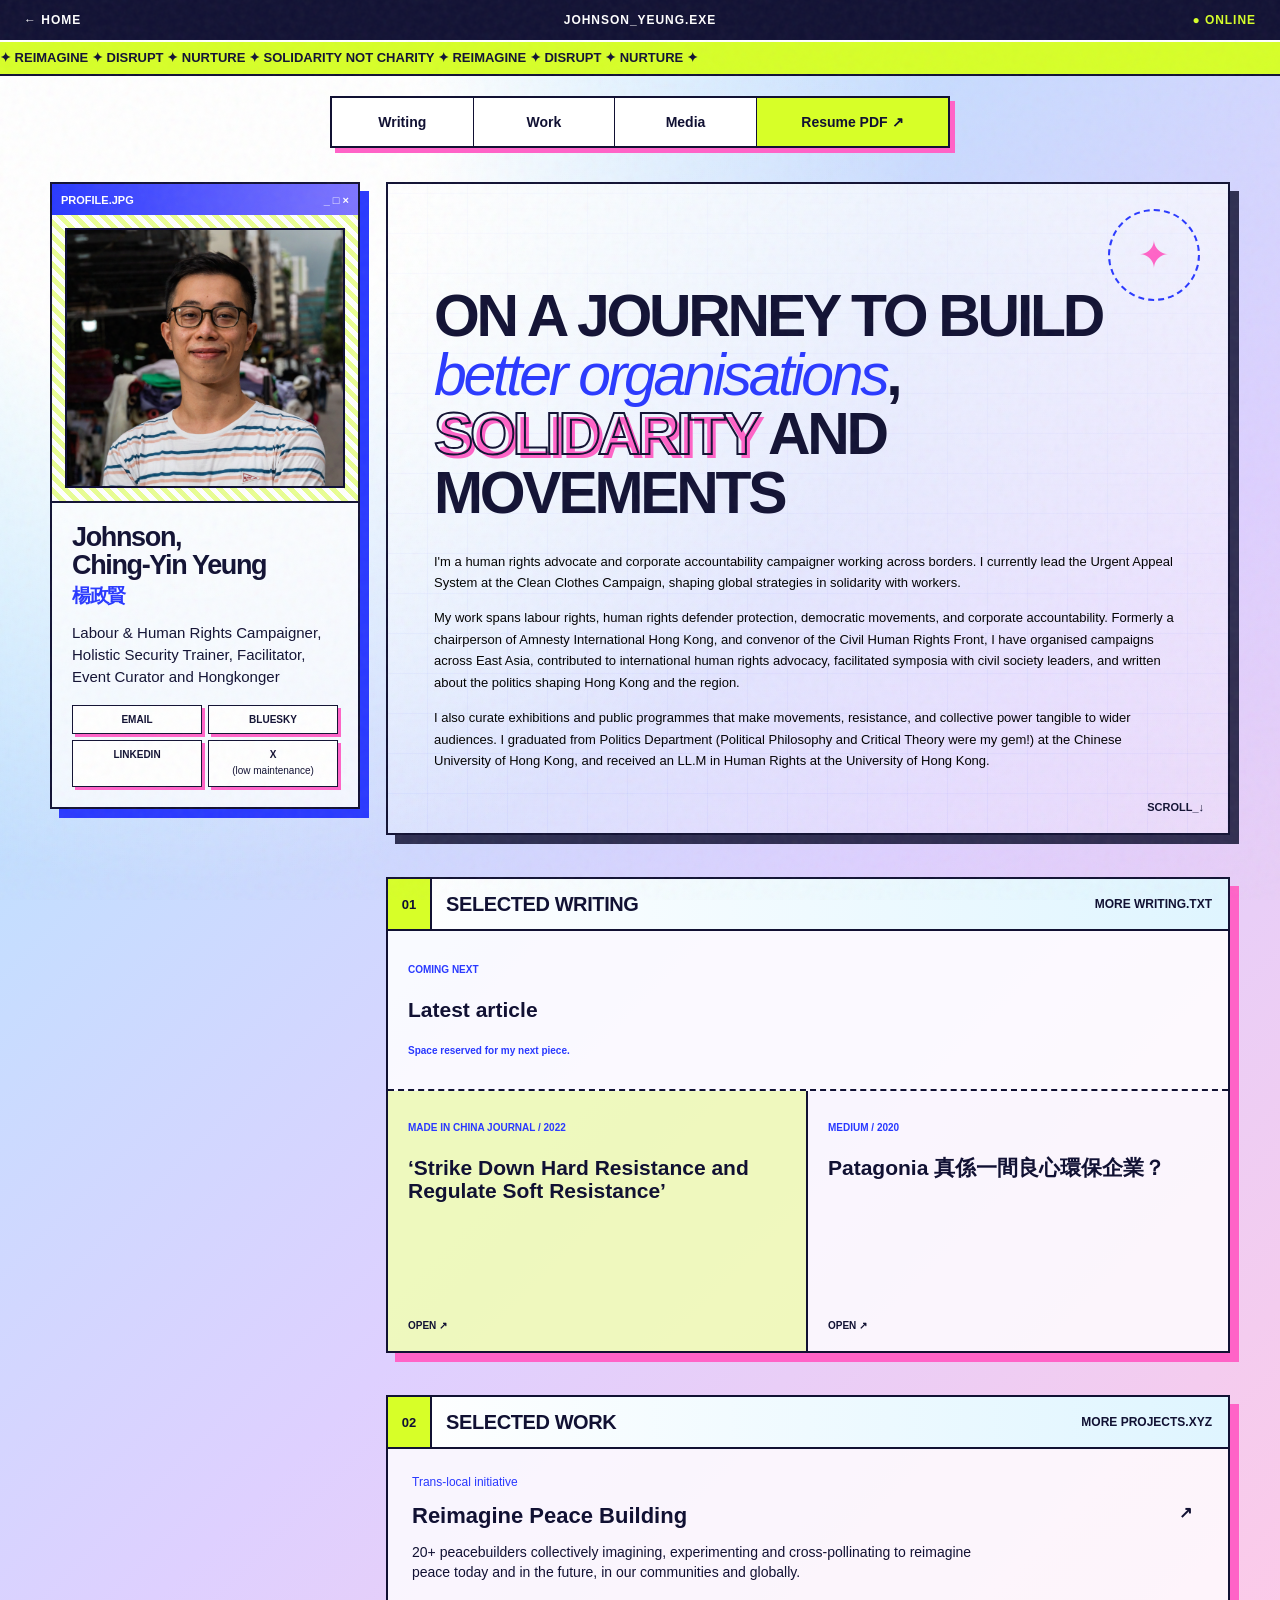
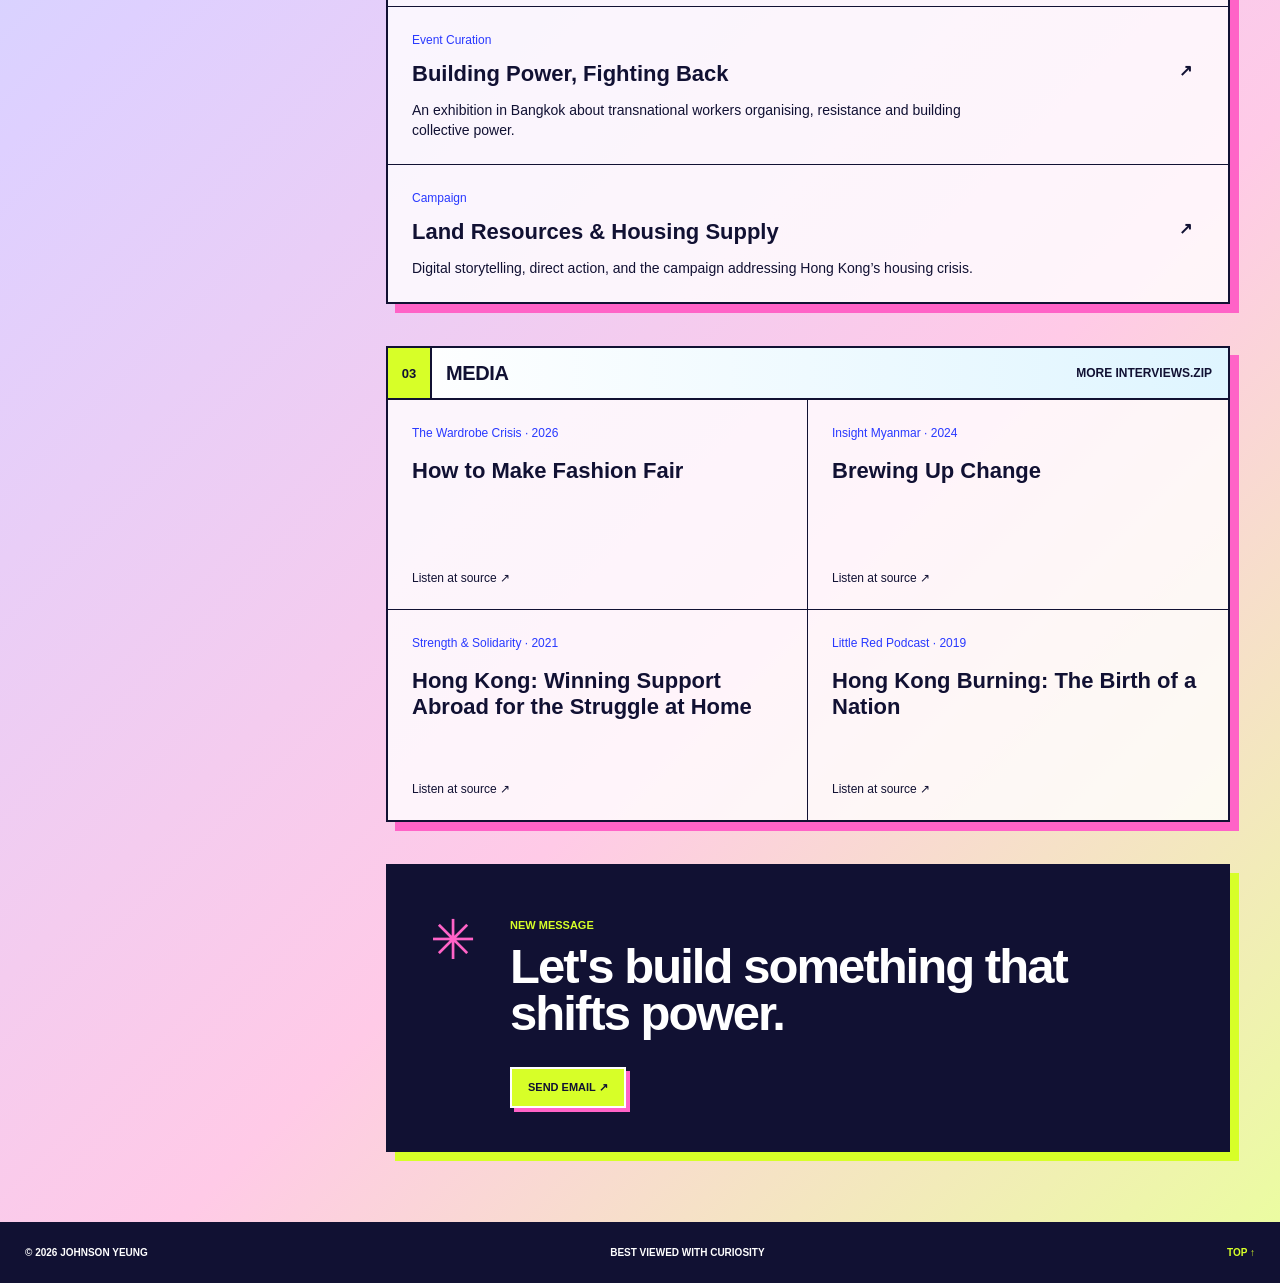
<file: index.html>
<!DOCTYPE html><html lang="en"><head><meta charSet="utf-8"/><meta name="viewport" content="width=device-width, initial-scale=1"/><link rel="preload" href="/johnson-yeung.jpg" as="image"/><link rel="stylesheet" href="/_next/static/css/index.DLZQPr7I.css" data-rsc-css-href="/_next/static/css/index.DLZQPr7I.css" data-precedence="vite-rsc/importer-resources"/><link rel="stylesheet" href="/_next/static/css/content.DHL3jkpe.css" data-rsc-css-href="/_next/static/css/content.DHL3jkpe.css" data-precedence="vite-rsc/importer-resources"/><link rel="stylesheet" href="/_next/static/css/SectionNav.DHL3jkpe.css" data-precedence="vite-rsc/client-reference"/><link rel="modulepreload" fetchPriority="low" href="/_next/static/chunks/index-Crvdupl6.js"/><script src="/_next/static/chunks/rolldown-runtime-C60lm6uB.js" type="module" async=""></script><script src="/_next/static/chunks/framework-BgSIrAUN.js" type="module" async=""></script><link rel="modulepreload" href="/_next/static/chunks/layout-segment-context-D6j4psmK.js" crossorigin=""/><link rel="modulepreload" href="/_next/static/chunks/SectionNav-DgSDgS3A.js" crossorigin=""/><title>Johnson Yeung | Reimagine, Disrupt, Nurture</title><meta name="description" content="Labour and human rights campaigner, holistic security trainer, facilitator, event curator and Hongkonger."/><meta property="og:title" content="Johnson Yeung | Reimagine, Disrupt, Nurture"/><meta property="og:description" content="Labour and human rights campaigner, holistic security trainer, facilitator, event curator and Hongkonger."/><meta property="og:type" content="website"/><meta property="og:image" content="https://solidaritynotcharity.xyz/og.png"/><meta name="twitter:card" content="summary_large_image"/><meta name="twitter:title" content="Johnson Yeung | Reimagine, Disrupt, Nurture"/><meta name="twitter:description" content="Labour and human rights campaigner, holistic security trainer, facilitator, event curator and Hongkonger."/><meta name="twitter:image" content="https://solidaritynotcharity.xyz/og.png"/><link rel="icon" href="/favicon.svg"/><script>Object.assign(((self[Symbol.for("vinext.navigationRuntime")]??={bootstrap:{routeManifest:null},functions:{}}).bootstrap.rsc??={rsc:[]}),{params:{},nav:{"pathname":"/","searchParams":[]}})</script><link rel="modulepreload" href="/_next/static/chunks/index-Crvdupl6.js" />
</head><body><main class="_site_u3o6l_1" id="top"><div class="_noise_u3o6l_1"></div><header class="_topbar_u3o6l_1"><a href="/#top" class="_back_u3o6l_1">← HOME</a><span>JOHNSON_YEUNG.EXE</span><span class="_status_u3o6l_1">● ONLINE</span></header><div class="_ticker_u3o6l_1" aria-label="Reimagine, disrupt, nurture"><div>✦ REIMAGINE ✦ DISRUPT ✦ NURTURE ✦ SOLIDARITY NOT CHARITY ✦ REIMAGINE ✦ DISRUPT ✦ NURTURE ✦</div></div><nav class="_sectionNav_u3o6l_17" aria-label="Page sections"><a href="#writing">Writing</a><a href="#work">Work</a><a href="#media">Media</a><a class="_resumeLink_u3o6l_22" href="/johnson-yeung-cv.pdf" target="_blank" rel="noreferrer" aria-label="Resume PDF (opens in a new tab)">Resume PDF ↗</a></nav><div class="_shell_u3o6l_1"><aside class="_profile_u3o6l_1"><div class="_windowBar_u3o6l_1"><span>PROFILE.JPG</span><span>_ □ ×</span></div><div class="_photoWrap_u3o6l_1"><img src="/johnson-yeung.jpg" alt="Johnson Ching-Yin Yeung"/></div><div class="_profileCopy_u3o6l_1"><h1>Johnson,<br/>Ching-Yin Yeung<br/><span>楊政賢</span></h1><p>Labour &amp; Human Rights Campaigner, Holistic Security Trainer, Facilitator, Event Curator and Hongkonger</p><div class="_links_u3o6l_1"><a href="mailto:johnson@solidaritynotcharity.xyz">EMAIL</a><a href="https://bsky.app/profile/hkjohnsonyeung.bsky.social" target="_blank" rel="noreferrer">BLUESKY</a><a href="https://www.linkedin.com/in/hkjohnsonyeung" target="_blank" rel="noreferrer">LINKEDIN</a><a href="https://x.com/hkjohnsonyeung" target="_blank" rel="noreferrer" aria-label="X: @hkjohnsonyeung, low maintenance">X <small>(low maintenance)</small></a></div></div></aside><div class="_content_u3o6l_1"><section class="_hero_u3o6l_1"><div class="_orbit_u3o6l_1">✦</div><h2 class="_journeyHeadline_u3o6l_2">On a journey to build <em>better organisations</em>, <span>solidarity</span> and movements</h2><div class="_biography_u3o6l_4"><p>I&#x27;m a labour rights advocate and campaigner working across borders. I currently lead the Urgent Appeal System at the Clean Clothes Campaign, shaping global strategies in solidarity with workers.</p><p>My work spans labour rights, human rights defender protection, democratic movements, and corporate accountability. I have organised campaigns across East Asia, contributed to international human rights advocacy, facilitated symposia with civil society leaders, and written about the politics shaping Hong Kong and the region.</p><p>I also curate exhibitions and public programmes that make movements, resistance, and collective power tangible to wider audiences.</p></div><div class="_scrollCue_u3o6l_1">SCROLL_↓</div></section><section class="_panel_u3o6l_1" id="writing"><div class="_panelTitle_u3o6l_1"><span>01</span><h2>SELECTED WRITING</h2><a class="_moreLink_u3o6l_35" href="/y2k/writing">MORE WRITING.TXT</a></div><div class="_writingGrid_u3o6l_1"><div class="_writingCard_u3o6l_1 _futureArticle_u3o6l_9"><p>COMING NEXT</p><h3>Latest article</h3><p>Space reserved for my next piece.</p></div><a href="https://madeinchinajournal.com/2022/03/08/strike-down-hard-resistance-and-regulate-soft-resistance-the-securitisation-of-civil-society-in-hong-kong/" target="_blank" rel="noreferrer" class="_writingCard_u3o6l_1"><p>MADE IN CHINA JOURNAL / 2022</p><h3>‘Strike Down Hard Resistance and Regulate Soft Resistance’</h3><b>OPEN ↗</b></a><a href="https://medium.com/@hkjohnsonyeung/patagonia-%E7%9C%9F%E4%BF%82%E4%B8%80%E9%96%93%E7%92%B0%E4%BF%9D%E4%BC%81%E6%A5%AD-9dd3cecef34e" target="_blank" rel="noreferrer" class="_writingCard_u3o6l_1"><p>MEDIUM / 2020</p><h3>Patagonia 真係一間良心環保企業？</h3><b>OPEN ↗</b></a></div></section><section class="_panel_u3o6l_1" id="work"><div class="_panelTitle_u3o6l_1"><span>02</span><h2>SELECTED WORK</h2><a class="_moreLink_u3o6l_35" href="/y2k/projects">MORE PROJECTS.XYZ</a></div><div class="_workList_u3o6l_1"><a href="https://www.reimaginepeace.org/community" target="_blank" rel="noreferrer"><span>Trans-local initiative</span><div><h3>Reimagine Peace Building</h3><p>20+ peacebuilders collectively imagining, experimenting and cross-pollinating to reimagine peace today and in the future, in our communities and globally.</p></div><b>↗</b></a><a href="/y2k/projects#building-power"><span>Event Curation</span><div><h3>Building Power, Fighting Back</h3><p>An exhibition in Bangkok about transnational workers organising, resistance and building collective power.</p></div><b>↗</b></a><a href="/y2k/projects#housing"><span>Campaign</span><div><h3>Land Resources &amp; Housing Supply</h3><p>Digital storytelling, direct action, and the campaign addressing Hong Kong’s housing crisis.</p></div><b>↗</b></a></div></section><section class="_panel_u3o6l_1" id="media"><div class="_panelTitle_u3o6l_1"><span>03</span><h2>MEDIA</h2><a class="_moreLink_u3o6l_35" href="/y2k/interviews">MORE INTERVIEWS.ZIP</a></div><div class="_mediaGrid_u3o6l_25"><a href="https://thewardrobecrisis.com/podcast/2026/how-to-make-fashion-fair-johnson-yeung" target="_blank" rel="noreferrer"><p>The Wardrobe Crisis<!-- --> · <!-- -->2026</p><h3>How to Make Fashion Fair</h3><span>Listen at source ↗</span></a><a href="https://insightmyanmar.org/complete-shows/2024/11/19/episode-287-brewing-up-change" target="_blank" rel="noreferrer"><p>Insight Myanmar<!-- --> · <!-- -->2024</p><h3>Brewing Up Change</h3><span>Listen at source ↗</span></a><a href="https://strengthandsolidarity.org/podcast/5-winning-support-abroad-for-the-struggle-at-home/" target="_blank" rel="noreferrer"><p>Strength &amp; Solidarity<!-- --> · <!-- -->2021</p><h3>Hong Kong: Winning Support Abroad for the Struggle at Home</h3><span>Listen at source ↗</span></a><a href="https://soundcloud.com/user-201027492/hong-kong-burning-the-birth-of-a-nation-1" target="_blank" rel="noreferrer"><p>Little Red Podcast<!-- --> · <!-- -->2019</p><h3>Hong Kong Burning: The Birth of a Nation</h3><span>Listen at source ↗</span></a></div></section><section class="_contact_u3o6l_1"><span class="_star_u3o6l_1">✳</span><div><p>NEW MESSAGE</p><h2>Let&#x27;s build something that shifts power.</h2><a href="mailto:johnson@solidaritynotcharity.xyz">SEND EMAIL ↗</a></div></section></div></div><footer class="_footer_u3o6l_1"><span>© 2026 JOHNSON YEUNG</span><span>BEST VIEWED WITH CURIOSITY</span><a href="#top">TOP ↑</a></footer></main><script type="module" src="/_next/static/chunks/index-Crvdupl6.js" id="_R_" async=""></script><script>((self[Symbol.for("vinext.navigationRuntime")]??={bootstrap:{routeManifest:null},functions:{}}).bootstrap.rsc??={rsc:[]}).rsc.push("2:I[\"e6f2517adef3\",[],\"Children\",1]\n")</script><script>((self[Symbol.for("vinext.navigationRuntime")]??={bootstrap:{routeManifest:null},functions:{}}).bootstrap.rsc??={rsc:[]}).rsc.push("3:I[\"43717f2bd930\",[],\"GlobalErrorBoundary\",1]\n")</script><script>((self[Symbol.for("vinext.navigationRuntime")]??={bootstrap:{routeManifest:null},functions:{}}).bootstrap.rsc??={rsc:[]}).rsc.push("4:I[\"9fad63884413\",[],\"default\",1]\n")</script><script>((self[Symbol.for("vinext.navigationRuntime")]??={bootstrap:{routeManifest:null},functions:{}}).bootstrap.rsc??={rsc:[]}).rsc.push("5:I[\"43717f2bd930\",[],\"ErrorBoundary\",1]\n")</script><script>((self[Symbol.for("vinext.navigationRuntime")]??={bootstrap:{routeManifest:null},functions:{}}).bootstrap.rsc??={rsc:[]}).rsc.push("6:I[\"bff09c83bfdf\",[],\"LayoutSegmentProvider\",1]\n")</script><script>((self[Symbol.for("vinext.navigationRuntime")]??={bootstrap:{routeManifest:null},functions:{}}).bootstrap.rsc??={rsc:[]}).rsc.push("7:I[\"e6f2517adef3\",[],\"Slot\",1]\n")</script><script>((self[Symbol.for("vinext.navigationRuntime")]??={bootstrap:{routeManifest:null},functions:{}}).bootstrap.rsc??={rsc:[]}).rsc.push("8:I[\"2c48b5a60a14\",[],\"AppRouterScrollTarget\",1]\n")</script><script>((self[Symbol.for("vinext.navigationRuntime")]??={bootstrap:{routeManifest:null},functions:{}}).bootstrap.rsc??={rsc:[]}).rsc.push("9:I[\"43717f2bd930\",[],\"RedirectBoundary\",1]\n")</script><script>((self[Symbol.for("vinext.navigationRuntime")]??={bootstrap:{routeManifest:null},functions:{}}).bootstrap.rsc??={rsc:[]}).rsc.push(":HL[\"/_next/static/css/index.DLZQPr7I.css\",\"style\"     ]\n")</script><script>((self[Symbol.for("vinext.navigationRuntime")]??={bootstrap:{routeManifest:null},functions:{}}).bootstrap.rsc??={rsc:[]}).rsc.push("0:{\"__route\":\"route:/\",\"__interceptionContext\":null,\"__layoutIds\":[\"layout:/\"],\"__rootLayout\":\"/\",\"__sourcePage\":\"/page\",\"page:/\":\"$L1\",\"layout:/\":[[[[\"$\",\"link\",\"css:/_next/static/css/index.DLZQPr7I.css\",{\"rel\":\"stylesheet\",\"precedence\":\"vite-rsc/importer-resources\",\"href\":\"/_next/static/css/index.DLZQPr7I.css\",\"data-rsc-css-href\":\"/_next/static/css/index.DLZQPr7I.css\"}],\"$undefined\"],[\"$\",\"html\",null,{\"lang\":\"en\",\"children\":[\"$\",\"body\",null,{\"children\":[\"$\",\"$L2\",null,{}]}]}]],null],\"route:/\":[[[\"$\",\"meta\",null,{\"charSet\":\"utf-8\"}],[[\"$\",\"title\",\"0\",{\"children\":\"Johnson Yeung | Reimagine, Disrupt, Nurture\"}],[\"$\",\"meta\",\"1\",{\"name\":\"description\",\"content\":\"Labour and human rights campaigner, holistic security trainer, facilitator, event curator and Hongkonger.\"}],[\"$\",\"meta\",\"2\",{\"property\":\"og:title\",\"content\":\"Johnson Yeung | Reimagine, Disrupt, Nurture\"}],[\"$\",\"meta\",\"3\",{\"property\":\"og:description\",\"content\":\"Labour and human rights campaigner, holistic security trainer, facilitator, event curator and Hongkonger.\"}],[\"$\",\"meta\",\"4\",{\"property\":\"og:type\",\"content\":\"website\"}],[\"$\",\"meta\",\"5\",{\"property\":\"og:image\",\"content\":\"https://solidaritynotcharity.xyz/og.png\"}],[\"$\",\"meta\",\"6\",{\"name\":\"twitter:card\",\"content\":\"summary_large_image\"}],[\"$\",\"meta\",\"7\",{\"name\":\"twitter:title\",\"content\":\"Johnson Yeung | Reimagine, Disrupt, Nurture\"}],[\"$\",\"meta\",\"8\",{\"name\":\"twitter:description\",\"content\":\"Labour and human rights campaigner, holistic security trainer, facilitator, event curator and Hongkonger.\"}],[\"$\",\"meta\",\"9\",{\"name\":\"twitter:image\",\"content\":\"https://solidaritynotcharity.xyz/og.png\"}],[\"$\",\"link\",\"10\",{\"rel\":\"icon\",\"href\":\"/favicon.svg\"}]],[[\"$\",\"meta\",\"0\",{\"name\":\"viewport\",\"content\":\"width=device-width, initial-scale=1\"}]]],[\"$\",\"$L3\",null,{\"fallback\":\"$4\",\"children\":[\"$\",\"$L5\",null,{\"fallback\":\"$4\",\"children\":[\"$\",\"$L6\",null,{\"providerId\":\"layout:/\",\"segmentMap\":{\"children\":[]},\"children\":[\"$\",\"$L7\",null,{\"id\":\"layout:/\",\"parallelSlots\":\"$undefined\",\"children\":[\"$\",\"$L8\",null,{\"children\":[\"$\",\"$L9\",null,{\"children\":[[\"$\",\"$L6\",null,{\"providerId\":\"page:/\",\"segmentMap\":{\"children\":[\"__PAGE__\"]},\"children\":[\"$\",\"$L7\",null,{\"id\":\"page:/\"}]}],null]}]}]}]}]}]}],null,null],\"__layoutFlags\":{\"layout:/\":\"s\"},\"__artifactCompatibility\":{\"schemaVersion\":1,\"graphVersion\":\"app-route-graph:1177fd80f83fa7b0\",\"deploymentVersion\":\"44041104-6976-4cb6-8232-0bff17560154\",\"appElementsSchemaVersion\":1,\"rscPayloadSchemaVersion\":1,\"rootBoundaryId\":\"/\",\"renderEpoch\":null},\"__renderObservation\":{\"schemaVersion\":1,\"output\":{\"kind\":\"app-rsc\",\"mountedSlotsFingerprint\":null,\"renderEpoch\":null,\"rootBoundaryId\":\"/\",\"routeId\":\"route:/\"},\"completeness\":\"partial\",\"boundaryOutcome\":{\"kind\":\"unknown\"},\"requestApis\":[{\"kind\":\"connection\",\"status\":\"unknown\"},{\"kind\":\"cookies\",\"status\":\"unknown\"},{\"kind\":\"draftMode\",\"status\":\"unknown\"},{\"kind\":\"headers\",\"status\":\"unknown\"},{\"kind\":\"params\",\"status\":\"unknown\"},{\"kind\":\"searchParams\",\"status\":\"unknown\"}],\"dynamicFetches\":[],\"cacheTags\":[\"/\",\"_N_T_/\",\"_N_T_/index\",\"_N_T_/layout\",\"_N_T_/page\"],\"pathTags\":[\"/\"],\"cacheability\":\"unknown\",\"downgrade\":{\"target\":\"freshRender\",\"reasons\":[{\"code\":\"CP_DOWNGRADE_CACHEABILITY_UNKNOWN\",\"target\":\"freshRender\"},{\"code\":\"CP_DOWNGRADE_INCOMPLETE_OBSERVATION\",\"completeness\":\"partial\",\"target\":\"freshRender\"},{\"code\":\"CP_DOWNGRADE_UNKNOWN_REQUEST_API\",\"requestApi\":\"connection\",\"target\":\"freshRender\"},{\"code\":\"CP_DOWNGRADE_UNKNOWN_REQUEST_API\",\"requestApi\":\"cookies\",\"target\":\"freshRender\"},{\"code\":\"CP_DOWNGRADE_UNKNOWN_REQUEST_API\",\"requestApi\":\"draftMode\",\"target\":\"freshRender\"},{\"code\":\"CP_DOWNGRADE_UNKNOWN_REQUEST_API\",\"requestApi\":\"headers\",\"target\":\"freshRender\"},{\"code\":\"CP_DOWNGRADE_UNKNOWN_REQUEST_API\",\"requestApi\":\"params\",\"target\":\"freshRender\"},{\"code\":\"CP_DOWNGRADE_UNKNOWN_REQUEST_API\",\"requestApi\":\"searchParams\",\"target\":\"freshRender\"}],\"fallback\":{\"kind\":\"breakerFallback\",\"code\":\"CP_PRIVATE_DYNAMIC_DOWNGRADE\",\"mode\":\"renderFresh\",\"scope\":\"affectedOutput\",\"fields\":{\"reasonCodes\":[\"CP_DOWNGRADE_CACHEABILITY_UNKNOWN\",\"CP_DOWNGRADE_INCOMPLETE_OBSERVATION\",\"CP_DOWNGRADE_UNKNOWN_REQUEST_API\",\"CP_DOWNGRADE_UNKNOWN_REQUEST_API\",\"CP_DOWNGRADE_UNKNOWN_REQUEST_API\",\"CP_DOWNGRADE_UNKNOWN_REQUEST_API\",\"CP_DOWNGRADE_UNKNOWN_REQUEST_API\",\"CP_DOWNGRADE_UNKNOWN_REQUEST_API\"],\"target\":\"freshRender\"}},\"isPublicCacheCandidate\":false}}}\n")</script><script>((self[Symbol.for("vinext.navigationRuntime")]??={bootstrap:{routeManifest:null},functions:{}}).bootstrap.rsc??={rsc:[]}).rsc.push("a:I[\"c812f55de736\",[],\"default\",1]\n")</script><script>((self[Symbol.for("vinext.navigationRuntime")]??={bootstrap:{routeManifest:null},functions:{}}).bootstrap.rsc??={rsc:[]}).rsc.push(":HL[\"/_next/static/css/content.DHL3jkpe.css\",\"style\"     ]\n")</script><script>((self[Symbol.for("vinext.navigationRuntime")]??={bootstrap:{routeManifest:null},functions:{}}).bootstrap.rsc??={rsc:[]}).rsc.push(":HL[\"/johnson-yeung.jpg\",\"image\"]\n")</script><script>((self[Symbol.for("vinext.navigationRuntime")]??={bootstrap:{routeManifest:null},functions:{}}).bootstrap.rsc??={rsc:[]}).rsc.push("1:[[[\"$\",\"link\",\"css:/_next/static/css/index.DLZQPr7I.css\",{\"rel\":\"stylesheet\",\"precedence\":\"vite-rsc/importer-resources\",\"href\":\"/_next/static/css/index.DLZQPr7I.css\",\"data-rsc-css-href\":\"/_next/static/css/index.DLZQPr7I.css\"}],[\"$\",\"link\",\"css:/_next/static/css/content.DHL3jkpe.css\",{\"rel\":\"stylesheet\",\"precedence\":\"vite-rsc/importer-resources\",\"href\":\"/_next/static/css/content.DHL3jkpe.css\",\"data-rsc-css-href\":\"/_next/static/css/content.DHL3jkpe.css\"}],\"$undefined\"],[\"$\",\"main\",null,{\"className\":\"_site_u3o6l_1\",\"id\":\"top\",\"children\":[[\"$\",\"div\",null,{\"className\":\"_noise_u3o6l_1\"}],[\"$\",\"header\",null,{\"className\":\"_topbar_u3o6l_1\",\"children\":[[\"$\",\"a\",null,{\"href\":\"/#top\",\"className\":\"_back_u3o6l_1\",\"children\":\"← HOME\"}],[\"$\",\"span\",null,{\"children\":\"JOHNSON_YEUNG.EXE\"}],[\"$\",\"span\",null,{\"className\":\"_status_u3o6l_1\",\"children\":\"● ONLINE\"}]]}],[\"$\",\"div\",null,{\"className\":\"_ticker_u3o6l_1\",\"aria-label\":\"Reimagine, disrupt, nurture\",\"children\":[\"$\",\"div\",null,{\"children\":\"✦ REIMAGINE ✦ DISRUPT ✦ NURTURE ✦ SOLIDARITY NOT CHARITY ✦ REIMAGINE ✦ DISRUPT ✦ NURTURE ✦\"}]}],[\"$\",\"$La\",null,{}],[\"$\",\"div\",null,{\"className\":\"_shell_u3o6l_1\",\"children\":[[\"$\",\"aside\",null,{\"className\":\"_profile_u3o6l_1\",\"children\":[[\"$\",\"div\",null,{\"className\":\"_windowBar_u3o6l_1\",\"children\":[[\"$\",\"span\",null,{\"children\":\"PROFILE.JPG\"}],[\"$\",\"span\",null,{\"children\":\"_ □ ×\"}]]}],[\"$\",\"div\",null,{\"className\":\"_photoWrap_u3o6l_1\",\"children\":[\"$\",\"img\",null,{\"src\":\"/johnson-yeung.jpg\",\"alt\":\"Johnson Ching-Yin Yeung\"}]}],[\"$\",\"div\",null,{\"className\":\"_profileCopy_u3o6l_1\",\"children\":[[\"$\",\"h1\",null,{\"children\":[\"Johnson,\",[\"$\",\"br\",null,{}],\"Ching-Yin Yeung\",[\"$\",\"br\",null,{}],[\"$\",\"span\",null,{\"children\":\"楊政賢\"}]]}],[\"$\",\"p\",null,{\"children\":\"Labour \u0026 Human Rights Campaigner, Holistic Security Trainer, Facilitator, Event Curator and Hongkonger\"}],[\"$\",\"div\",null,{\"className\":\"_links_u3o6l_1\",\"children\":[[\"$\",\"a\",null,{\"href\":\"mailto:johnson@solidaritynotcharity.xyz\",\"children\":\"EMAIL\"}],[\"$\",\"a\",null,{\"href\":\"https://bsky.app/profile/hkjohnsonyeung.bsky.social\",\"target\":\"_blank\",\"rel\":\"noreferrer\",\"children\":\"BLUESKY\"}],[\"$\",\"a\",null,{\"href\":\"https://www.linkedin.com/in/hkjohnsonyeung\",\"target\":\"_blank\",\"rel\":\"noreferrer\",\"children\":\"LINKEDIN\"}],[\"$\",\"a\",null,{\"href\":\"https://x.com/hkjohnsonyeung\",\"target\":\"_blank\",\"rel\":\"noreferrer\",\"aria-label\":\"X: @hkjohnsonyeung, low maintenance\",\"children\":[\"X \",[\"$\",\"small\",null,{\"children\":\"(low maintenance)\"}]]}]]}]]}]]}],[\"$\",\"div\",null,{\"className\":\"_content_u3o6l_1\",\"children\":[[\"$\",\"section\",null,{\"className\":\"_hero_u3o6l_1\",\"children\":[[\"$\",\"div\",null,{\"className\":\"_orbit_u3o6l_1\",\"children\":\"✦\"}],[\"$\",\"h2\",null,{\"className\":\"_journeyHeadline_u3o6l_2\",\"children\":[\"On a journey to build \",[\"$\",\"em\",null,{\"children\":\"better organisations\"}],\", \",[\"$\",\"span\",null,{\"children\":\"solidarity\"}],\" and movements\"]}],[\"$\",\"div\",null,{\"className\":\"_biography_u3o6l_4\",\"children\":[[\"$\",\"p\",null,{\"children\":\"I'm a human rights advocate and corporate accountability campaigner working across borders. I currently lead the Urgent Appeal System at the Clean Clothes Campaign, shaping global strategies in solidarity with workers.\"}],[\"$\",\"p\",null,{\"children\":\"My work spans labour rights, human rights defender protection, democratic movements, and corporate accountability. Formerly a chairperson of Amnesty International Hong Kong, and convenor of the Civil Human Rights Front, I have organised campaigns across East Asia, contributed to international human rights advocacy, facilitated symposia with civil society leaders, and written about the politics shaping Hong Kong and the region.\"}],[\"$\",\"p\",null,{\"children\":\"I also curate exhibitions and public programmes that make movements, resistance, and collective power tangible to wider audiences. I graduated from Politics Department (Political Philosophy and Critical Theory were my gem!) at the Chinese University of Hong Kong, and received an LL.M in Human Rights at the University of Hong Kong. \"}]]}],[\"$\",\"div\",null,{\"className\":\"_scrollCue_u3o6l_1\",\"children\":\"SCROLL_↓\"}]]}],[\"$\",\"section\",null,{\"className\":\"_panel_u3o6l_1\",\"id\":\"writing\",\"children\":[[\"$\",\"div\",null,{\"className\":\"_panelTitle_u3o6l_1\",\"children\":[[\"$\",\"span\",null,{\"children\":\"01\"}],[\"$\",\"h2\",null,{\"children\":\"SELECTED WRITING\"}],[\"$\",\"a\",null,{\"className\":\"_moreLink_u3o6l_35\",\"href\":\"/y2k/writing\",\"children\":\"MORE WRITING.TXT\"}]]}],[\"$\",\"div\",null,{\"className\":\"_writingGrid_u3o6l_1\",\"children\":[[\"$\",\"div\",null,{\"className\":\"_writingCard_u3o6l_1 _futureArticle_u3o6l_9\",\"children\":[[\"$\",\"p\",null,{\"children\":\"COMING NEXT\"}],\"$Lb\",\"$Lc\"]}],[\"$Ld\",\"$Le\"]]}]]}],\"$Lf\",\"$L10\",\"$L11\"]}]]}],\"$L12\"]}]]\n")</script><script>((self[Symbol.for("vinext.navigationRuntime")]??={bootstrap:{routeManifest:null},functions:{}}).bootstrap.rsc??={rsc:[]}).rsc.push("b:[\"$\",\"h3\",null,{\"children\":\"Latest article\"}]\n")</script><script>((self[Symbol.for("vinext.navigationRuntime")]??={bootstrap:{routeManifest:null},functions:{}}).bootstrap.rsc??={rsc:[]}).rsc.push("c:[\"$\",\"p\",null,{\"children\":\"Space reserved for my next piece.\"}]\n")</script><script>((self[Symbol.for("vinext.navigationRuntime")]??={bootstrap:{routeManifest:null},functions:{}}).bootstrap.rsc??={rsc:[]}).rsc.push("d:[\"$\",\"a\",\"‘Strike Down Hard Resistance and Regulate Soft Resistance’\",{\"href\":\"https://madeinchinajournal.com/2022/03/08/strike-down-hard-resistance-and-regulate-soft-resistance-the-securitisation-of-civil-society-in-hong-kong/\",\"target\":\"_blank\",\"rel\":\"noreferrer\",\"className\":\"_writingCard_u3o6l_1\",\"children\":[[\"$\",\"p\",null,{\"children\":\"MADE IN CHINA JOURNAL / 2022\"}],[\"$\",\"h3\",null,{\"children\":\"‘Strike Down Hard Resistance and Regulate Soft Resistance’\"}],[\"$\",\"b\",null,{\"children\":\"OPEN ↗\"}]]}]\n")</script><script>((self[Symbol.for("vinext.navigationRuntime")]??={bootstrap:{routeManifest:null},functions:{}}).bootstrap.rsc??={rsc:[]}).rsc.push("e:[\"$\",\"a\",\"Patagonia 真係一間良心環保企業？\",{\"href\":\"https://medium.com/@hkjohnsonyeung/patagonia-%E7%9C%9F%E4%BF%82%E4%B8%80%E9%96%93%E7%92%B0%E4%BF%9D%E4%BC%81%E6%A5%AD-9dd3cecef34e\",\"target\":\"_blank\",\"rel\":\"noreferrer\",\"className\":\"_writingCard_u3o6l_1\",\"children\":[[\"$\",\"p\",null,{\"children\":\"MEDIUM / 2020\"}],[\"$\",\"h3\",null,{\"children\":\"Patagonia 真係一間良心環保企業？\"}],[\"$\",\"b\",null,{\"children\":\"OPEN ↗\"}]]}]\n")</script><script>((self[Symbol.for("vinext.navigationRuntime")]??={bootstrap:{routeManifest:null},functions:{}}).bootstrap.rsc??={rsc:[]}).rsc.push("f:[\"$\",\"section\",null,{\"className\":\"_panel_u3o6l_1\",\"id\":\"work\",\"children\":[[\"$\",\"div\",null,{\"className\":\"_panelTitle_u3o6l_1\",\"children\":[[\"$\",\"span\",null,{\"children\":\"02\"}],[\"$\",\"h2\",null,{\"children\":\"SELECTED WORK\"}],[\"$\",\"a\",null,{\"className\":\"_moreLink_u3o6l_35\",\"href\":\"/y2k/projects\",\"children\":\"MORE PROJECTS.XYZ\"}]]}],[\"$\",\"div\",null,{\"className\":\"_workList_u3o6l_1\",\"children\":[[\"$\",\"a\",\"Reimagine Peace Building\",{\"href\":\"https://www.reimaginepeace.org/community\",\"target\":\"_blank\",\"rel\":\"noreferrer\",\"children\":[[\"$\",\"span\",null,{\"children\":\"Trans-local initiative\"}],[\"$\",\"div\",null,{\"children\":[[\"$\",\"h3\",null,{\"children\":\"Reimagine Peace Building\"}],[\"$\",\"p\",null,{\"children\":\"20+ peacebuilders collectively imagining, experimenting and cross-pollinating to reimagine peace today and in the future, in our communities and globally.\"}]]}],[\"$\",\"b\",null,{\"children\":\"↗\"}]]}],[\"$\",\"a\",\"Building Power, Fighting Back\",{\"href\":\"/y2k/projects#building-power\",\"target\":\"$undefined\",\"rel\":\"$undefined\",\"children\":[[\"$\",\"span\",null,{\"children\":\"Event Curation\"}],[\"$\",\"div\",null,{\"children\":[[\"$\",\"h3\",null,{\"children\":\"Building Power, Fighting Back\"}],[\"$\",\"p\",null,{\"children\":\"An exhibition in Bangkok about transnational workers organising, resistance and building collective power.\"}]]}],[\"$\",\"b\",null,{\"children\":\"↗\"}]]}],[\"$\",\"a\",\"Land Resources \u0026 Housing Supply\",{\"href\":\"/y2k/projects#housing\",\"target\":\"$undefined\",\"rel\":\"$undefined\",\"children\":[[\"$\",\"span\",null,{\"children\":\"Campaign\"}],[\"$\",\"div\",null,{\"children\":[[\"$\",\"h3\",null,{\"children\":\"Land Resources \u0026 Housing Supply\"}],[\"$\",\"p\",null,{\"children\":\"Digital storytelling, direct action, and the campaign addressing Hong Kong’s housing crisis.\"}]]}],[\"$\",\"b\",null,{\"children\":\"↗\"}]]}]]}]]}]\n")</script><script>((self[Symbol.for("vinext.navigationRuntime")]??={bootstrap:{routeManifest:null},functions:{}}).bootstrap.rsc??={rsc:[]}).rsc.push("10:[\"$\",\"section\",null,{\"className\":\"_panel_u3o6l_1\",\"id\":\"media\",\"children\":[[\"$\",\"div\",null,{\"className\":\"_panelTitle_u3o6l_1\",\"children\":[[\"$\",\"span\",null,{\"children\":\"03\"}],[\"$\",\"h2\",null,{\"children\":\"MEDIA\"}],[\"$\",\"a\",null,{\"className\":\"_moreLink_u3o6l_35\",\"href\":\"/y2k/interviews\",\"children\":\"MORE INTERVIEWS.ZIP\"}]]}],[\"$\",\"div\",null,{\"className\":\"_mediaGrid_u3o6l_25\",\"children\":[[\"$\",\"a\",\"How to Make Fashion Fair\",{\"href\":\"https://thewardrobecrisis.com/podcast/2026/how-to-make-fashion-fair-johnson-yeung\",\"target\":\"_blank\",\"rel\":\"noreferrer\",\"children\":[[\"$\",\"p\",null,{\"children\":[\"The Wardrobe Crisis\",\" · \",\"2026\"]}],[\"$\",\"h3\",null,{\"children\":\"How to Make Fashion Fair\"}],[\"$\",\"span\",null,{\"children\":\"Listen at source ↗\"}]]}],[\"$\",\"a\",\"Brewing Up Change\",{\"href\":\"https://insightmyanmar.org/complete-shows/2024/11/19/episode-287-brewing-up-change\",\"target\":\"_blank\",\"rel\":\"noreferrer\",\"children\":[[\"$\",\"p\",null,{\"children\":[\"Insight Myanmar\",\" · \",\"2024\"]}],[\"$\",\"h3\",null,{\"children\":\"Brewing Up Change\"}],[\"$\",\"span\",null,{\"children\":\"Listen at source ↗\"}]]}],[\"$\",\"a\",\"Hong Kong: Winning Support Abroad for the Struggle at Home\",{\"href\":\"https://strengthandsolidarity.org/podcast/5-winning-support-abroad-for-the-struggle-at-home/\",\"target\":\"_blank\",\"rel\":\"noreferrer\",\"children\":[[\"$\",\"p\",null,{\"children\":[\"Strength \u0026 Solidarity\",\" · \",\"2021\"]}],[\"$\",\"h3\",null,{\"children\":\"Hong Kong: Winning Support Abroad for the Struggle at Home\"}],[\"$\",\"span\",null,{\"children\":\"Listen at source ↗\"}]]}],[\"$\",\"a\",\"Hong Kong Burning: The Birth of a Nation\",{\"href\":\"https://soundcloud.com/user-201027492/hong-kong-burning-the-birth-of-a-nation-1\",\"target\":\"_blank\",\"rel\":\"noreferrer\",\"children\":[[\"$\",\"p\",null,{\"children\":[\"Little Red Podcast\",\" · \",\"2019\"]}],[\"$\",\"h3\",null,{\"children\":\"Hong Kong Burning: The Birth of a Nation\"}],[\"$\",\"span\",null,{\"children\":\"Listen at source ↗\"}]]}]]}]]}]\n")</script><script>((self[Symbol.for("vinext.navigationRuntime")]??={bootstrap:{routeManifest:null},functions:{}}).bootstrap.rsc??={rsc:[]}).rsc.push("11:[\"$\",\"section\",null,{\"className\":\"_contact_u3o6l_1\",\"children\":[[\"$\",\"span\",null,{\"className\":\"_star_u3o6l_1\",\"children\":\"✳\"}],[\"$\",\"div\",null,{\"children\":[[\"$\",\"p\",null,{\"children\":\"NEW MESSAGE\"}],[\"$\",\"h2\",null,{\"children\":\"Let's build something that shifts power.\"}],[\"$\",\"a\",null,{\"href\":\"mailto:johnson@solidaritynotcharity.xyz\",\"children\":\"SEND EMAIL ↗\"}]]}]]}]\n")</script><script>((self[Symbol.for("vinext.navigationRuntime")]??={bootstrap:{routeManifest:null},functions:{}}).bootstrap.rsc??={rsc:[]}).rsc.push("12:[\"$\",\"footer\",null,{\"className\":\"_footer_u3o6l_1\",\"children\":[[\"$\",\"span\",null,{\"children\":\"© 2026 JOHNSON YEUNG\"}],[\"$\",\"span\",null,{\"children\":\"BEST VIEWED WITH CURIOSITY\"}],[\"$\",\"a\",null,{\"href\":\"#top\",\"children\":\"TOP ↑\"}]]}]\n")</script><script>Object.assign(((self[Symbol.for("vinext.navigationRuntime")]??={bootstrap:{routeManifest:null},functions:{}}).bootstrap.rsc??={rsc:[]}),{"initialCacheKind":"static"});((self[Symbol.for("vinext.navigationRuntime")]??={bootstrap:{routeManifest:null},functions:{}}).bootstrap.rsc??={rsc:[]}).done=true</script></body></html>
</file>
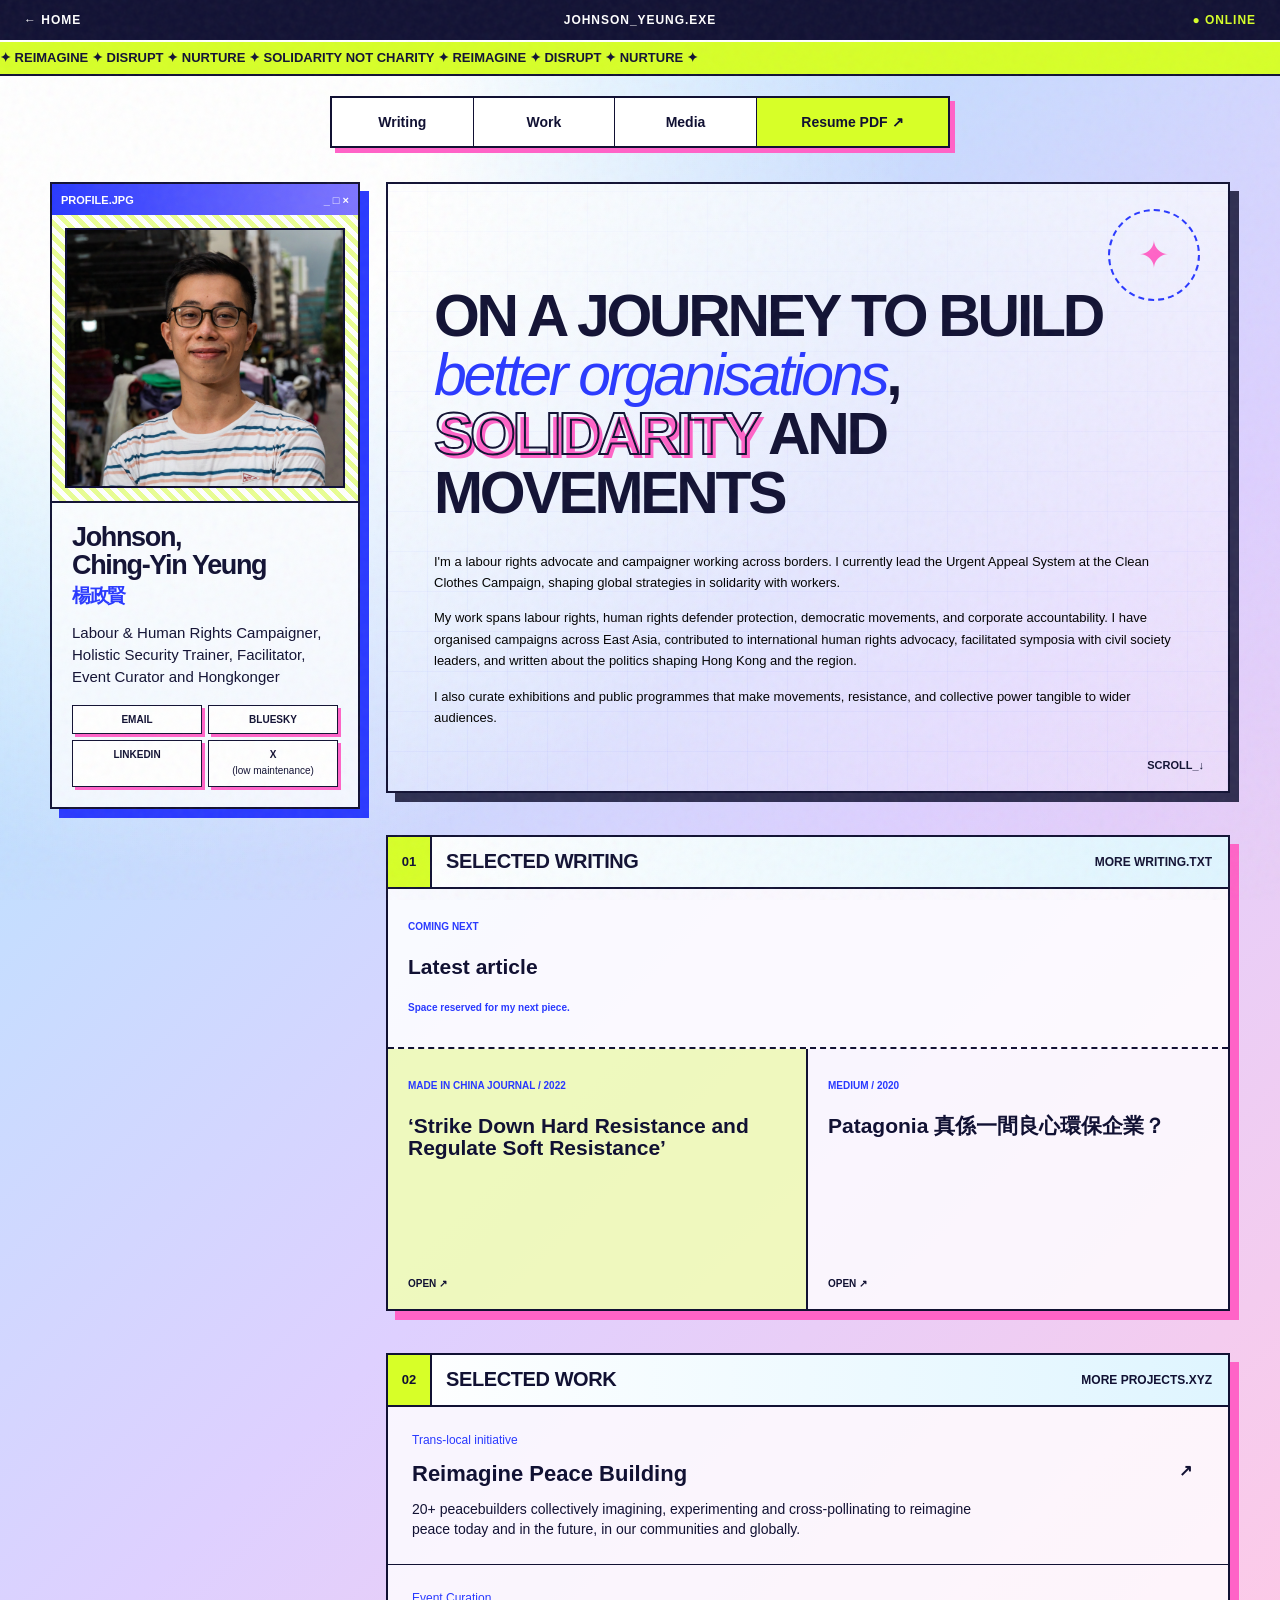
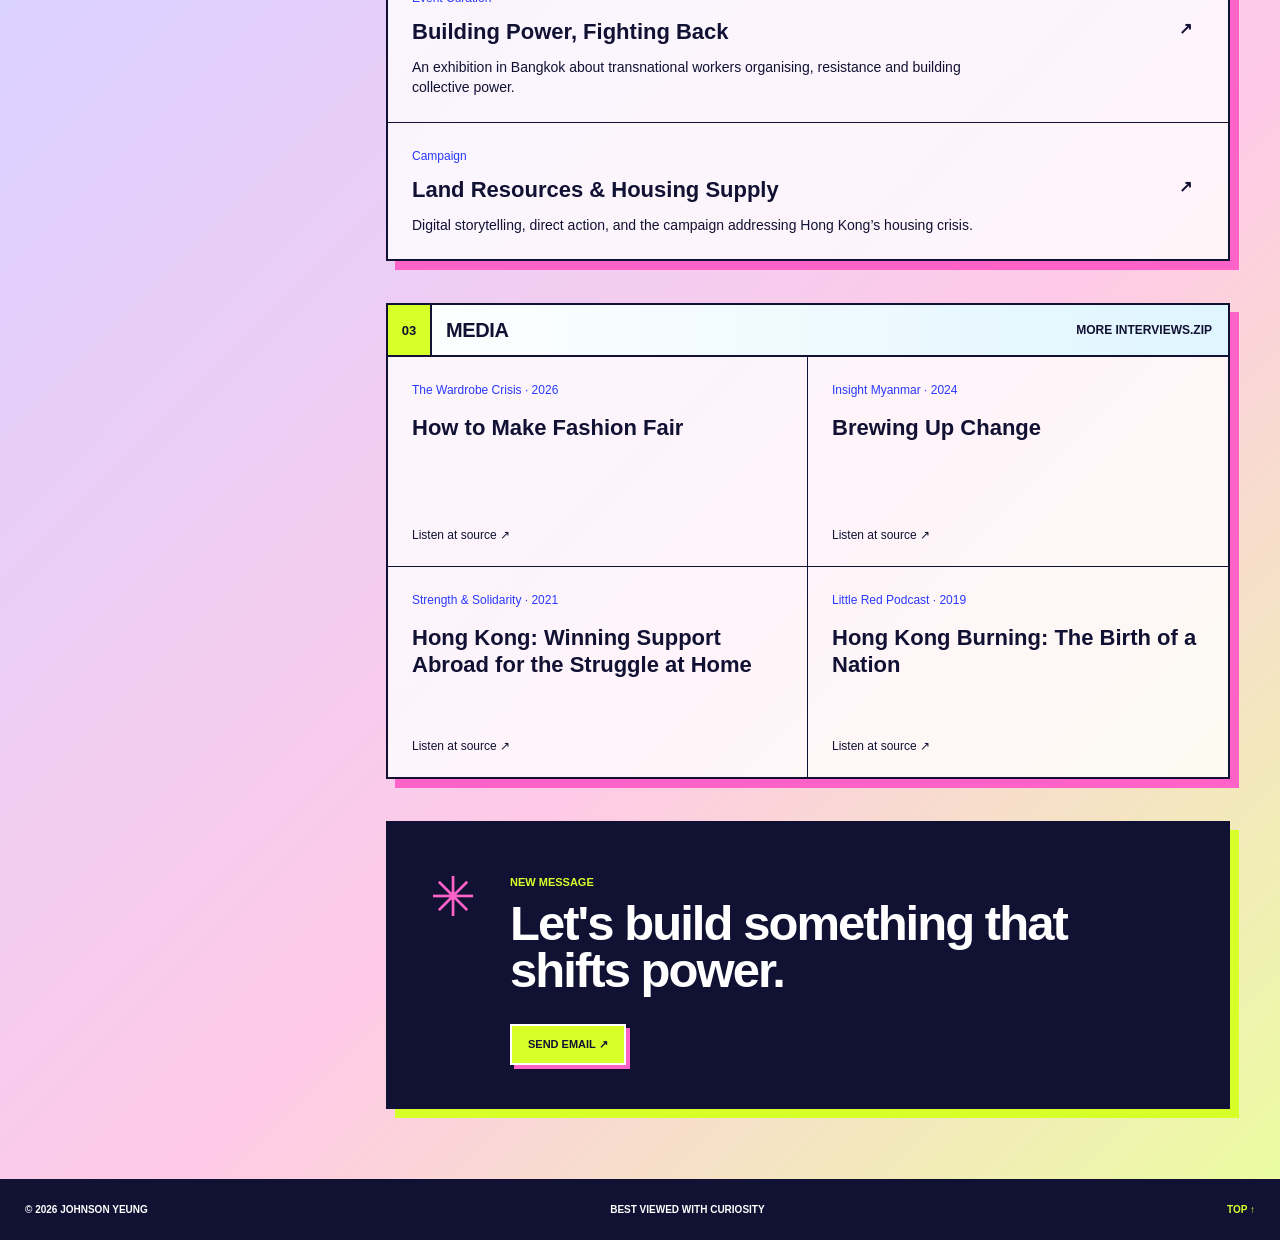
<file: y2k/index.html>
<!DOCTYPE html><html lang="en"><head><meta charSet="utf-8"/><meta name="viewport" content="width=device-width, initial-scale=1"/><link rel="preload" href="/johnson-yeung.jpg" as="image"/><link rel="stylesheet" href="/_next/static/css/index.DLZQPr7I.css" data-rsc-css-href="/_next/static/css/index.DLZQPr7I.css" data-precedence="vite-rsc/importer-resources"/><link rel="stylesheet" href="/_next/static/css/content.DHL3jkpe.css" data-rsc-css-href="/_next/static/css/content.DHL3jkpe.css" data-precedence="vite-rsc/importer-resources"/><link rel="stylesheet" href="/_next/static/css/SectionNav.DHL3jkpe.css" data-precedence="vite-rsc/client-reference"/><link rel="modulepreload" fetchPriority="low" href="/_next/static/chunks/index-Crvdupl6.js"/><script src="/_next/static/chunks/rolldown-runtime-C60lm6uB.js" type="module" async=""></script><script src="/_next/static/chunks/framework-BgSIrAUN.js" type="module" async=""></script><link rel="modulepreload" href="/_next/static/chunks/layout-segment-context-D6j4psmK.js" crossorigin=""/><link rel="modulepreload" href="/_next/static/chunks/SectionNav-DgSDgS3A.js" crossorigin=""/><title>Johnson Yeung | Reimagine, Disrupt, Nurture</title><meta name="description" content="Labour and human rights campaigner, holistic security trainer, facilitator, event curator and Hongkonger."/><meta property="og:title" content="Johnson Yeung | Reimagine, Disrupt, Nurture"/><meta property="og:description" content="Labour and human rights campaigner, holistic security trainer, facilitator, event curator and Hongkonger."/><meta property="og:type" content="website"/><meta property="og:image" content="https://solidaritynotcharity.xyz/og.png"/><meta name="twitter:card" content="summary_large_image"/><meta name="twitter:title" content="Johnson Yeung | Reimagine, Disrupt, Nurture"/><meta name="twitter:description" content="Labour and human rights campaigner, holistic security trainer, facilitator, event curator and Hongkonger."/><meta name="twitter:image" content="https://solidaritynotcharity.xyz/og.png"/><link rel="icon" href="/favicon.svg"/><script>Object.assign(((self[Symbol.for("vinext.navigationRuntime")]??={bootstrap:{routeManifest:null},functions:{}}).bootstrap.rsc??={rsc:[]}),{params:{},nav:{"pathname":"/y2k","searchParams":[]}})</script><link rel="modulepreload" href="/_next/static/chunks/index-Crvdupl6.js" />
</head><body><main class="_site_u3o6l_1" id="top"><div class="_noise_u3o6l_1"></div><header class="_topbar_u3o6l_1"><a href="/#top" class="_back_u3o6l_1">← HOME</a><span>JOHNSON_YEUNG.EXE</span><span class="_status_u3o6l_1">● ONLINE</span></header><div class="_ticker_u3o6l_1" aria-label="Reimagine, disrupt, nurture"><div>✦ REIMAGINE ✦ DISRUPT ✦ NURTURE ✦ SOLIDARITY NOT CHARITY ✦ REIMAGINE ✦ DISRUPT ✦ NURTURE ✦</div></div><nav class="_sectionNav_u3o6l_17" aria-label="Page sections"><a href="#writing">Writing</a><a href="#work">Work</a><a href="#media">Media</a><a class="_resumeLink_u3o6l_22" href="/johnson-yeung-cv.pdf" target="_blank" rel="noreferrer" aria-label="Resume PDF (opens in a new tab)">Resume PDF ↗</a></nav><div class="_shell_u3o6l_1"><aside class="_profile_u3o6l_1"><div class="_windowBar_u3o6l_1"><span>PROFILE.JPG</span><span>_ □ ×</span></div><div class="_photoWrap_u3o6l_1"><img src="/johnson-yeung.jpg" alt="Johnson Ching-Yin Yeung"/></div><div class="_profileCopy_u3o6l_1"><h1>Johnson,<br/>Ching-Yin Yeung<br/><span>楊政賢</span></h1><p>Labour &amp; Human Rights Campaigner, Holistic Security Trainer, Facilitator, Event Curator and Hongkonger</p><div class="_links_u3o6l_1"><a href="mailto:johnson@solidaritynotcharity.xyz">EMAIL</a><a href="https://bsky.app/profile/hkjohnsonyeung.bsky.social" target="_blank" rel="noreferrer">BLUESKY</a><a href="https://www.linkedin.com/in/hkjohnsonyeung" target="_blank" rel="noreferrer">LINKEDIN</a><a href="https://x.com/hkjohnsonyeung" target="_blank" rel="noreferrer" aria-label="X: @hkjohnsonyeung, low maintenance">X <small>(low maintenance)</small></a></div></div></aside><div class="_content_u3o6l_1"><section class="_hero_u3o6l_1"><div class="_orbit_u3o6l_1">✦</div><h2 class="_journeyHeadline_u3o6l_2">On a journey to build <em>better organisations</em>, <span>solidarity</span> and movements</h2><div class="_biography_u3o6l_4"><p>I&#x27;m a labour rights advocate and campaigner working across borders. I currently lead the Urgent Appeal System at the Clean Clothes Campaign, shaping global strategies in solidarity with workers.</p><p>My work spans labour rights, human rights defender protection, democratic movements, and corporate accountability. I have organised campaigns across East Asia, contributed to international human rights advocacy, facilitated symposia with civil society leaders, and written about the politics shaping Hong Kong and the region.</p><p>I also curate exhibitions and public programmes that make movements, resistance, and collective power tangible to wider audiences.</p></div><div class="_scrollCue_u3o6l_1">SCROLL_↓</div></section><section class="_panel_u3o6l_1" id="writing"><div class="_panelTitle_u3o6l_1"><span>01</span><h2>SELECTED WRITING</h2><a class="_moreLink_u3o6l_35" href="/y2k/writing">MORE WRITING.TXT</a></div><div class="_writingGrid_u3o6l_1"><div class="_writingCard_u3o6l_1 _futureArticle_u3o6l_9"><p>COMING NEXT</p><h3>Latest article</h3><p>Space reserved for my next piece.</p></div><a href="https://madeinchinajournal.com/2022/03/08/strike-down-hard-resistance-and-regulate-soft-resistance-the-securitisation-of-civil-society-in-hong-kong/" target="_blank" rel="noreferrer" class="_writingCard_u3o6l_1"><p>MADE IN CHINA JOURNAL / 2022</p><h3>‘Strike Down Hard Resistance and Regulate Soft Resistance’</h3><b>OPEN ↗</b></a><a href="https://medium.com/@hkjohnsonyeung/patagonia-%E7%9C%9F%E4%BF%82%E4%B8%80%E9%96%93%E7%92%B0%E4%BF%9D%E4%BC%81%E6%A5%AD-9dd3cecef34e" target="_blank" rel="noreferrer" class="_writingCard_u3o6l_1"><p>MEDIUM / 2020</p><h3>Patagonia 真係一間良心環保企業？</h3><b>OPEN ↗</b></a></div></section><section class="_panel_u3o6l_1" id="work"><div class="_panelTitle_u3o6l_1"><span>02</span><h2>SELECTED WORK</h2><a class="_moreLink_u3o6l_35" href="/y2k/projects">MORE PROJECTS.XYZ</a></div><div class="_workList_u3o6l_1"><a href="https://www.reimaginepeace.org/community" target="_blank" rel="noreferrer"><span>Trans-local initiative</span><div><h3>Reimagine Peace Building</h3><p>20+ peacebuilders collectively imagining, experimenting and cross-pollinating to reimagine peace today and in the future, in our communities and globally.</p></div><b>↗</b></a><a href="/y2k/projects#building-power"><span>Event Curation</span><div><h3>Building Power, Fighting Back</h3><p>An exhibition in Bangkok about transnational workers organising, resistance and building collective power.</p></div><b>↗</b></a><a href="/y2k/projects#housing"><span>Campaign</span><div><h3>Land Resources &amp; Housing Supply</h3><p>Digital storytelling, direct action, and the campaign addressing Hong Kong’s housing crisis.</p></div><b>↗</b></a></div></section><section class="_panel_u3o6l_1" id="media"><div class="_panelTitle_u3o6l_1"><span>03</span><h2>MEDIA</h2><a class="_moreLink_u3o6l_35" href="/y2k/interviews">MORE INTERVIEWS.ZIP</a></div><div class="_mediaGrid_u3o6l_25"><a href="https://thewardrobecrisis.com/podcast/2026/how-to-make-fashion-fair-johnson-yeung" target="_blank" rel="noreferrer"><p>The Wardrobe Crisis<!-- --> · <!-- -->2026</p><h3>How to Make Fashion Fair</h3><span>Listen at source ↗</span></a><a href="https://insightmyanmar.org/complete-shows/2024/11/19/episode-287-brewing-up-change" target="_blank" rel="noreferrer"><p>Insight Myanmar<!-- --> · <!-- -->2024</p><h3>Brewing Up Change</h3><span>Listen at source ↗</span></a><a href="https://strengthandsolidarity.org/podcast/5-winning-support-abroad-for-the-struggle-at-home/" target="_blank" rel="noreferrer"><p>Strength &amp; Solidarity<!-- --> · <!-- -->2021</p><h3>Hong Kong: Winning Support Abroad for the Struggle at Home</h3><span>Listen at source ↗</span></a><a href="https://soundcloud.com/user-201027492/hong-kong-burning-the-birth-of-a-nation-1" target="_blank" rel="noreferrer"><p>Little Red Podcast<!-- --> · <!-- -->2019</p><h3>Hong Kong Burning: The Birth of a Nation</h3><span>Listen at source ↗</span></a></div></section><section class="_contact_u3o6l_1"><span class="_star_u3o6l_1">✳</span><div><p>NEW MESSAGE</p><h2>Let&#x27;s build something that shifts power.</h2><a href="mailto:johnson@solidaritynotcharity.xyz">SEND EMAIL ↗</a></div></section></div></div><footer class="_footer_u3o6l_1"><span>© 2026 JOHNSON YEUNG</span><span>BEST VIEWED WITH CURIOSITY</span><a href="#top">TOP ↑</a></footer></main><script type="module" src="/_next/static/chunks/index-Crvdupl6.js" id="_R_" async=""></script><script>((self[Symbol.for("vinext.navigationRuntime")]??={bootstrap:{routeManifest:null},functions:{}}).bootstrap.rsc??={rsc:[]}).rsc.push("2:I[\"e6f2517adef3\",[],\"Children\",1]\n")</script><script>((self[Symbol.for("vinext.navigationRuntime")]??={bootstrap:{routeManifest:null},functions:{}}).bootstrap.rsc??={rsc:[]}).rsc.push("3:I[\"43717f2bd930\",[],\"GlobalErrorBoundary\",1]\n")</script><script>((self[Symbol.for("vinext.navigationRuntime")]??={bootstrap:{routeManifest:null},functions:{}}).bootstrap.rsc??={rsc:[]}).rsc.push("4:I[\"9fad63884413\",[],\"default\",1]\n")</script><script>((self[Symbol.for("vinext.navigationRuntime")]??={bootstrap:{routeManifest:null},functions:{}}).bootstrap.rsc??={rsc:[]}).rsc.push("5:I[\"43717f2bd930\",[],\"ErrorBoundary\",1]\n")</script><script>((self[Symbol.for("vinext.navigationRuntime")]??={bootstrap:{routeManifest:null},functions:{}}).bootstrap.rsc??={rsc:[]}).rsc.push("6:I[\"bff09c83bfdf\",[],\"LayoutSegmentProvider\",1]\n")</script><script>((self[Symbol.for("vinext.navigationRuntime")]??={bootstrap:{routeManifest:null},functions:{}}).bootstrap.rsc??={rsc:[]}).rsc.push("7:I[\"e6f2517adef3\",[],\"Slot\",1]\n")</script><script>((self[Symbol.for("vinext.navigationRuntime")]??={bootstrap:{routeManifest:null},functions:{}}).bootstrap.rsc??={rsc:[]}).rsc.push("8:I[\"2c48b5a60a14\",[],\"AppRouterScrollTarget\",1]\n")</script><script>((self[Symbol.for("vinext.navigationRuntime")]??={bootstrap:{routeManifest:null},functions:{}}).bootstrap.rsc??={rsc:[]}).rsc.push("9:I[\"43717f2bd930\",[],\"RedirectBoundary\",1]\n")</script><script>((self[Symbol.for("vinext.navigationRuntime")]??={bootstrap:{routeManifest:null},functions:{}}).bootstrap.rsc??={rsc:[]}).rsc.push(":HL[\"/_next/static/css/index.DLZQPr7I.css\",\"style\"     ]\n")</script><script>((self[Symbol.for("vinext.navigationRuntime")]??={bootstrap:{routeManifest:null},functions:{}}).bootstrap.rsc??={rsc:[]}).rsc.push("0:{\"__route\":\"route:/y2k\",\"__interceptionContext\":null,\"__layoutIds\":[\"layout:/\"],\"__rootLayout\":\"/\",\"__sourcePage\":\"/y2k/page\",\"page:/y2k\":\"$L1\",\"layout:/\":[[[[\"$\",\"link\",\"css:/_next/static/css/index.DLZQPr7I.css\",{\"rel\":\"stylesheet\",\"precedence\":\"vite-rsc/importer-resources\",\"href\":\"/_next/static/css/index.DLZQPr7I.css\",\"data-rsc-css-href\":\"/_next/static/css/index.DLZQPr7I.css\"}],\"$undefined\"],[\"$\",\"html\",null,{\"lang\":\"en\",\"children\":[\"$\",\"body\",null,{\"children\":[\"$\",\"$L2\",null,{}]}]}]],null],\"route:/y2k\":[[[\"$\",\"meta\",null,{\"charSet\":\"utf-8\"}],[[\"$\",\"title\",\"0\",{\"children\":\"Johnson Yeung | Reimagine, Disrupt, Nurture\"}],[\"$\",\"meta\",\"1\",{\"name\":\"description\",\"content\":\"Labour and human rights campaigner, holistic security trainer, facilitator, event curator and Hongkonger.\"}],[\"$\",\"meta\",\"2\",{\"property\":\"og:title\",\"content\":\"Johnson Yeung | Reimagine, Disrupt, Nurture\"}],[\"$\",\"meta\",\"3\",{\"property\":\"og:description\",\"content\":\"Labour and human rights campaigner, holistic security trainer, facilitator, event curator and Hongkonger.\"}],[\"$\",\"meta\",\"4\",{\"property\":\"og:type\",\"content\":\"website\"}],[\"$\",\"meta\",\"5\",{\"property\":\"og:image\",\"content\":\"https://solidaritynotcharity.xyz/og.png\"}],[\"$\",\"meta\",\"6\",{\"name\":\"twitter:card\",\"content\":\"summary_large_image\"}],[\"$\",\"meta\",\"7\",{\"name\":\"twitter:title\",\"content\":\"Johnson Yeung | Reimagine, Disrupt, Nurture\"}],[\"$\",\"meta\",\"8\",{\"name\":\"twitter:description\",\"content\":\"Labour and human rights campaigner, holistic security trainer, facilitator, event curator and Hongkonger.\"}],[\"$\",\"meta\",\"9\",{\"name\":\"twitter:image\",\"content\":\"https://solidaritynotcharity.xyz/og.png\"}],[\"$\",\"link\",\"10\",{\"rel\":\"icon\",\"href\":\"/favicon.svg\"}]],[[\"$\",\"meta\",\"0\",{\"name\":\"viewport\",\"content\":\"width=device-width, initial-scale=1\"}]]],[\"$\",\"$L3\",null,{\"fallback\":\"$4\",\"children\":[\"$\",\"$L5\",null,{\"fallback\":\"$4\",\"children\":[\"$\",\"$L6\",null,{\"providerId\":\"layout:/\",\"segmentMap\":{\"children\":[\"y2k\"]},\"children\":[\"$\",\"$L7\",null,{\"id\":\"layout:/\",\"parallelSlots\":\"$undefined\",\"children\":[\"$\",\"$L8\",null,{\"children\":[\"$\",\"$L9\",null,{\"children\":[[\"$\",\"$L6\",null,{\"providerId\":\"page:/y2k\",\"segmentMap\":{\"children\":[\"__PAGE__\"]},\"children\":[\"$\",\"$L7\",null,{\"id\":\"page:/y2k\"}]}],null]}]}]}]}]}]}],null,null],\"__layoutFlags\":{\"layout:/\":\"s\"},\"__artifactCompatibility\":{\"schemaVersion\":1,\"graphVersion\":\"app-route-graph:2e742248669bd089\",\"deploymentVersion\":\"44041104-6976-4cb6-8232-0bff17560154\",\"appElementsSchemaVersion\":1,\"rscPayloadSchemaVersion\":1,\"rootBoundaryId\":\"/\",\"renderEpoch\":null},\"__renderObservation\":{\"schemaVersion\":1,\"output\":{\"kind\":\"app-rsc\",\"mountedSlotsFingerprint\":null,\"renderEpoch\":null,\"rootBoundaryId\":\"/\",\"routeId\":\"route:/y2k\"},\"completeness\":\"partial\",\"boundaryOutcome\":{\"kind\":\"unknown\"},\"requestApis\":[{\"kind\":\"connection\",\"status\":\"unknown\"},{\"kind\":\"cookies\",\"status\":\"unknown\"},{\"kind\":\"draftMode\",\"status\":\"unknown\"},{\"kind\":\"headers\",\"status\":\"unknown\"},{\"kind\":\"params\",\"status\":\"unknown\"},{\"kind\":\"searchParams\",\"status\":\"unknown\"}],\"dynamicFetches\":[],\"cacheTags\":[\"/y2k\",\"_N_T_/layout\",\"_N_T_/y2k\",\"_N_T_/y2k/layout\",\"_N_T_/y2k/page\"],\"pathTags\":[\"/y2k\"],\"cacheability\":\"unknown\",\"downgrade\":{\"target\":\"freshRender\",\"reasons\":[{\"code\":\"CP_DOWNGRADE_CACHEABILITY_UNKNOWN\",\"target\":\"freshRender\"},{\"code\":\"CP_DOWNGRADE_INCOMPLETE_OBSERVATION\",\"completeness\":\"partial\",\"target\":\"freshRender\"},{\"code\":\"CP_DOWNGRADE_UNKNOWN_REQUEST_API\",\"requestApi\":\"connection\",\"target\":\"freshRender\"},{\"code\":\"CP_DOWNGRADE_UNKNOWN_REQUEST_API\",\"requestApi\":\"cookies\",\"target\":\"freshRender\"},{\"code\":\"CP_DOWNGRADE_UNKNOWN_REQUEST_API\",\"requestApi\":\"draftMode\",\"target\":\"freshRender\"},{\"code\":\"CP_DOWNGRADE_UNKNOWN_REQUEST_API\",\"requestApi\":\"headers\",\"target\":\"freshRender\"},{\"code\":\"CP_DOWNGRADE_UNKNOWN_REQUEST_API\",\"requestApi\":\"params\",\"target\":\"freshRender\"},{\"code\":\"CP_DOWNGRADE_UNKNOWN_REQUEST_API\",\"requestApi\":\"searchParams\",\"target\":\"freshRender\"}],\"fallback\":{\"kind\":\"breakerFallback\",\"code\":\"CP_PRIVATE_DYNAMIC_DOWNGRADE\",\"mode\":\"renderFresh\",\"scope\":\"affectedOutput\",\"fields\":{\"reasonCodes\":[\"CP_DOWNGRADE_CACHEABILITY_UNKNOWN\",\"CP_DOWNGRADE_INCOMPLETE_OBSERVATION\",\"CP_DOWNGRADE_UNKNOWN_REQUEST_API\",\"CP_DOWNGRADE_UNKNOWN_REQUEST_API\",\"CP_DOWNGRADE_UNKNOWN_REQUEST_API\",\"CP_DOWNGRADE_UNKNOWN_REQUEST_API\",\"CP_DOWNGRADE_UNKNOWN_REQUEST_API\",\"CP_DOWNGRADE_UNKNOWN_REQUEST_API\"],\"target\":\"freshRender\"}},\"isPublicCacheCandidate\":false}}}\n")</script><script>((self[Symbol.for("vinext.navigationRuntime")]??={bootstrap:{routeManifest:null},functions:{}}).bootstrap.rsc??={rsc:[]}).rsc.push("a:I[\"c812f55de736\",[],\"default\",1]\n")</script><script>((self[Symbol.for("vinext.navigationRuntime")]??={bootstrap:{routeManifest:null},functions:{}}).bootstrap.rsc??={rsc:[]}).rsc.push(":HL[\"/_next/static/css/content.DHL3jkpe.css\",\"style\"     ]\n")</script><script>((self[Symbol.for("vinext.navigationRuntime")]??={bootstrap:{routeManifest:null},functions:{}}).bootstrap.rsc??={rsc:[]}).rsc.push(":HL[\"/johnson-yeung.jpg\",\"image\"]\n")</script><script>((self[Symbol.for("vinext.navigationRuntime")]??={bootstrap:{routeManifest:null},functions:{}}).bootstrap.rsc??={rsc:[]}).rsc.push("1:[[[\"$\",\"link\",\"css:/_next/static/css/index.DLZQPr7I.css\",{\"rel\":\"stylesheet\",\"precedence\":\"vite-rsc/importer-resources\",\"href\":\"/_next/static/css/index.DLZQPr7I.css\",\"data-rsc-css-href\":\"/_next/static/css/index.DLZQPr7I.css\"}],[\"$\",\"link\",\"css:/_next/static/css/content.DHL3jkpe.css\",{\"rel\":\"stylesheet\",\"precedence\":\"vite-rsc/importer-resources\",\"href\":\"/_next/static/css/content.DHL3jkpe.css\",\"data-rsc-css-href\":\"/_next/static/css/content.DHL3jkpe.css\"}],\"$undefined\"],[\"$\",\"main\",null,{\"className\":\"_site_u3o6l_1\",\"id\":\"top\",\"children\":[[\"$\",\"div\",null,{\"className\":\"_noise_u3o6l_1\"}],[\"$\",\"header\",null,{\"className\":\"_topbar_u3o6l_1\",\"children\":[[\"$\",\"a\",null,{\"href\":\"/#top\",\"className\":\"_back_u3o6l_1\",\"children\":\"← HOME\"}],[\"$\",\"span\",null,{\"children\":\"JOHNSON_YEUNG.EXE\"}],[\"$\",\"span\",null,{\"className\":\"_status_u3o6l_1\",\"children\":\"● ONLINE\"}]]}],[\"$\",\"div\",null,{\"className\":\"_ticker_u3o6l_1\",\"aria-label\":\"Reimagine, disrupt, nurture\",\"children\":[\"$\",\"div\",null,{\"children\":\"✦ REIMAGINE ✦ DISRUPT ✦ NURTURE ✦ SOLIDARITY NOT CHARITY ✦ REIMAGINE ✦ DISRUPT ✦ NURTURE ✦\"}]}],[\"$\",\"$La\",null,{}],[\"$\",\"div\",null,{\"className\":\"_shell_u3o6l_1\",\"children\":[[\"$\",\"aside\",null,{\"className\":\"_profile_u3o6l_1\",\"children\":[[\"$\",\"div\",null,{\"className\":\"_windowBar_u3o6l_1\",\"children\":[[\"$\",\"span\",null,{\"children\":\"PROFILE.JPG\"}],[\"$\",\"span\",null,{\"children\":\"_ □ ×\"}]]}],[\"$\",\"div\",null,{\"className\":\"_photoWrap_u3o6l_1\",\"children\":[\"$\",\"img\",null,{\"src\":\"/johnson-yeung.jpg\",\"alt\":\"Johnson Ching-Yin Yeung\"}]}],[\"$\",\"div\",null,{\"className\":\"_profileCopy_u3o6l_1\",\"children\":[[\"$\",\"h1\",null,{\"children\":[\"Johnson,\",[\"$\",\"br\",null,{}],\"Ching-Yin Yeung\",[\"$\",\"br\",null,{}],[\"$\",\"span\",null,{\"children\":\"楊政賢\"}]]}],[\"$\",\"p\",null,{\"children\":\"Labour \u0026 Human Rights Campaigner, Holistic Security Trainer, Facilitator, Event Curator and Hongkonger\"}],[\"$\",\"div\",null,{\"className\":\"_links_u3o6l_1\",\"children\":[[\"$\",\"a\",null,{\"href\":\"mailto:johnson@solidaritynotcharity.xyz\",\"children\":\"EMAIL\"}],[\"$\",\"a\",null,{\"href\":\"https://bsky.app/profile/hkjohnsonyeung.bsky.social\",\"target\":\"_blank\",\"rel\":\"noreferrer\",\"children\":\"BLUESKY\"}],[\"$\",\"a\",null,{\"href\":\"https://www.linkedin.com/in/hkjohnsonyeung\",\"target\":\"_blank\",\"rel\":\"noreferrer\",\"children\":\"LINKEDIN\"}],[\"$\",\"a\",null,{\"href\":\"https://x.com/hkjohnsonyeung\",\"target\":\"_blank\",\"rel\":\"noreferrer\",\"aria-label\":\"X: @hkjohnsonyeung, low maintenance\",\"children\":[\"X \",[\"$\",\"small\",null,{\"children\":\"(low maintenance)\"}]]}]]}]]}]]}],[\"$\",\"div\",null,{\"className\":\"_content_u3o6l_1\",\"children\":[[\"$\",\"section\",null,{\"className\":\"_hero_u3o6l_1\",\"children\":[[\"$\",\"div\",null,{\"className\":\"_orbit_u3o6l_1\",\"children\":\"✦\"}],[\"$\",\"h2\",null,{\"className\":\"_journeyHeadline_u3o6l_2\",\"children\":[\"On a journey to build \",[\"$\",\"em\",null,{\"children\":\"better organisations\"}],\", \",[\"$\",\"span\",null,{\"children\":\"solidarity\"}],\" and movements\"]}],[\"$\",\"div\",null,{\"className\":\"_biography_u3o6l_4\",\"children\":[[\"$\",\"p\",null,{\"children\":\"I'm a labour rights advocate and campaigner working across borders. I currently lead the Urgent Appeal System at the Clean Clothes Campaign, shaping global strategies in solidarity with workers.\"}],[\"$\",\"p\",null,{\"children\":\"My work spans labour rights, human rights defender protection, democratic movements, and corporate accountability. I have organised campaigns across East Asia, contributed to international human rights advocacy, facilitated symposia with civil society leaders, and written about the politics shaping Hong Kong and the region.\"}],[\"$\",\"p\",null,{\"children\":\"I also curate exhibitions and public programmes that make movements, resistance, and collective power tangible to wider audiences.\"}]]}],[\"$\",\"div\",null,{\"className\":\"_scrollCue_u3o6l_1\",\"children\":\"SCROLL_↓\"}]]}],[\"$\",\"section\",null,{\"className\":\"_panel_u3o6l_1\",\"id\":\"writing\",\"children\":[[\"$\",\"div\",null,{\"className\":\"_panelTitle_u3o6l_1\",\"children\":[[\"$\",\"span\",null,{\"children\":\"01\"}],[\"$\",\"h2\",null,{\"children\":\"SELECTED WRITING\"}],[\"$\",\"a\",null,{\"className\":\"_moreLink_u3o6l_35\",\"href\":\"/y2k/writing\",\"children\":\"MORE WRITING.TXT\"}]]}],[\"$\",\"div\",null,{\"className\":\"_writingGrid_u3o6l_1\",\"children\":[[\"$\",\"div\",null,{\"className\":\"_writingCard_u3o6l_1 _futureArticle_u3o6l_9\",\"children\":[[\"$\",\"p\",null,{\"children\":\"COMING NEXT\"}],\"$Lb\",\"$Lc\"]}],[\"$Ld\",\"$Le\"]]}]]}],\"$Lf\",\"$L10\",\"$L11\"]}]]}],\"$L12\"]}]]\n")</script><script>((self[Symbol.for("vinext.navigationRuntime")]??={bootstrap:{routeManifest:null},functions:{}}).bootstrap.rsc??={rsc:[]}).rsc.push("b:[\"$\",\"h3\",null,{\"children\":\"Latest article\"}]\n")</script><script>((self[Symbol.for("vinext.navigationRuntime")]??={bootstrap:{routeManifest:null},functions:{}}).bootstrap.rsc??={rsc:[]}).rsc.push("c:[\"$\",\"p\",null,{\"children\":\"Space reserved for my next piece.\"}]\n")</script><script>((self[Symbol.for("vinext.navigationRuntime")]??={bootstrap:{routeManifest:null},functions:{}}).bootstrap.rsc??={rsc:[]}).rsc.push("d:[\"$\",\"a\",\"‘Strike Down Hard Resistance and Regulate Soft Resistance’\",{\"href\":\"https://madeinchinajournal.com/2022/03/08/strike-down-hard-resistance-and-regulate-soft-resistance-the-securitisation-of-civil-society-in-hong-kong/\",\"target\":\"_blank\",\"rel\":\"noreferrer\",\"className\":\"_writingCard_u3o6l_1\",\"children\":[[\"$\",\"p\",null,{\"children\":\"MADE IN CHINA JOURNAL / 2022\"}],[\"$\",\"h3\",null,{\"children\":\"‘Strike Down Hard Resistance and Regulate Soft Resistance’\"}],[\"$\",\"b\",null,{\"children\":\"OPEN ↗\"}]]}]\n")</script><script>((self[Symbol.for("vinext.navigationRuntime")]??={bootstrap:{routeManifest:null},functions:{}}).bootstrap.rsc??={rsc:[]}).rsc.push("e:[\"$\",\"a\",\"Patagonia 真係一間良心環保企業？\",{\"href\":\"https://medium.com/@hkjohnsonyeung/patagonia-%E7%9C%9F%E4%BF%82%E4%B8%80%E9%96%93%E7%92%B0%E4%BF%9D%E4%BC%81%E6%A5%AD-9dd3cecef34e\",\"target\":\"_blank\",\"rel\":\"noreferrer\",\"className\":\"_writingCard_u3o6l_1\",\"children\":[[\"$\",\"p\",null,{\"children\":\"MEDIUM / 2020\"}],[\"$\",\"h3\",null,{\"children\":\"Patagonia 真係一間良心環保企業？\"}],[\"$\",\"b\",null,{\"children\":\"OPEN ↗\"}]]}]\n")</script><script>((self[Symbol.for("vinext.navigationRuntime")]??={bootstrap:{routeManifest:null},functions:{}}).bootstrap.rsc??={rsc:[]}).rsc.push("f:[\"$\",\"section\",null,{\"className\":\"_panel_u3o6l_1\",\"id\":\"work\",\"children\":[[\"$\",\"div\",null,{\"className\":\"_panelTitle_u3o6l_1\",\"children\":[[\"$\",\"span\",null,{\"children\":\"02\"}],[\"$\",\"h2\",null,{\"children\":\"SELECTED WORK\"}],[\"$\",\"a\",null,{\"className\":\"_moreLink_u3o6l_35\",\"href\":\"/y2k/projects\",\"children\":\"MORE PROJECTS.XYZ\"}]]}],[\"$\",\"div\",null,{\"className\":\"_workList_u3o6l_1\",\"children\":[[\"$\",\"a\",\"Reimagine Peace Building\",{\"href\":\"https://www.reimaginepeace.org/community\",\"target\":\"_blank\",\"rel\":\"noreferrer\",\"children\":[[\"$\",\"span\",null,{\"children\":\"Trans-local initiative\"}],[\"$\",\"div\",null,{\"children\":[[\"$\",\"h3\",null,{\"children\":\"Reimagine Peace Building\"}],[\"$\",\"p\",null,{\"children\":\"20+ peacebuilders collectively imagining, experimenting and cross-pollinating to reimagine peace today and in the future, in our communities and globally.\"}]]}],[\"$\",\"b\",null,{\"children\":\"↗\"}]]}],[\"$\",\"a\",\"Building Power, Fighting Back\",{\"href\":\"/y2k/projects#building-power\",\"target\":\"$undefined\",\"rel\":\"$undefined\",\"children\":[[\"$\",\"span\",null,{\"children\":\"Event Curation\"}],[\"$\",\"div\",null,{\"children\":[[\"$\",\"h3\",null,{\"children\":\"Building Power, Fighting Back\"}],[\"$\",\"p\",null,{\"children\":\"An exhibition in Bangkok about transnational workers organising, resistance and building collective power.\"}]]}],[\"$\",\"b\",null,{\"children\":\"↗\"}]]}],[\"$\",\"a\",\"Land Resources \u0026 Housing Supply\",{\"href\":\"/y2k/projects#housing\",\"target\":\"$undefined\",\"rel\":\"$undefined\",\"children\":[[\"$\",\"span\",null,{\"children\":\"Campaign\"}],[\"$\",\"div\",null,{\"children\":[[\"$\",\"h3\",null,{\"children\":\"Land Resources \u0026 Housing Supply\"}],[\"$\",\"p\",null,{\"children\":\"Digital storytelling, direct action, and the campaign addressing Hong Kong’s housing crisis.\"}]]}],[\"$\",\"b\",null,{\"children\":\"↗\"}]]}]]}]]}]\n")</script><script>((self[Symbol.for("vinext.navigationRuntime")]??={bootstrap:{routeManifest:null},functions:{}}).bootstrap.rsc??={rsc:[]}).rsc.push("10:[\"$\",\"section\",null,{\"className\":\"_panel_u3o6l_1\",\"id\":\"media\",\"children\":[[\"$\",\"div\",null,{\"className\":\"_panelTitle_u3o6l_1\",\"children\":[[\"$\",\"span\",null,{\"children\":\"03\"}],[\"$\",\"h2\",null,{\"children\":\"MEDIA\"}],[\"$\",\"a\",null,{\"className\":\"_moreLink_u3o6l_35\",\"href\":\"/y2k/interviews\",\"children\":\"MORE INTERVIEWS.ZIP\"}]]}],[\"$\",\"div\",null,{\"className\":\"_mediaGrid_u3o6l_25\",\"children\":[[\"$\",\"a\",\"How to Make Fashion Fair\",{\"href\":\"https://thewardrobecrisis.com/podcast/2026/how-to-make-fashion-fair-johnson-yeung\",\"target\":\"_blank\",\"rel\":\"noreferrer\",\"children\":[[\"$\",\"p\",null,{\"children\":[\"The Wardrobe Crisis\",\" · \",\"2026\"]}],[\"$\",\"h3\",null,{\"children\":\"How to Make Fashion Fair\"}],[\"$\",\"span\",null,{\"children\":\"Listen at source ↗\"}]]}],[\"$\",\"a\",\"Brewing Up Change\",{\"href\":\"https://insightmyanmar.org/complete-shows/2024/11/19/episode-287-brewing-up-change\",\"target\":\"_blank\",\"rel\":\"noreferrer\",\"children\":[[\"$\",\"p\",null,{\"children\":[\"Insight Myanmar\",\" · \",\"2024\"]}],[\"$\",\"h3\",null,{\"children\":\"Brewing Up Change\"}],[\"$\",\"span\",null,{\"children\":\"Listen at source ↗\"}]]}],[\"$\",\"a\",\"Hong Kong: Winning Support Abroad for the Struggle at Home\",{\"href\":\"https://strengthandsolidarity.org/podcast/5-winning-support-abroad-for-the-struggle-at-home/\",\"target\":\"_blank\",\"rel\":\"noreferrer\",\"children\":[[\"$\",\"p\",null,{\"children\":[\"Strength \u0026 Solidarity\",\" · \",\"2021\"]}],[\"$\",\"h3\",null,{\"children\":\"Hong Kong: Winning Support Abroad for the Struggle at Home\"}],[\"$\",\"span\",null,{\"children\":\"Listen at source ↗\"}]]}],[\"$\",\"a\",\"Hong Kong Burning: The Birth of a Nation\",{\"href\":\"https://soundcloud.com/user-201027492/hong-kong-burning-the-birth-of-a-nation-1\",\"target\":\"_blank\",\"rel\":\"noreferrer\",\"children\":[[\"$\",\"p\",null,{\"children\":[\"Little Red Podcast\",\" · \",\"2019\"]}],[\"$\",\"h3\",null,{\"children\":\"Hong Kong Burning: The Birth of a Nation\"}],[\"$\",\"span\",null,{\"children\":\"Listen at source ↗\"}]]}]]}]]}]\n")</script><script>((self[Symbol.for("vinext.navigationRuntime")]??={bootstrap:{routeManifest:null},functions:{}}).bootstrap.rsc??={rsc:[]}).rsc.push("11:[\"$\",\"section\",null,{\"className\":\"_contact_u3o6l_1\",\"children\":[[\"$\",\"span\",null,{\"className\":\"_star_u3o6l_1\",\"children\":\"✳\"}],[\"$\",\"div\",null,{\"children\":[[\"$\",\"p\",null,{\"children\":\"NEW MESSAGE\"}],[\"$\",\"h2\",null,{\"children\":\"Let's build something that shifts power.\"}],[\"$\",\"a\",null,{\"href\":\"mailto:johnson@solidaritynotcharity.xyz\",\"children\":\"SEND EMAIL ↗\"}]]}]]}]\n")</script><script>((self[Symbol.for("vinext.navigationRuntime")]??={bootstrap:{routeManifest:null},functions:{}}).bootstrap.rsc??={rsc:[]}).rsc.push("12:[\"$\",\"footer\",null,{\"className\":\"_footer_u3o6l_1\",\"children\":[[\"$\",\"span\",null,{\"children\":\"© 2026 JOHNSON YEUNG\"}],[\"$\",\"span\",null,{\"children\":\"BEST VIEWED WITH CURIOSITY\"}],[\"$\",\"a\",null,{\"href\":\"#top\",\"children\":\"TOP ↑\"}]]}]\n")</script><script>Object.assign(((self[Symbol.for("vinext.navigationRuntime")]??={bootstrap:{routeManifest:null},functions:{}}).bootstrap.rsc??={rsc:[]}),{"initialCacheKind":"static"});((self[Symbol.for("vinext.navigationRuntime")]??={bootstrap:{routeManifest:null},functions:{}}).bootstrap.rsc??={rsc:[]}).done=true</script></body></html>
</file>
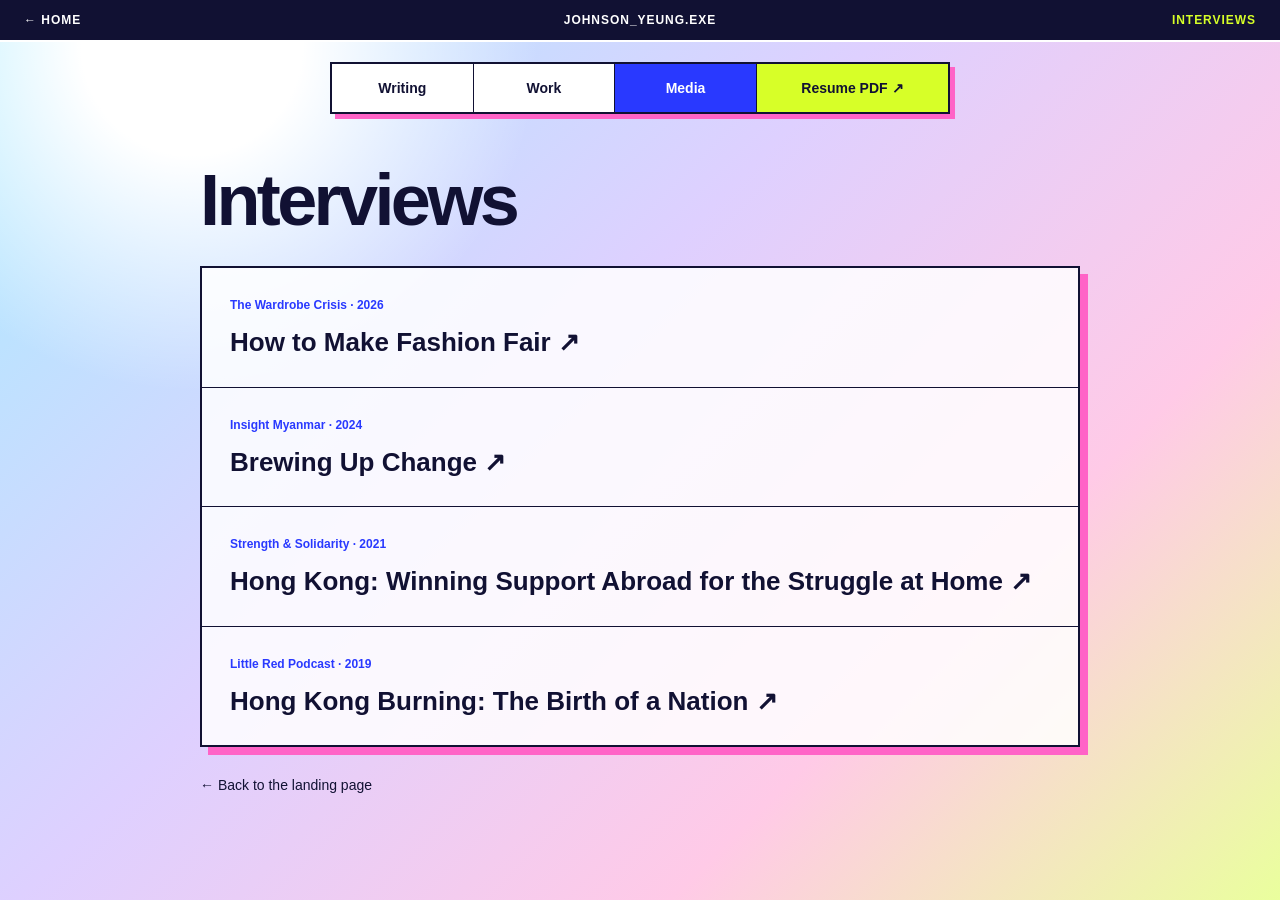
<file: y2k/interviews/index.html>
<!DOCTYPE html><html lang="en"><head><meta charSet="utf-8"/><meta name="viewport" content="width=device-width, initial-scale=1"/><link rel="stylesheet" href="/_next/static/css/index.DLZQPr7I.css" data-rsc-css-href="/_next/static/css/index.DLZQPr7I.css" data-precedence="vite-rsc/importer-resources"/><link rel="stylesheet" href="/_next/static/css/content.DHL3jkpe.css" data-rsc-css-href="/_next/static/css/content.DHL3jkpe.css" data-precedence="vite-rsc/importer-resources"/><link rel="modulepreload" fetchPriority="low" href="/_next/static/chunks/index-Crvdupl6.js"/><script src="/_next/static/chunks/rolldown-runtime-C60lm6uB.js" type="module" async=""></script><script src="/_next/static/chunks/framework-BgSIrAUN.js" type="module" async=""></script><link rel="modulepreload" href="/_next/static/chunks/layout-segment-context-D6j4psmK.js" crossorigin=""/><title>Interviews | Johnson Yeung</title><meta name="description" content="Labour and human rights campaigner, holistic security trainer, facilitator, event curator and Hongkonger."/><meta property="og:title" content="Johnson Yeung | Reimagine, Disrupt, Nurture"/><meta property="og:description" content="Labour and human rights campaigner, holistic security trainer, facilitator, event curator and Hongkonger."/><meta property="og:type" content="website"/><meta property="og:image" content="https://solidaritynotcharity.xyz/og.png"/><meta name="twitter:card" content="summary_large_image"/><meta name="twitter:title" content="Johnson Yeung | Reimagine, Disrupt, Nurture"/><meta name="twitter:description" content="Labour and human rights campaigner, holistic security trainer, facilitator, event curator and Hongkonger."/><meta name="twitter:image" content="https://solidaritynotcharity.xyz/og.png"/><link rel="icon" href="/favicon.svg"/><script>Object.assign(((self[Symbol.for("vinext.navigationRuntime")]??={bootstrap:{routeManifest:null},functions:{}}).bootstrap.rsc??={rsc:[]}),{params:{},nav:{"pathname":"/y2k/interviews","searchParams":[]}})</script><link rel="modulepreload" href="/_next/static/chunks/index-Crvdupl6.js" />
</head><body><main class="_site_u3o6l_1" id="top"><header class="_topbar_u3o6l_1"><a href="/y2k" class="_back_u3o6l_1">← HOME</a><span>JOHNSON_YEUNG.EXE</span><span class="_status_u3o6l_1">INTERVIEWS</span></header><nav class="_sectionNav_u3o6l_17" aria-label="Browse collections"><a href="/y2k/writing">Writing</a><a href="/y2k/projects">Work</a><a href="/y2k/interviews" aria-current="page">Media</a><a class="_resumeLink_u3o6l_22" href="/johnson-yeung-cv.pdf" target="_blank" rel="noreferrer">Resume PDF ↗</a></nav><div class="_archive_u3o6l_42"><h1>Interviews</h1><div class="_archiveList_u3o6l_46"><article><p>The Wardrobe Crisis<!-- --> · <!-- -->2026</p><h2><a href="https://thewardrobecrisis.com/podcast/2026/how-to-make-fashion-fair-johnson-yeung" target="_blank" rel="noreferrer">How to Make Fashion Fair<!-- --> ↗</a></h2></article><article><p>Insight Myanmar<!-- --> · <!-- -->2024</p><h2><a href="https://insightmyanmar.org/complete-shows/2024/11/19/episode-287-brewing-up-change" target="_blank" rel="noreferrer">Brewing Up Change<!-- --> ↗</a></h2></article><article><p>Strength &amp; Solidarity<!-- --> · <!-- -->2021</p><h2><a href="https://strengthandsolidarity.org/podcast/5-winning-support-abroad-for-the-struggle-at-home/" target="_blank" rel="noreferrer">Hong Kong: Winning Support Abroad for the Struggle at Home<!-- --> ↗</a></h2></article><article><p>Little Red Podcast<!-- --> · <!-- -->2019</p><h2><a href="https://soundcloud.com/user-201027492/hong-kong-burning-the-birth-of-a-nation-1" target="_blank" rel="noreferrer">Hong Kong Burning: The Birth of a Nation<!-- --> ↗</a></h2></article></div><a class="_archiveBack_u3o6l_54" href="/y2k#media">← Back to the landing page</a></div></main><script type="module" src="/_next/static/chunks/index-Crvdupl6.js" id="_R_" async=""></script><script>((self[Symbol.for("vinext.navigationRuntime")]??={bootstrap:{routeManifest:null},functions:{}}).bootstrap.rsc??={rsc:[]}).rsc.push("2:I[\"e6f2517adef3\",[],\"Children\",1]\n")</script><script>((self[Symbol.for("vinext.navigationRuntime")]??={bootstrap:{routeManifest:null},functions:{}}).bootstrap.rsc??={rsc:[]}).rsc.push("3:I[\"43717f2bd930\",[],\"GlobalErrorBoundary\",1]\n")</script><script>((self[Symbol.for("vinext.navigationRuntime")]??={bootstrap:{routeManifest:null},functions:{}}).bootstrap.rsc??={rsc:[]}).rsc.push("4:I[\"9fad63884413\",[],\"default\",1]\n")</script><script>((self[Symbol.for("vinext.navigationRuntime")]??={bootstrap:{routeManifest:null},functions:{}}).bootstrap.rsc??={rsc:[]}).rsc.push("5:I[\"43717f2bd930\",[],\"ErrorBoundary\",1]\n")</script><script>((self[Symbol.for("vinext.navigationRuntime")]??={bootstrap:{routeManifest:null},functions:{}}).bootstrap.rsc??={rsc:[]}).rsc.push("6:I[\"bff09c83bfdf\",[],\"LayoutSegmentProvider\",1]\n")</script><script>((self[Symbol.for("vinext.navigationRuntime")]??={bootstrap:{routeManifest:null},functions:{}}).bootstrap.rsc??={rsc:[]}).rsc.push("7:I[\"e6f2517adef3\",[],\"Slot\",1]\n")</script><script>((self[Symbol.for("vinext.navigationRuntime")]??={bootstrap:{routeManifest:null},functions:{}}).bootstrap.rsc??={rsc:[]}).rsc.push("8:I[\"2c48b5a60a14\",[],\"AppRouterScrollTarget\",1]\n")</script><script>((self[Symbol.for("vinext.navigationRuntime")]??={bootstrap:{routeManifest:null},functions:{}}).bootstrap.rsc??={rsc:[]}).rsc.push("9:I[\"43717f2bd930\",[],\"RedirectBoundary\",1]\n")</script><script>((self[Symbol.for("vinext.navigationRuntime")]??={bootstrap:{routeManifest:null},functions:{}}).bootstrap.rsc??={rsc:[]}).rsc.push(":HL[\"/_next/static/css/index.DLZQPr7I.css\",\"style\"     ]\n")</script><script>((self[Symbol.for("vinext.navigationRuntime")]??={bootstrap:{routeManifest:null},functions:{}}).bootstrap.rsc??={rsc:[]}).rsc.push("0:{\"__route\":\"route:/y2k/interviews\",\"__interceptionContext\":null,\"__layoutIds\":[\"layout:/\"],\"__rootLayout\":\"/\",\"__sourcePage\":\"/y2k/interviews/page\",\"page:/y2k/interviews\":\"$L1\",\"layout:/\":[[[[\"$\",\"link\",\"css:/_next/static/css/index.DLZQPr7I.css\",{\"rel\":\"stylesheet\",\"precedence\":\"vite-rsc/importer-resources\",\"href\":\"/_next/static/css/index.DLZQPr7I.css\",\"data-rsc-css-href\":\"/_next/static/css/index.DLZQPr7I.css\"}],\"$undefined\"],[\"$\",\"html\",null,{\"lang\":\"en\",\"children\":[\"$\",\"body\",null,{\"children\":[\"$\",\"$L2\",null,{}]}]}]],null],\"route:/y2k/interviews\":[[[\"$\",\"meta\",null,{\"charSet\":\"utf-8\"}],[[\"$\",\"title\",\"0\",{\"children\":\"Interviews | Johnson Yeung\"}],[\"$\",\"meta\",\"1\",{\"name\":\"description\",\"content\":\"Labour and human rights campaigner, holistic security trainer, facilitator, event curator and Hongkonger.\"}],[\"$\",\"meta\",\"2\",{\"property\":\"og:title\",\"content\":\"Johnson Yeung | Reimagine, Disrupt, Nurture\"}],[\"$\",\"meta\",\"3\",{\"property\":\"og:description\",\"content\":\"Labour and human rights campaigner, holistic security trainer, facilitator, event curator and Hongkonger.\"}],[\"$\",\"meta\",\"4\",{\"property\":\"og:type\",\"content\":\"website\"}],[\"$\",\"meta\",\"5\",{\"property\":\"og:image\",\"content\":\"https://solidaritynotcharity.xyz/og.png\"}],[\"$\",\"meta\",\"6\",{\"name\":\"twitter:card\",\"content\":\"summary_large_image\"}],[\"$\",\"meta\",\"7\",{\"name\":\"twitter:title\",\"content\":\"Johnson Yeung | Reimagine, Disrupt, Nurture\"}],[\"$\",\"meta\",\"8\",{\"name\":\"twitter:description\",\"content\":\"Labour and human rights campaigner, holistic security trainer, facilitator, event curator and Hongkonger.\"}],[\"$\",\"meta\",\"9\",{\"name\":\"twitter:image\",\"content\":\"https://solidaritynotcharity.xyz/og.png\"}],[\"$\",\"link\",\"10\",{\"rel\":\"icon\",\"href\":\"/favicon.svg\"}]],[[\"$\",\"meta\",\"0\",{\"name\":\"viewport\",\"content\":\"width=device-width, initial-scale=1\"}]]],[\"$\",\"$L3\",null,{\"fallback\":\"$4\",\"children\":[\"$\",\"$L5\",null,{\"fallback\":\"$4\",\"children\":[\"$\",\"$L6\",null,{\"providerId\":\"layout:/\",\"segmentMap\":{\"children\":[\"y2k\",\"interviews\"]},\"children\":[\"$\",\"$L7\",null,{\"id\":\"layout:/\",\"parallelSlots\":\"$undefined\",\"children\":[\"$\",\"$L8\",null,{\"children\":[\"$\",\"$L9\",null,{\"children\":[[\"$\",\"$L6\",null,{\"providerId\":\"page:/y2k/interviews\",\"segmentMap\":{\"children\":[\"__PAGE__\"]},\"children\":[\"$\",\"$L7\",null,{\"id\":\"page:/y2k/interviews\"}]}],null]}]}]}]}]}]}],null,null],\"__layoutFlags\":{\"layout:/\":\"s\"},\"__artifactCompatibility\":{\"schemaVersion\":1,\"graphVersion\":\"app-route-graph:1d20b8aff3a87cc8\",\"deploymentVersion\":\"44041104-6976-4cb6-8232-0bff17560154\",\"appElementsSchemaVersion\":1,\"rscPayloadSchemaVersion\":1,\"rootBoundaryId\":\"/\",\"renderEpoch\":null},\"__renderObservation\":{\"schemaVersion\":1,\"output\":{\"kind\":\"app-rsc\",\"mountedSlotsFingerprint\":null,\"renderEpoch\":null,\"rootBoundaryId\":\"/\",\"routeId\":\"route:/y2k/interviews\"},\"completeness\":\"partial\",\"boundaryOutcome\":{\"kind\":\"unknown\"},\"requestApis\":[{\"kind\":\"connection\",\"status\":\"unknown\"},{\"kind\":\"cookies\",\"status\":\"unknown\"},{\"kind\":\"draftMode\",\"status\":\"unknown\"},{\"kind\":\"headers\",\"status\":\"unknown\"},{\"kind\":\"params\",\"status\":\"unknown\"},{\"kind\":\"searchParams\",\"status\":\"unknown\"}],\"dynamicFetches\":[],\"cacheTags\":[\"/y2k/interviews\",\"_N_T_/layout\",\"_N_T_/y2k/interviews\",\"_N_T_/y2k/interviews/layout\",\"_N_T_/y2k/interviews/page\",\"_N_T_/y2k/layout\"],\"pathTags\":[\"/y2k/interviews\"],\"cacheability\":\"unknown\",\"downgrade\":{\"target\":\"freshRender\",\"reasons\":[{\"code\":\"CP_DOWNGRADE_CACHEABILITY_UNKNOWN\",\"target\":\"freshRender\"},{\"code\":\"CP_DOWNGRADE_INCOMPLETE_OBSERVATION\",\"completeness\":\"partial\",\"target\":\"freshRender\"},{\"code\":\"CP_DOWNGRADE_UNKNOWN_REQUEST_API\",\"requestApi\":\"connection\",\"target\":\"freshRender\"},{\"code\":\"CP_DOWNGRADE_UNKNOWN_REQUEST_API\",\"requestApi\":\"cookies\",\"target\":\"freshRender\"},{\"code\":\"CP_DOWNGRADE_UNKNOWN_REQUEST_API\",\"requestApi\":\"draftMode\",\"target\":\"freshRender\"},{\"code\":\"CP_DOWNGRADE_UNKNOWN_REQUEST_API\",\"requestApi\":\"headers\",\"target\":\"freshRender\"},{\"code\":\"CP_DOWNGRADE_UNKNOWN_REQUEST_API\",\"requestApi\":\"params\",\"target\":\"freshRender\"},{\"code\":\"CP_DOWNGRADE_UNKNOWN_REQUEST_API\",\"requestApi\":\"searchParams\",\"target\":\"freshRender\"}],\"fallback\":{\"kind\":\"breakerFallback\",\"code\":\"CP_PRIVATE_DYNAMIC_DOWNGRADE\",\"mode\":\"renderFresh\",\"scope\":\"affectedOutput\",\"fields\":{\"reasonCodes\":[\"CP_DOWNGRADE_CACHEABILITY_UNKNOWN\",\"CP_DOWNGRADE_INCOMPLETE_OBSERVATION\",\"CP_DOWNGRADE_UNKNOWN_REQUEST_API\",\"CP_DOWNGRADE_UNKNOWN_REQUEST_API\",\"CP_DOWNGRADE_UNKNOWN_REQUEST_API\",\"CP_DOWNGRADE_UNKNOWN_REQUEST_API\",\"CP_DOWNGRADE_UNKNOWN_REQUEST_API\",\"CP_DOWNGRADE_UNKNOWN_REQUEST_API\"],\"target\":\"freshRender\"}},\"isPublicCacheCandidate\":false}}}\n")</script><script>((self[Symbol.for("vinext.navigationRuntime")]??={bootstrap:{routeManifest:null},functions:{}}).bootstrap.rsc??={rsc:[]}).rsc.push(":HL[\"/_next/static/css/content.DHL3jkpe.css\",\"style\"     ]\n")</script><script>((self[Symbol.for("vinext.navigationRuntime")]??={bootstrap:{routeManifest:null},functions:{}}).bootstrap.rsc??={rsc:[]}).rsc.push("1:[[[\"$\",\"link\",\"css:/_next/static/css/content.DHL3jkpe.css\",{\"rel\":\"stylesheet\",\"precedence\":\"vite-rsc/importer-resources\",\"href\":\"/_next/static/css/content.DHL3jkpe.css\",\"data-rsc-css-href\":\"/_next/static/css/content.DHL3jkpe.css\"}],\"$undefined\"],[\"$\",\"main\",null,{\"className\":\"_site_u3o6l_1\",\"id\":\"top\",\"children\":[[\"$\",\"header\",null,{\"className\":\"_topbar_u3o6l_1\",\"children\":[[\"$\",\"a\",null,{\"href\":\"/y2k\",\"className\":\"_back_u3o6l_1\",\"children\":\"← HOME\"}],[\"$\",\"span\",null,{\"children\":\"JOHNSON_YEUNG.EXE\"}],[\"$\",\"span\",null,{\"className\":\"_status_u3o6l_1\",\"children\":\"INTERVIEWS\"}]]}],[\"$\",\"nav\",null,{\"className\":\"_sectionNav_u3o6l_17\",\"aria-label\":\"Browse collections\",\"children\":[[\"$\",\"a\",null,{\"href\":\"/y2k/writing\",\"aria-current\":\"$undefined\",\"children\":\"Writing\"}],[\"$\",\"a\",null,{\"href\":\"/y2k/projects\",\"aria-current\":\"$undefined\",\"children\":\"Work\"}],[\"$\",\"a\",null,{\"href\":\"/y2k/interviews\",\"aria-current\":\"page\",\"children\":\"Media\"}],[\"$\",\"a\",null,{\"className\":\"_resumeLink_u3o6l_22\",\"href\":\"/johnson-yeung-cv.pdf\",\"target\":\"_blank\",\"rel\":\"noreferrer\",\"children\":\"Resume PDF ↗\"}]]}],[\"$\",\"div\",null,{\"className\":\"_archive_u3o6l_42\",\"children\":[[\"$\",\"h1\",null,{\"children\":\"Interviews\"}],[\"$\",\"div\",null,{\"className\":\"_archiveList_u3o6l_46\",\"children\":[false,[[\"$\",\"article\",\"https://thewardrobecrisis.com/podcast/2026/how-to-make-fashion-fair-johnson-yeung\",{\"children\":[[\"$\",\"p\",null,{\"children\":[\"The Wardrobe Crisis\",\" · \",\"2026\"]}],[\"$\",\"h2\",null,{\"children\":[\"$\",\"a\",null,{\"href\":\"https://thewardrobecrisis.com/podcast/2026/how-to-make-fashion-fair-johnson-yeung\",\"target\":\"_blank\",\"rel\":\"noreferrer\",\"children\":[\"How to Make Fashion Fair\",\" ↗\"]}]}]]}],[\"$\",\"article\",\"https://insightmyanmar.org/complete-shows/2024/11/19/episode-287-brewing-up-change\",{\"children\":[[\"$\",\"p\",null,{\"children\":[\"Insight Myanmar\",\" · \",\"2024\"]}],[\"$\",\"h2\",null,{\"children\":[\"$\",\"a\",null,{\"href\":\"https://insightmyanmar.org/complete-shows/2024/11/19/episode-287-brewing-up-change\",\"target\":\"_blank\",\"rel\":\"noreferrer\",\"children\":[\"Brewing Up Change\",\" ↗\"]}]}]]}],[\"$\",\"article\",\"https://strengthandsolidarity.org/podcast/5-winning-support-abroad-for-the-struggle-at-home/\",{\"children\":[[\"$\",\"p\",null,{\"children\":[\"Strength \u0026 Solidarity\",\" · \",\"2021\"]}],[\"$\",\"h2\",null,{\"children\":[\"$\",\"a\",null,{\"href\":\"https://strengthandsolidarity.org/podcast/5-winning-support-abroad-for-the-struggle-at-home/\",\"target\":\"_blank\",\"rel\":\"noreferrer\",\"children\":[\"Hong Kong: Winning Support Abroad for the Struggle at Home\",\" ↗\"]}]}]]}],[\"$\",\"article\",\"https://soundcloud.com/user-201027492/hong-kong-burning-the-birth-of-a-nation-1\",{\"children\":[[\"$\",\"p\",null,{\"children\":[\"Little Red Podcast\",\" · \",\"2019\"]}],[\"$\",\"h2\",null,{\"children\":[\"$\",\"a\",null,{\"href\":\"https://soundcloud.com/user-201027492/hong-kong-burning-the-birth-of-a-nation-1\",\"target\":\"_blank\",\"rel\":\"noreferrer\",\"children\":[\"Hong Kong Burning: The Birth of a Nation\",\" ↗\"]}]}]]}]],false]}],[\"$\",\"a\",null,{\"className\":\"_archiveBack_u3o6l_54\",\"href\":\"/y2k#media\",\"children\":\"← Back to the landing page\"}]]}]]}]]\n")</script><script>Object.assign(((self[Symbol.for("vinext.navigationRuntime")]??={bootstrap:{routeManifest:null},functions:{}}).bootstrap.rsc??={rsc:[]}),{"initialCacheKind":"static"});((self[Symbol.for("vinext.navigationRuntime")]??={bootstrap:{routeManifest:null},functions:{}}).bootstrap.rsc??={rsc:[]}).done=true</script></body></html>
</file>
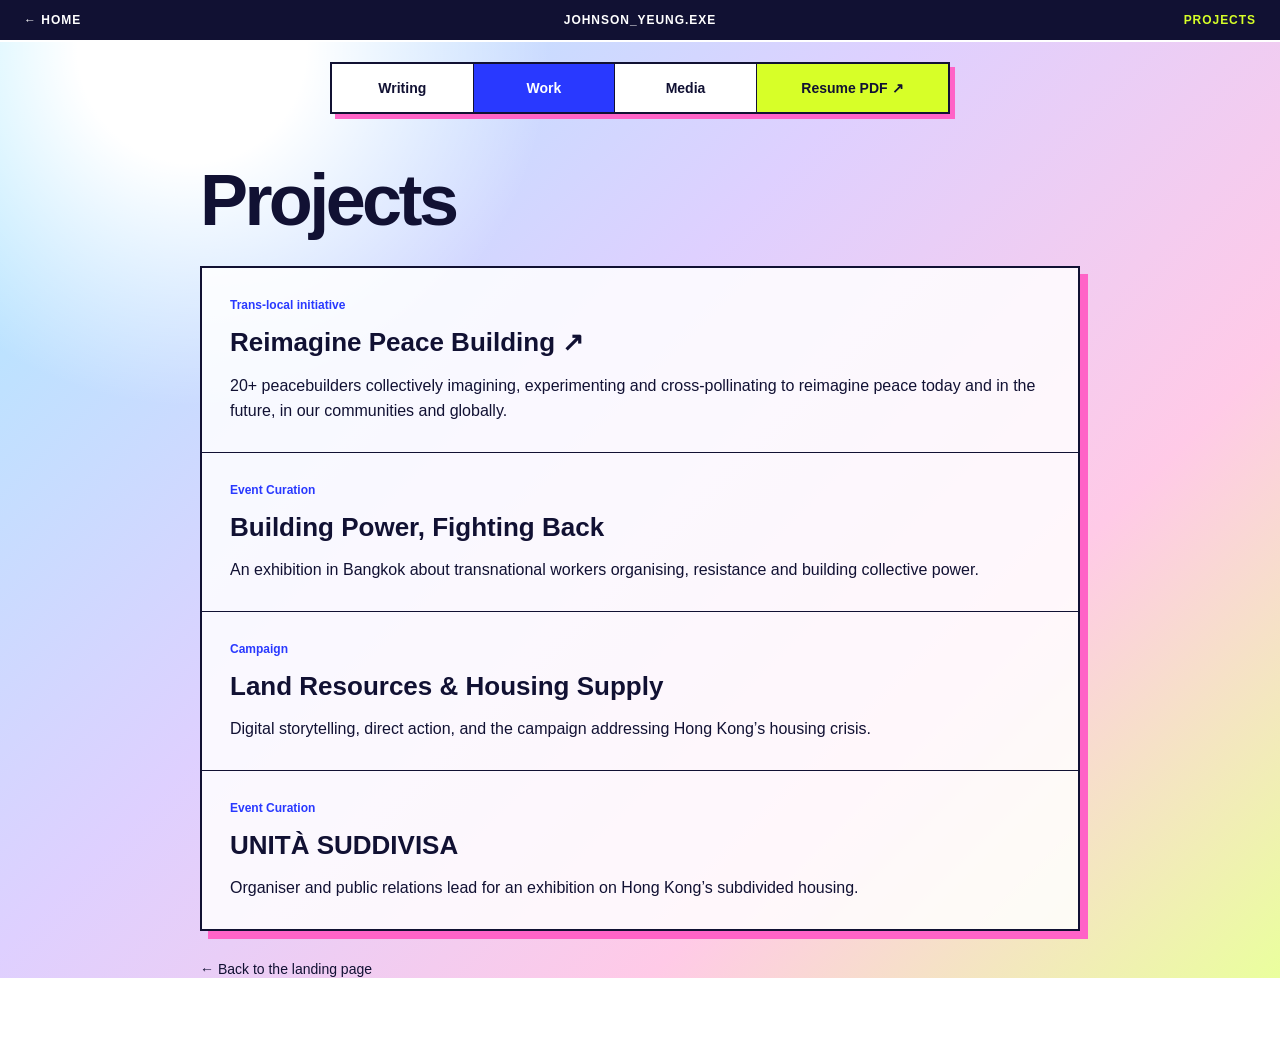
<file: y2k/projects/index.html>
<!DOCTYPE html><html lang="en"><head><meta charSet="utf-8"/><meta name="viewport" content="width=device-width, initial-scale=1"/><link rel="stylesheet" href="/_next/static/css/index.DLZQPr7I.css" data-rsc-css-href="/_next/static/css/index.DLZQPr7I.css" data-precedence="vite-rsc/importer-resources"/><link rel="stylesheet" href="/_next/static/css/content.DHL3jkpe.css" data-rsc-css-href="/_next/static/css/content.DHL3jkpe.css" data-precedence="vite-rsc/importer-resources"/><link rel="modulepreload" fetchPriority="low" href="/_next/static/chunks/index-Crvdupl6.js"/><script src="/_next/static/chunks/rolldown-runtime-C60lm6uB.js" type="module" async=""></script><script src="/_next/static/chunks/framework-BgSIrAUN.js" type="module" async=""></script><link rel="modulepreload" href="/_next/static/chunks/layout-segment-context-D6j4psmK.js" crossorigin=""/><title>Projects | Johnson Yeung</title><meta name="description" content="Labour and human rights campaigner, holistic security trainer, facilitator, event curator and Hongkonger."/><meta property="og:title" content="Johnson Yeung | Reimagine, Disrupt, Nurture"/><meta property="og:description" content="Labour and human rights campaigner, holistic security trainer, facilitator, event curator and Hongkonger."/><meta property="og:type" content="website"/><meta property="og:image" content="https://solidaritynotcharity.xyz/og.png"/><meta name="twitter:card" content="summary_large_image"/><meta name="twitter:title" content="Johnson Yeung | Reimagine, Disrupt, Nurture"/><meta name="twitter:description" content="Labour and human rights campaigner, holistic security trainer, facilitator, event curator and Hongkonger."/><meta name="twitter:image" content="https://solidaritynotcharity.xyz/og.png"/><link rel="icon" href="/favicon.svg"/><script>Object.assign(((self[Symbol.for("vinext.navigationRuntime")]??={bootstrap:{routeManifest:null},functions:{}}).bootstrap.rsc??={rsc:[]}),{params:{},nav:{"pathname":"/y2k/projects","searchParams":[]}})</script><link rel="modulepreload" href="/_next/static/chunks/index-Crvdupl6.js" />
</head><body><main class="_site_u3o6l_1" id="top"><header class="_topbar_u3o6l_1"><a href="/y2k" class="_back_u3o6l_1">← HOME</a><span>JOHNSON_YEUNG.EXE</span><span class="_status_u3o6l_1">PROJECTS</span></header><nav class="_sectionNav_u3o6l_17" aria-label="Browse collections"><a href="/y2k/writing">Writing</a><a href="/y2k/projects" aria-current="page">Work</a><a href="/y2k/interviews">Media</a><a class="_resumeLink_u3o6l_22" href="/johnson-yeung-cv.pdf" target="_blank" rel="noreferrer">Resume PDF ↗</a></nav><div class="_archive_u3o6l_42"><h1>Projects</h1><div class="_archiveList_u3o6l_46"><article id="peace-building"><p>Trans-local initiative</p><h2><a href="https://www.reimaginepeace.org/community" target="_blank" rel="noreferrer">Reimagine Peace Building<!-- --> ↗</a></h2><div>20+ peacebuilders collectively imagining, experimenting and cross-pollinating to reimagine peace today and in the future, in our communities and globally.</div></article><article id="building-power"><p>Event Curation</p><h2>Building Power, Fighting Back</h2><div>An exhibition in Bangkok about transnational workers organising, resistance and building collective power.</div></article><article id="housing"><p>Campaign</p><h2>Land Resources &amp; Housing Supply</h2><div>Digital storytelling, direct action, and the campaign addressing Hong Kong’s housing crisis.</div></article><article id="unita"><p>Event Curation</p><h2>UNITÀ SUDDIVISA</h2><div>Organiser and public relations lead for an exhibition on Hong Kong’s subdivided housing.</div></article></div><a class="_archiveBack_u3o6l_54" href="/y2k#work">← Back to the landing page</a></div></main><script type="module" src="/_next/static/chunks/index-Crvdupl6.js" id="_R_" async=""></script><script>((self[Symbol.for("vinext.navigationRuntime")]??={bootstrap:{routeManifest:null},functions:{}}).bootstrap.rsc??={rsc:[]}).rsc.push("2:I[\"e6f2517adef3\",[],\"Children\",1]\n")</script><script>((self[Symbol.for("vinext.navigationRuntime")]??={bootstrap:{routeManifest:null},functions:{}}).bootstrap.rsc??={rsc:[]}).rsc.push("3:I[\"43717f2bd930\",[],\"GlobalErrorBoundary\",1]\n")</script><script>((self[Symbol.for("vinext.navigationRuntime")]??={bootstrap:{routeManifest:null},functions:{}}).bootstrap.rsc??={rsc:[]}).rsc.push("4:I[\"9fad63884413\",[],\"default\",1]\n")</script><script>((self[Symbol.for("vinext.navigationRuntime")]??={bootstrap:{routeManifest:null},functions:{}}).bootstrap.rsc??={rsc:[]}).rsc.push("5:I[\"43717f2bd930\",[],\"ErrorBoundary\",1]\n")</script><script>((self[Symbol.for("vinext.navigationRuntime")]??={bootstrap:{routeManifest:null},functions:{}}).bootstrap.rsc??={rsc:[]}).rsc.push("6:I[\"bff09c83bfdf\",[],\"LayoutSegmentProvider\",1]\n")</script><script>((self[Symbol.for("vinext.navigationRuntime")]??={bootstrap:{routeManifest:null},functions:{}}).bootstrap.rsc??={rsc:[]}).rsc.push("7:I[\"e6f2517adef3\",[],\"Slot\",1]\n")</script><script>((self[Symbol.for("vinext.navigationRuntime")]??={bootstrap:{routeManifest:null},functions:{}}).bootstrap.rsc??={rsc:[]}).rsc.push("8:I[\"2c48b5a60a14\",[],\"AppRouterScrollTarget\",1]\n")</script><script>((self[Symbol.for("vinext.navigationRuntime")]??={bootstrap:{routeManifest:null},functions:{}}).bootstrap.rsc??={rsc:[]}).rsc.push("9:I[\"43717f2bd930\",[],\"RedirectBoundary\",1]\n")</script><script>((self[Symbol.for("vinext.navigationRuntime")]??={bootstrap:{routeManifest:null},functions:{}}).bootstrap.rsc??={rsc:[]}).rsc.push(":HL[\"/_next/static/css/index.DLZQPr7I.css\",\"style\"     ]\n")</script><script>((self[Symbol.for("vinext.navigationRuntime")]??={bootstrap:{routeManifest:null},functions:{}}).bootstrap.rsc??={rsc:[]}).rsc.push("0:{\"__route\":\"route:/y2k/projects\",\"__interceptionContext\":null,\"__layoutIds\":[\"layout:/\"],\"__rootLayout\":\"/\",\"__sourcePage\":\"/y2k/projects/page\",\"page:/y2k/projects\":\"$L1\",\"layout:/\":[[[[\"$\",\"link\",\"css:/_next/static/css/index.DLZQPr7I.css\",{\"rel\":\"stylesheet\",\"precedence\":\"vite-rsc/importer-resources\",\"href\":\"/_next/static/css/index.DLZQPr7I.css\",\"data-rsc-css-href\":\"/_next/static/css/index.DLZQPr7I.css\"}],\"$undefined\"],[\"$\",\"html\",null,{\"lang\":\"en\",\"children\":[\"$\",\"body\",null,{\"children\":[\"$\",\"$L2\",null,{}]}]}]],null],\"route:/y2k/projects\":[[[\"$\",\"meta\",null,{\"charSet\":\"utf-8\"}],[[\"$\",\"title\",\"0\",{\"children\":\"Projects | Johnson Yeung\"}],[\"$\",\"meta\",\"1\",{\"name\":\"description\",\"content\":\"Labour and human rights campaigner, holistic security trainer, facilitator, event curator and Hongkonger.\"}],[\"$\",\"meta\",\"2\",{\"property\":\"og:title\",\"content\":\"Johnson Yeung | Reimagine, Disrupt, Nurture\"}],[\"$\",\"meta\",\"3\",{\"property\":\"og:description\",\"content\":\"Labour and human rights campaigner, holistic security trainer, facilitator, event curator and Hongkonger.\"}],[\"$\",\"meta\",\"4\",{\"property\":\"og:type\",\"content\":\"website\"}],[\"$\",\"meta\",\"5\",{\"property\":\"og:image\",\"content\":\"https://solidaritynotcharity.xyz/og.png\"}],[\"$\",\"meta\",\"6\",{\"name\":\"twitter:card\",\"content\":\"summary_large_image\"}],[\"$\",\"meta\",\"7\",{\"name\":\"twitter:title\",\"content\":\"Johnson Yeung | Reimagine, Disrupt, Nurture\"}],[\"$\",\"meta\",\"8\",{\"name\":\"twitter:description\",\"content\":\"Labour and human rights campaigner, holistic security trainer, facilitator, event curator and Hongkonger.\"}],[\"$\",\"meta\",\"9\",{\"name\":\"twitter:image\",\"content\":\"https://solidaritynotcharity.xyz/og.png\"}],[\"$\",\"link\",\"10\",{\"rel\":\"icon\",\"href\":\"/favicon.svg\"}]],[[\"$\",\"meta\",\"0\",{\"name\":\"viewport\",\"content\":\"width=device-width, initial-scale=1\"}]]],[\"$\",\"$L3\",null,{\"fallback\":\"$4\",\"children\":[\"$\",\"$L5\",null,{\"fallback\":\"$4\",\"children\":[\"$\",\"$L6\",null,{\"providerId\":\"layout:/\",\"segmentMap\":{\"children\":[\"y2k\",\"projects\"]},\"children\":[\"$\",\"$L7\",null,{\"id\":\"layout:/\",\"parallelSlots\":\"$undefined\",\"children\":[\"$\",\"$L8\",null,{\"children\":[\"$\",\"$L9\",null,{\"children\":[[\"$\",\"$L6\",null,{\"providerId\":\"page:/y2k/projects\",\"segmentMap\":{\"children\":[\"__PAGE__\"]},\"children\":[\"$\",\"$L7\",null,{\"id\":\"page:/y2k/projects\"}]}],null]}]}]}]}]}]}],null,null],\"__layoutFlags\":{\"layout:/\":\"s\"},\"__artifactCompatibility\":{\"schemaVersion\":1,\"graphVersion\":\"app-route-graph:c310f7c07ac36d91\",\"deploymentVersion\":\"44041104-6976-4cb6-8232-0bff17560154\",\"appElementsSchemaVersion\":1,\"rscPayloadSchemaVersion\":1,\"rootBoundaryId\":\"/\",\"renderEpoch\":null},\"__renderObservation\":{\"schemaVersion\":1,\"output\":{\"kind\":\"app-rsc\",\"mountedSlotsFingerprint\":null,\"renderEpoch\":null,\"rootBoundaryId\":\"/\",\"routeId\":\"route:/y2k/projects\"},\"completeness\":\"partial\",\"boundaryOutcome\":{\"kind\":\"unknown\"},\"requestApis\":[{\"kind\":\"connection\",\"status\":\"unknown\"},{\"kind\":\"cookies\",\"status\":\"unknown\"},{\"kind\":\"draftMode\",\"status\":\"unknown\"},{\"kind\":\"headers\",\"status\":\"unknown\"},{\"kind\":\"params\",\"status\":\"unknown\"},{\"kind\":\"searchParams\",\"status\":\"unknown\"}],\"dynamicFetches\":[],\"cacheTags\":[\"/y2k/projects\",\"_N_T_/layout\",\"_N_T_/y2k/layout\",\"_N_T_/y2k/projects\",\"_N_T_/y2k/projects/layout\",\"_N_T_/y2k/projects/page\"],\"pathTags\":[\"/y2k/projects\"],\"cacheability\":\"unknown\",\"downgrade\":{\"target\":\"freshRender\",\"reasons\":[{\"code\":\"CP_DOWNGRADE_CACHEABILITY_UNKNOWN\",\"target\":\"freshRender\"},{\"code\":\"CP_DOWNGRADE_INCOMPLETE_OBSERVATION\",\"completeness\":\"partial\",\"target\":\"freshRender\"},{\"code\":\"CP_DOWNGRADE_UNKNOWN_REQUEST_API\",\"requestApi\":\"connection\",\"target\":\"freshRender\"},{\"code\":\"CP_DOWNGRADE_UNKNOWN_REQUEST_API\",\"requestApi\":\"cookies\",\"target\":\"freshRender\"},{\"code\":\"CP_DOWNGRADE_UNKNOWN_REQUEST_API\",\"requestApi\":\"draftMode\",\"target\":\"freshRender\"},{\"code\":\"CP_DOWNGRADE_UNKNOWN_REQUEST_API\",\"requestApi\":\"headers\",\"target\":\"freshRender\"},{\"code\":\"CP_DOWNGRADE_UNKNOWN_REQUEST_API\",\"requestApi\":\"params\",\"target\":\"freshRender\"},{\"code\":\"CP_DOWNGRADE_UNKNOWN_REQUEST_API\",\"requestApi\":\"searchParams\",\"target\":\"freshRender\"}],\"fallback\":{\"kind\":\"breakerFallback\",\"code\":\"CP_PRIVATE_DYNAMIC_DOWNGRADE\",\"mode\":\"renderFresh\",\"scope\":\"affectedOutput\",\"fields\":{\"reasonCodes\":[\"CP_DOWNGRADE_CACHEABILITY_UNKNOWN\",\"CP_DOWNGRADE_INCOMPLETE_OBSERVATION\",\"CP_DOWNGRADE_UNKNOWN_REQUEST_API\",\"CP_DOWNGRADE_UNKNOWN_REQUEST_API\",\"CP_DOWNGRADE_UNKNOWN_REQUEST_API\",\"CP_DOWNGRADE_UNKNOWN_REQUEST_API\",\"CP_DOWNGRADE_UNKNOWN_REQUEST_API\",\"CP_DOWNGRADE_UNKNOWN_REQUEST_API\"],\"target\":\"freshRender\"}},\"isPublicCacheCandidate\":false}}}\n")</script><script>((self[Symbol.for("vinext.navigationRuntime")]??={bootstrap:{routeManifest:null},functions:{}}).bootstrap.rsc??={rsc:[]}).rsc.push(":HL[\"/_next/static/css/content.DHL3jkpe.css\",\"style\"     ]\n")</script><script>((self[Symbol.for("vinext.navigationRuntime")]??={bootstrap:{routeManifest:null},functions:{}}).bootstrap.rsc??={rsc:[]}).rsc.push("1:[[[\"$\",\"link\",\"css:/_next/static/css/content.DHL3jkpe.css\",{\"rel\":\"stylesheet\",\"precedence\":\"vite-rsc/importer-resources\",\"href\":\"/_next/static/css/content.DHL3jkpe.css\",\"data-rsc-css-href\":\"/_next/static/css/content.DHL3jkpe.css\"}],\"$undefined\"],[\"$\",\"main\",null,{\"className\":\"_site_u3o6l_1\",\"id\":\"top\",\"children\":[[\"$\",\"header\",null,{\"className\":\"_topbar_u3o6l_1\",\"children\":[[\"$\",\"a\",null,{\"href\":\"/y2k\",\"className\":\"_back_u3o6l_1\",\"children\":\"← HOME\"}],[\"$\",\"span\",null,{\"children\":\"JOHNSON_YEUNG.EXE\"}],[\"$\",\"span\",null,{\"className\":\"_status_u3o6l_1\",\"children\":\"PROJECTS\"}]]}],[\"$\",\"nav\",null,{\"className\":\"_sectionNav_u3o6l_17\",\"aria-label\":\"Browse collections\",\"children\":[[\"$\",\"a\",null,{\"href\":\"/y2k/writing\",\"aria-current\":\"$undefined\",\"children\":\"Writing\"}],[\"$\",\"a\",null,{\"href\":\"/y2k/projects\",\"aria-current\":\"page\",\"children\":\"Work\"}],[\"$\",\"a\",null,{\"href\":\"/y2k/interviews\",\"aria-current\":\"$undefined\",\"children\":\"Media\"}],[\"$\",\"a\",null,{\"className\":\"_resumeLink_u3o6l_22\",\"href\":\"/johnson-yeung-cv.pdf\",\"target\":\"_blank\",\"rel\":\"noreferrer\",\"children\":\"Resume PDF ↗\"}]]}],[\"$\",\"div\",null,{\"className\":\"_archive_u3o6l_42\",\"children\":[[\"$\",\"h1\",null,{\"children\":\"Projects\"}],[\"$\",\"div\",null,{\"className\":\"_archiveList_u3o6l_46\",\"children\":[false,false,[[\"$\",\"article\",\"peace-building\",{\"id\":\"peace-building\",\"children\":[[\"$\",\"p\",null,{\"children\":\"Trans-local initiative\"}],[\"$\",\"h2\",null,{\"children\":[\"$\",\"a\",null,{\"href\":\"https://www.reimaginepeace.org/community\",\"target\":\"_blank\",\"rel\":\"noreferrer\",\"children\":[\"Reimagine Peace Building\",\" ↗\"]}]}],[\"$\",\"div\",null,{\"children\":\"20+ peacebuilders collectively imagining, experimenting and cross-pollinating to reimagine peace today and in the future, in our communities and globally.\"}]]}],[\"$\",\"article\",\"building-power\",{\"id\":\"building-power\",\"children\":[[\"$\",\"p\",null,{\"children\":\"Event Curation\"}],[\"$\",\"h2\",null,{\"children\":\"Building Power, Fighting Back\"}],[\"$\",\"div\",null,{\"children\":\"An exhibition in Bangkok about transnational workers organising, resistance and building collective power.\"}]]}],[\"$\",\"article\",\"housing\",{\"id\":\"housing\",\"children\":[[\"$\",\"p\",null,{\"children\":\"Campaign\"}],[\"$\",\"h2\",null,{\"children\":\"Land Resources \u0026 Housing Supply\"}],[\"$\",\"div\",null,{\"children\":\"Digital storytelling, direct action, and the campaign addressing Hong Kong’s housing crisis.\"}]]}],[\"$\",\"article\",\"unita\",{\"id\":\"unita\",\"children\":[[\"$\",\"p\",null,{\"children\":\"Event Curation\"}],[\"$\",\"h2\",null,{\"children\":\"UNITÀ SUDDIVISA\"}],[\"$\",\"div\",null,{\"children\":\"Organiser and public relations lead for an exhibition on Hong Kong’s subdivided housing.\"}]]}]]]}],[\"$\",\"a\",null,{\"className\":\"_archiveBack_u3o6l_54\",\"href\":\"/y2k#work\",\"children\":\"← Back to the landing page\"}]]}]]}]]\n")</script><script>Object.assign(((self[Symbol.for("vinext.navigationRuntime")]??={bootstrap:{routeManifest:null},functions:{}}).bootstrap.rsc??={rsc:[]}),{"initialCacheKind":"static"});((self[Symbol.for("vinext.navigationRuntime")]??={bootstrap:{routeManifest:null},functions:{}}).bootstrap.rsc??={rsc:[]}).done=true</script></body></html>
</file>
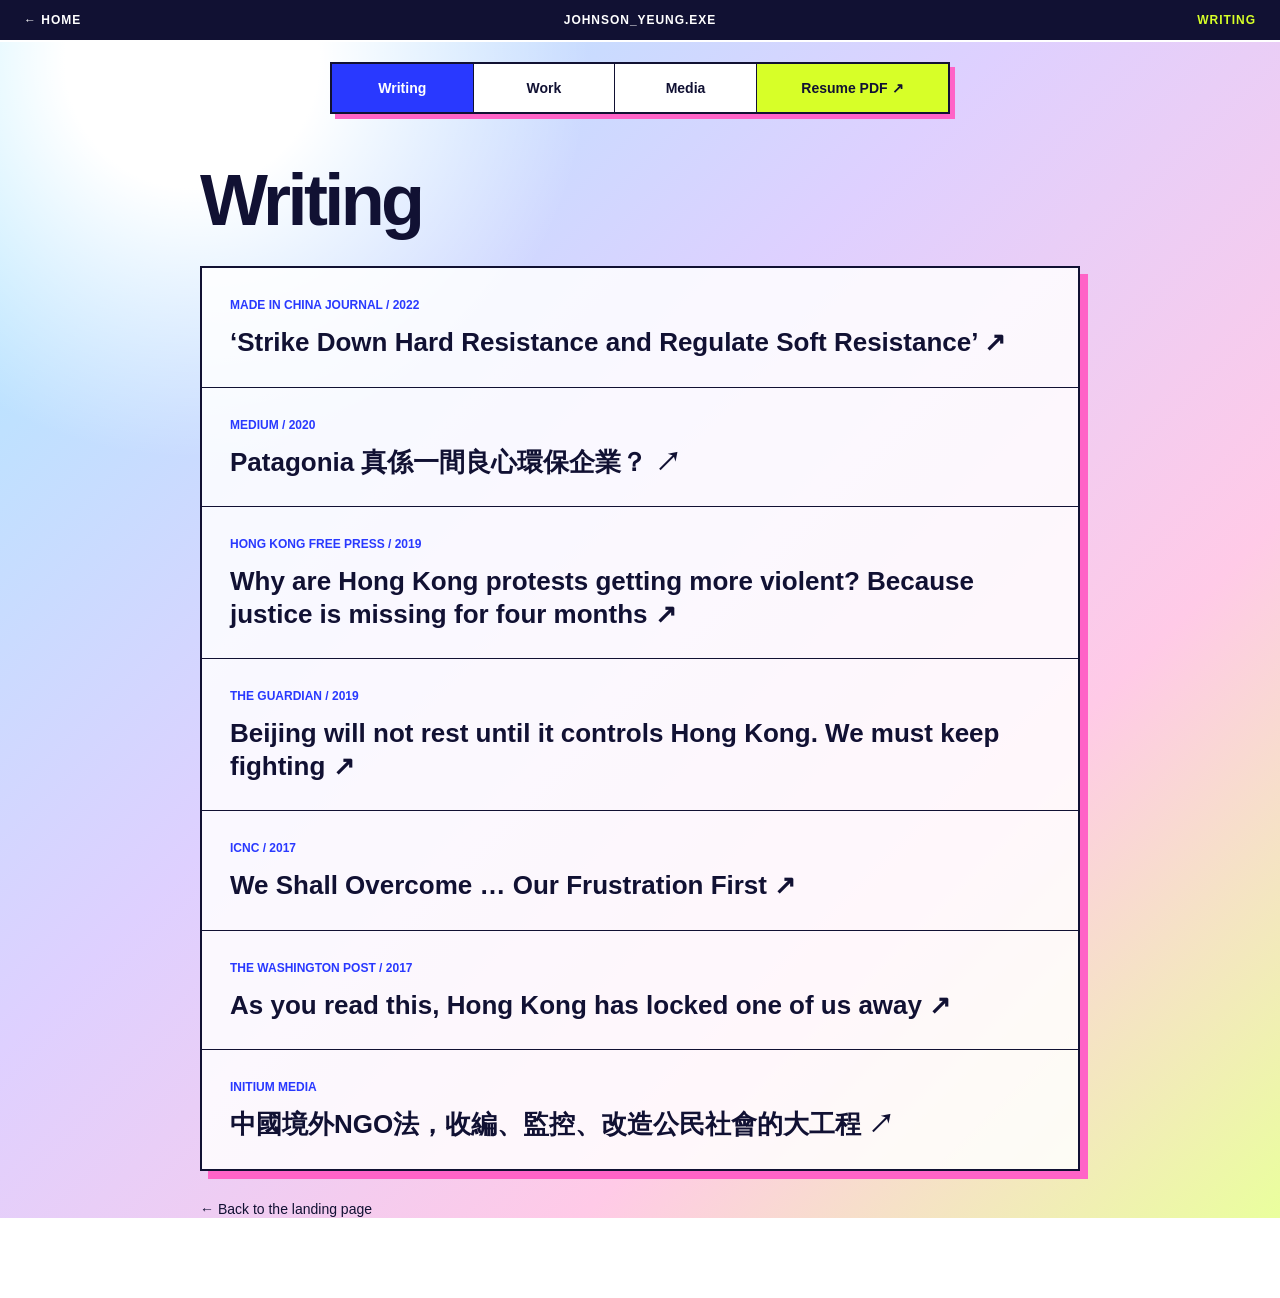
<file: y2k/writing/index.html>
<!DOCTYPE html><html lang="en"><head><meta charSet="utf-8"/><meta name="viewport" content="width=device-width, initial-scale=1"/><link rel="stylesheet" href="/_next/static/css/index.DLZQPr7I.css" data-rsc-css-href="/_next/static/css/index.DLZQPr7I.css" data-precedence="vite-rsc/importer-resources"/><link rel="stylesheet" href="/_next/static/css/content.DHL3jkpe.css" data-rsc-css-href="/_next/static/css/content.DHL3jkpe.css" data-precedence="vite-rsc/importer-resources"/><link rel="modulepreload" fetchPriority="low" href="/_next/static/chunks/index-Crvdupl6.js"/><script src="/_next/static/chunks/rolldown-runtime-C60lm6uB.js" type="module" async=""></script><script src="/_next/static/chunks/framework-BgSIrAUN.js" type="module" async=""></script><link rel="modulepreload" href="/_next/static/chunks/layout-segment-context-D6j4psmK.js" crossorigin=""/><title>Writing | Johnson Yeung</title><meta name="description" content="Labour and human rights campaigner, holistic security trainer, facilitator, event curator and Hongkonger."/><meta property="og:title" content="Johnson Yeung | Reimagine, Disrupt, Nurture"/><meta property="og:description" content="Labour and human rights campaigner, holistic security trainer, facilitator, event curator and Hongkonger."/><meta property="og:type" content="website"/><meta property="og:image" content="https://solidaritynotcharity.xyz/og.png"/><meta name="twitter:card" content="summary_large_image"/><meta name="twitter:title" content="Johnson Yeung | Reimagine, Disrupt, Nurture"/><meta name="twitter:description" content="Labour and human rights campaigner, holistic security trainer, facilitator, event curator and Hongkonger."/><meta name="twitter:image" content="https://solidaritynotcharity.xyz/og.png"/><link rel="icon" href="/favicon.svg"/><script>Object.assign(((self[Symbol.for("vinext.navigationRuntime")]??={bootstrap:{routeManifest:null},functions:{}}).bootstrap.rsc??={rsc:[]}),{params:{},nav:{"pathname":"/y2k/writing","searchParams":[]}})</script><link rel="modulepreload" href="/_next/static/chunks/index-Crvdupl6.js" />
</head><body><main class="_site_u3o6l_1" id="top"><header class="_topbar_u3o6l_1"><a href="/y2k" class="_back_u3o6l_1">← HOME</a><span>JOHNSON_YEUNG.EXE</span><span class="_status_u3o6l_1">WRITING</span></header><nav class="_sectionNav_u3o6l_17" aria-label="Browse collections"><a href="/y2k/writing" aria-current="page">Writing</a><a href="/y2k/projects">Work</a><a href="/y2k/interviews">Media</a><a class="_resumeLink_u3o6l_22" href="/johnson-yeung-cv.pdf" target="_blank" rel="noreferrer">Resume PDF ↗</a></nav><div class="_archive_u3o6l_42"><h1>Writing</h1><div class="_archiveList_u3o6l_46"><article><p>MADE IN CHINA JOURNAL / 2022</p><h2><a href="https://madeinchinajournal.com/2022/03/08/strike-down-hard-resistance-and-regulate-soft-resistance-the-securitisation-of-civil-society-in-hong-kong/" target="_blank" rel="noreferrer">‘Strike Down Hard Resistance and Regulate Soft Resistance’<!-- --> ↗</a></h2></article><article><p>MEDIUM / 2020</p><h2><a href="https://medium.com/@hkjohnsonyeung/patagonia-%E7%9C%9F%E4%BF%82%E4%B8%80%E9%96%93%E7%92%B0%E4%BF%9D%E4%BC%81%E6%A5%AD-9dd3cecef34e" target="_blank" rel="noreferrer">Patagonia 真係一間良心環保企業？<!-- --> ↗</a></h2></article><article><p>HONG KONG FREE PRESS / 2019</p><h2><a href="https://hongkongfp.com/2019/10/26/hong-kong-protests-getting-violent-justice-missing-four-months/" target="_blank" rel="noreferrer">Why are Hong Kong protests getting more violent? Because justice is missing for four months<!-- --> ↗</a></h2></article><article><p>THE GUARDIAN / 2019</p><h2><a href="https://www.theguardian.com/commentisfree/2019/jun/27/beijing-hong-kong-extradition-bill-china" target="_blank" rel="noreferrer">Beijing will not rest until it controls Hong Kong. We must keep fighting<!-- --> ↗</a></h2></article><article><p>ICNC / 2017</p><h2><a href="https://www.nonviolent-conflict.org/blog_post/shall-overcome-frustration-first/" target="_blank" rel="noreferrer">We Shall Overcome … Our Frustration First<!-- --> ↗</a></h2></article><article><p>THE WASHINGTON POST / 2017</p><h2><a href="https://www.washingtonpost.com/news/democracy-post/wp/2017/08/18/as-you-read-this-hong-kong-has-locked-one-of-us-away/" target="_blank" rel="noreferrer">As you read this, Hong Kong has locked one of us away<!-- --> ↗</a></h2></article><article><p>INITIUM MEDIA</p><h2><a href="https://theinitium.com/20170206-opinion-johnsonyeung-ngo/" target="_blank" rel="noreferrer">中國境外NGO法，收編、監控、改造公民社會的大工程<!-- --> ↗</a></h2></article></div><a class="_archiveBack_u3o6l_54" href="/y2k#writing">← Back to the landing page</a></div></main><script type="module" src="/_next/static/chunks/index-Crvdupl6.js" id="_R_" async=""></script><script>((self[Symbol.for("vinext.navigationRuntime")]??={bootstrap:{routeManifest:null},functions:{}}).bootstrap.rsc??={rsc:[]}).rsc.push("2:I[\"e6f2517adef3\",[],\"Children\",1]\n")</script><script>((self[Symbol.for("vinext.navigationRuntime")]??={bootstrap:{routeManifest:null},functions:{}}).bootstrap.rsc??={rsc:[]}).rsc.push("3:I[\"43717f2bd930\",[],\"GlobalErrorBoundary\",1]\n")</script><script>((self[Symbol.for("vinext.navigationRuntime")]??={bootstrap:{routeManifest:null},functions:{}}).bootstrap.rsc??={rsc:[]}).rsc.push("4:I[\"9fad63884413\",[],\"default\",1]\n")</script><script>((self[Symbol.for("vinext.navigationRuntime")]??={bootstrap:{routeManifest:null},functions:{}}).bootstrap.rsc??={rsc:[]}).rsc.push("5:I[\"43717f2bd930\",[],\"ErrorBoundary\",1]\n")</script><script>((self[Symbol.for("vinext.navigationRuntime")]??={bootstrap:{routeManifest:null},functions:{}}).bootstrap.rsc??={rsc:[]}).rsc.push("6:I[\"bff09c83bfdf\",[],\"LayoutSegmentProvider\",1]\n")</script><script>((self[Symbol.for("vinext.navigationRuntime")]??={bootstrap:{routeManifest:null},functions:{}}).bootstrap.rsc??={rsc:[]}).rsc.push("7:I[\"e6f2517adef3\",[],\"Slot\",1]\n")</script><script>((self[Symbol.for("vinext.navigationRuntime")]??={bootstrap:{routeManifest:null},functions:{}}).bootstrap.rsc??={rsc:[]}).rsc.push("8:I[\"2c48b5a60a14\",[],\"AppRouterScrollTarget\",1]\n")</script><script>((self[Symbol.for("vinext.navigationRuntime")]??={bootstrap:{routeManifest:null},functions:{}}).bootstrap.rsc??={rsc:[]}).rsc.push("9:I[\"43717f2bd930\",[],\"RedirectBoundary\",1]\n")</script><script>((self[Symbol.for("vinext.navigationRuntime")]??={bootstrap:{routeManifest:null},functions:{}}).bootstrap.rsc??={rsc:[]}).rsc.push(":HL[\"/_next/static/css/index.DLZQPr7I.css\",\"style\"     ]\n")</script><script>((self[Symbol.for("vinext.navigationRuntime")]??={bootstrap:{routeManifest:null},functions:{}}).bootstrap.rsc??={rsc:[]}).rsc.push("0:{\"__route\":\"route:/y2k/writing\",\"__interceptionContext\":null,\"__layoutIds\":[\"layout:/\"],\"__rootLayout\":\"/\",\"__sourcePage\":\"/y2k/writing/page\",\"page:/y2k/writing\":\"$L1\",\"layout:/\":[[[[\"$\",\"link\",\"css:/_next/static/css/index.DLZQPr7I.css\",{\"rel\":\"stylesheet\",\"precedence\":\"vite-rsc/importer-resources\",\"href\":\"/_next/static/css/index.DLZQPr7I.css\",\"data-rsc-css-href\":\"/_next/static/css/index.DLZQPr7I.css\"}],\"$undefined\"],[\"$\",\"html\",null,{\"lang\":\"en\",\"children\":[\"$\",\"body\",null,{\"children\":[\"$\",\"$L2\",null,{}]}]}]],null],\"route:/y2k/writing\":[[[\"$\",\"meta\",null,{\"charSet\":\"utf-8\"}],[[\"$\",\"title\",\"0\",{\"children\":\"Writing | Johnson Yeung\"}],[\"$\",\"meta\",\"1\",{\"name\":\"description\",\"content\":\"Labour and human rights campaigner, holistic security trainer, facilitator, event curator and Hongkonger.\"}],[\"$\",\"meta\",\"2\",{\"property\":\"og:title\",\"content\":\"Johnson Yeung | Reimagine, Disrupt, Nurture\"}],[\"$\",\"meta\",\"3\",{\"property\":\"og:description\",\"content\":\"Labour and human rights campaigner, holistic security trainer, facilitator, event curator and Hongkonger.\"}],[\"$\",\"meta\",\"4\",{\"property\":\"og:type\",\"content\":\"website\"}],[\"$\",\"meta\",\"5\",{\"property\":\"og:image\",\"content\":\"https://solidaritynotcharity.xyz/og.png\"}],[\"$\",\"meta\",\"6\",{\"name\":\"twitter:card\",\"content\":\"summary_large_image\"}],[\"$\",\"meta\",\"7\",{\"name\":\"twitter:title\",\"content\":\"Johnson Yeung | Reimagine, Disrupt, Nurture\"}],[\"$\",\"meta\",\"8\",{\"name\":\"twitter:description\",\"content\":\"Labour and human rights campaigner, holistic security trainer, facilitator, event curator and Hongkonger.\"}],[\"$\",\"meta\",\"9\",{\"name\":\"twitter:image\",\"content\":\"https://solidaritynotcharity.xyz/og.png\"}],[\"$\",\"link\",\"10\",{\"rel\":\"icon\",\"href\":\"/favicon.svg\"}]],[[\"$\",\"meta\",\"0\",{\"name\":\"viewport\",\"content\":\"width=device-width, initial-scale=1\"}]]],[\"$\",\"$L3\",null,{\"fallback\":\"$4\",\"children\":[\"$\",\"$L5\",null,{\"fallback\":\"$4\",\"children\":[\"$\",\"$L6\",null,{\"providerId\":\"layout:/\",\"segmentMap\":{\"children\":[\"y2k\",\"writing\"]},\"children\":[\"$\",\"$L7\",null,{\"id\":\"layout:/\",\"parallelSlots\":\"$undefined\",\"children\":[\"$\",\"$L8\",null,{\"children\":[\"$\",\"$L9\",null,{\"children\":[[\"$\",\"$L6\",null,{\"providerId\":\"page:/y2k/writing\",\"segmentMap\":{\"children\":[\"__PAGE__\"]},\"children\":[\"$\",\"$L7\",null,{\"id\":\"page:/y2k/writing\"}]}],null]}]}]}]}]}]}],null,null],\"__layoutFlags\":{\"layout:/\":\"s\"},\"__artifactCompatibility\":{\"schemaVersion\":1,\"graphVersion\":\"app-route-graph:151126cb00fab47d\",\"deploymentVersion\":\"44041104-6976-4cb6-8232-0bff17560154\",\"appElementsSchemaVersion\":1,\"rscPayloadSchemaVersion\":1,\"rootBoundaryId\":\"/\",\"renderEpoch\":null},\"__renderObservation\":{\"schemaVersion\":1,\"output\":{\"kind\":\"app-rsc\",\"mountedSlotsFingerprint\":null,\"renderEpoch\":null,\"rootBoundaryId\":\"/\",\"routeId\":\"route:/y2k/writing\"},\"completeness\":\"partial\",\"boundaryOutcome\":{\"kind\":\"unknown\"},\"requestApis\":[{\"kind\":\"connection\",\"status\":\"unknown\"},{\"kind\":\"cookies\",\"status\":\"unknown\"},{\"kind\":\"draftMode\",\"status\":\"unknown\"},{\"kind\":\"headers\",\"status\":\"unknown\"},{\"kind\":\"params\",\"status\":\"unknown\"},{\"kind\":\"searchParams\",\"status\":\"unknown\"}],\"dynamicFetches\":[],\"cacheTags\":[\"/y2k/writing\",\"_N_T_/layout\",\"_N_T_/y2k/layout\",\"_N_T_/y2k/writing\",\"_N_T_/y2k/writing/layout\",\"_N_T_/y2k/writing/page\"],\"pathTags\":[\"/y2k/writing\"],\"cacheability\":\"unknown\",\"downgrade\":{\"target\":\"freshRender\",\"reasons\":[{\"code\":\"CP_DOWNGRADE_CACHEABILITY_UNKNOWN\",\"target\":\"freshRender\"},{\"code\":\"CP_DOWNGRADE_INCOMPLETE_OBSERVATION\",\"completeness\":\"partial\",\"target\":\"freshRender\"},{\"code\":\"CP_DOWNGRADE_UNKNOWN_REQUEST_API\",\"requestApi\":\"connection\",\"target\":\"freshRender\"},{\"code\":\"CP_DOWNGRADE_UNKNOWN_REQUEST_API\",\"requestApi\":\"cookies\",\"target\":\"freshRender\"},{\"code\":\"CP_DOWNGRADE_UNKNOWN_REQUEST_API\",\"requestApi\":\"draftMode\",\"target\":\"freshRender\"},{\"code\":\"CP_DOWNGRADE_UNKNOWN_REQUEST_API\",\"requestApi\":\"headers\",\"target\":\"freshRender\"},{\"code\":\"CP_DOWNGRADE_UNKNOWN_REQUEST_API\",\"requestApi\":\"params\",\"target\":\"freshRender\"},{\"code\":\"CP_DOWNGRADE_UNKNOWN_REQUEST_API\",\"requestApi\":\"searchParams\",\"target\":\"freshRender\"}],\"fallback\":{\"kind\":\"breakerFallback\",\"code\":\"CP_PRIVATE_DYNAMIC_DOWNGRADE\",\"mode\":\"renderFresh\",\"scope\":\"affectedOutput\",\"fields\":{\"reasonCodes\":[\"CP_DOWNGRADE_CACHEABILITY_UNKNOWN\",\"CP_DOWNGRADE_INCOMPLETE_OBSERVATION\",\"CP_DOWNGRADE_UNKNOWN_REQUEST_API\",\"CP_DOWNGRADE_UNKNOWN_REQUEST_API\",\"CP_DOWNGRADE_UNKNOWN_REQUEST_API\",\"CP_DOWNGRADE_UNKNOWN_REQUEST_API\",\"CP_DOWNGRADE_UNKNOWN_REQUEST_API\",\"CP_DOWNGRADE_UNKNOWN_REQUEST_API\"],\"target\":\"freshRender\"}},\"isPublicCacheCandidate\":false}}}\n")</script><script>((self[Symbol.for("vinext.navigationRuntime")]??={bootstrap:{routeManifest:null},functions:{}}).bootstrap.rsc??={rsc:[]}).rsc.push(":HL[\"/_next/static/css/content.DHL3jkpe.css\",\"style\"     ]\n")</script><script>((self[Symbol.for("vinext.navigationRuntime")]??={bootstrap:{routeManifest:null},functions:{}}).bootstrap.rsc??={rsc:[]}).rsc.push("1:[[[\"$\",\"link\",\"css:/_next/static/css/content.DHL3jkpe.css\",{\"rel\":\"stylesheet\",\"precedence\":\"vite-rsc/importer-resources\",\"href\":\"/_next/static/css/content.DHL3jkpe.css\",\"data-rsc-css-href\":\"/_next/static/css/content.DHL3jkpe.css\"}],\"$undefined\"],[\"$\",\"main\",null,{\"className\":\"_site_u3o6l_1\",\"id\":\"top\",\"children\":[[\"$\",\"header\",null,{\"className\":\"_topbar_u3o6l_1\",\"children\":[[\"$\",\"a\",null,{\"href\":\"/y2k\",\"className\":\"_back_u3o6l_1\",\"children\":\"← HOME\"}],[\"$\",\"span\",null,{\"children\":\"JOHNSON_YEUNG.EXE\"}],[\"$\",\"span\",null,{\"className\":\"_status_u3o6l_1\",\"children\":\"WRITING\"}]]}],[\"$\",\"nav\",null,{\"className\":\"_sectionNav_u3o6l_17\",\"aria-label\":\"Browse collections\",\"children\":[[\"$\",\"a\",null,{\"href\":\"/y2k/writing\",\"aria-current\":\"page\",\"children\":\"Writing\"}],[\"$\",\"a\",null,{\"href\":\"/y2k/projects\",\"aria-current\":\"$undefined\",\"children\":\"Work\"}],[\"$\",\"a\",null,{\"href\":\"/y2k/interviews\",\"aria-current\":\"$undefined\",\"children\":\"Media\"}],[\"$\",\"a\",null,{\"className\":\"_resumeLink_u3o6l_22\",\"href\":\"/johnson-yeung-cv.pdf\",\"target\":\"_blank\",\"rel\":\"noreferrer\",\"children\":\"Resume PDF ↗\"}]]}],[\"$\",\"div\",null,{\"className\":\"_archive_u3o6l_42\",\"children\":[[\"$\",\"h1\",null,{\"children\":\"Writing\"}],[\"$\",\"div\",null,{\"className\":\"_archiveList_u3o6l_46\",\"children\":[[[\"$\",\"article\",\"https://madeinchinajournal.com/2022/03/08/strike-down-hard-resistance-and-regulate-soft-resistance-the-securitisation-of-civil-society-in-hong-kong/\",{\"children\":[[\"$\",\"p\",null,{\"children\":\"MADE IN CHINA JOURNAL / 2022\"}],[\"$\",\"h2\",null,{\"children\":[\"$\",\"a\",null,{\"href\":\"https://madeinchinajournal.com/2022/03/08/strike-down-hard-resistance-and-regulate-soft-resistance-the-securitisation-of-civil-society-in-hong-kong/\",\"target\":\"_blank\",\"rel\":\"noreferrer\",\"children\":[\"‘Strike Down Hard Resistance and Regulate Soft Resistance’\",\" ↗\"]}]}]]}],[\"$\",\"article\",\"https://medium.com/@hkjohnsonyeung/patagonia-%E7%9C%9F%E4%BF%82%E4%B8%80%E9%96%93%E7%92%B0%E4%BF%9D%E4%BC%81%E6%A5%AD-9dd3cecef34e\",{\"children\":[[\"$\",\"p\",null,{\"children\":\"MEDIUM / 2020\"}],[\"$\",\"h2\",null,{\"children\":[\"$\",\"a\",null,{\"href\":\"https://medium.com/@hkjohnsonyeung/patagonia-%E7%9C%9F%E4%BF%82%E4%B8%80%E9%96%93%E7%92%B0%E4%BF%9D%E4%BC%81%E6%A5%AD-9dd3cecef34e\",\"target\":\"_blank\",\"rel\":\"noreferrer\",\"children\":[\"Patagonia 真係一間良心環保企業？\",\" ↗\"]}]}]]}],[\"$\",\"article\",\"https://hongkongfp.com/2019/10/26/hong-kong-protests-getting-violent-justice-missing-four-months/\",{\"children\":[[\"$\",\"p\",null,{\"children\":\"HONG KONG FREE PRESS / 2019\"}],[\"$\",\"h2\",null,{\"children\":[\"$\",\"a\",null,{\"href\":\"https://hongkongfp.com/2019/10/26/hong-kong-protests-getting-violent-justice-missing-four-months/\",\"target\":\"_blank\",\"rel\":\"noreferrer\",\"children\":[\"Why are Hong Kong protests getting more violent? Because justice is missing for four months\",\" ↗\"]}]}]]}],[\"$\",\"article\",\"https://www.theguardian.com/commentisfree/2019/jun/27/beijing-hong-kong-extradition-bill-china\",{\"children\":[[\"$\",\"p\",null,{\"children\":\"THE GUARDIAN / 2019\"}],[\"$\",\"h2\",null,{\"children\":[\"$\",\"a\",null,{\"href\":\"https://www.theguardian.com/commentisfree/2019/jun/27/beijing-hong-kong-extradition-bill-china\",\"target\":\"_blank\",\"rel\":\"noreferrer\",\"children\":[\"Beijing will not rest until it controls Hong Kong. We must keep fighting\",\" ↗\"]}]}]]}],[\"$\",\"article\",\"https://www.nonviolent-conflict.org/blog_post/shall-overcome-frustration-first/\",{\"children\":[[\"$\",\"p\",null,{\"children\":\"ICNC / 2017\"}],[\"$\",\"h2\",null,{\"children\":[\"$\",\"a\",null,{\"href\":\"https://www.nonviolent-conflict.org/blog_post/shall-overcome-frustration-first/\",\"target\":\"_blank\",\"rel\":\"noreferrer\",\"children\":[\"We Shall Overcome … Our Frustration First\",\" ↗\"]}]}]]}],[\"$\",\"article\",\"https://www.washingtonpost.com/news/democracy-post/wp/2017/08/18/as-you-read-this-hong-kong-has-locked-one-of-us-away/\",{\"children\":[[\"$\",\"p\",null,{\"children\":\"THE WASHINGTON POST / 2017\"}],[\"$\",\"h2\",null,{\"children\":[\"$\",\"a\",null,{\"href\":\"https://www.washingtonpost.com/news/democracy-post/wp/2017/08/18/as-you-read-this-hong-kong-has-locked-one-of-us-away/\",\"target\":\"_blank\",\"rel\":\"noreferrer\",\"children\":[\"As you read this, Hong Kong has locked one of us away\",\" ↗\"]}]}]]}],\"$La\"],false,false]}],\"$Lb\"]}]]}]]\n")</script><script>((self[Symbol.for("vinext.navigationRuntime")]??={bootstrap:{routeManifest:null},functions:{}}).bootstrap.rsc??={rsc:[]}).rsc.push("a:[\"$\",\"article\",\"https://theinitium.com/20170206-opinion-johnsonyeung-ngo/\",{\"children\":[[\"$\",\"p\",null,{\"children\":\"INITIUM MEDIA\"}],[\"$\",\"h2\",null,{\"children\":[\"$\",\"a\",null,{\"href\":\"https://theinitium.com/20170206-opinion-johnsonyeung-ngo/\",\"target\":\"_blank\",\"rel\":\"noreferrer\",\"children\":[\"中國境外NGO法，收編、監控、改造公民社會的大工程\",\" ↗\"]}]}]]}]\n")</script><script>((self[Symbol.for("vinext.navigationRuntime")]??={bootstrap:{routeManifest:null},functions:{}}).bootstrap.rsc??={rsc:[]}).rsc.push("b:[\"$\",\"a\",null,{\"className\":\"_archiveBack_u3o6l_54\",\"href\":\"/y2k#writing\",\"children\":\"← Back to the landing page\"}]\n")</script><script>Object.assign(((self[Symbol.for("vinext.navigationRuntime")]??={bootstrap:{routeManifest:null},functions:{}}).bootstrap.rsc??={rsc:[]}),{"initialCacheKind":"static"});((self[Symbol.for("vinext.navigationRuntime")]??={bootstrap:{routeManifest:null},functions:{}}).bootstrap.rsc??={rsc:[]}).done=true</script></body></html>
</file>
<file: _next/static/css/index.DLZQPr7I.css>
*{box-sizing:border-box}html{scroll-behavior:smooth}body{margin:0;font-family:Arial,sans-serif}a{color:inherit;text-decoration:none}
</file>
<file: _next/static/css/content.DHL3jkpe.css>
._site_u3o6l_1{--ink:#113;--electric:#2939ff;--acid:#d7ff28;--pink:#ff63c7;--ice:#dff5ff;min-height:100vh;color:var(--ink);background:radial-gradient(circle at 15% 5%,#fff 0 8%,#0000 25%),linear-gradient(135deg,#a9edff 0%,#ded0ff 42%,#ffcae7 72%,#eaff9d 100%);font-family:Arial,Helvetica,sans-serif;position:relative;overflow:hidden}._site_u3o6l_1 *{box-sizing:border-box}._site_u3o6l_1 a{color:inherit}._noise_u3o6l_1{pointer-events:none;opacity:.15;z-index:20;background-image:url("data:image/svg+xml,%3Csvg viewBox='0 0 140 140' xmlns='http://www.w3.org/2000/svg'%3E%3Cfilter id='n'%3E%3CfeTurbulence type='fractalNoise' baseFrequency='.9' numOctaves='3' stitchTiles='stitch'/%3E%3C/filter%3E%3Crect width='100%25' height='100%25' filter='url(%23n)' opacity='.35'/%3E%3C/svg%3E");position:fixed;inset:0}._topbar_u3o6l_1{background:var(--ink);color:#fff;letter-spacing:.08em;z-index:3;border-bottom:2px solid #fff;grid-template-columns:1fr auto 1fr;align-items:center;height:42px;padding:0 24px;font:700 12px/1 Verdana,sans-serif;display:grid;position:relative}._back_u3o6l_1{text-decoration:none}._status_u3o6l_1{color:var(--acid);justify-self:end}._ticker_u3o6l_1{background:var(--acid);border-bottom:2px solid var(--ink);white-space:nowrap;height:34px;font:900 13px/32px Verdana,sans-serif;overflow:hidden}._ticker_u3o6l_1 div{width:max-content;animation:20s linear infinite _ticker_u3o6l_1}._shell_u3o6l_1{z-index:2;grid-template-columns:310px 1fr;gap:26px;width:min(1180px,100% - 40px);margin:34px auto 70px;display:grid;position:relative}._profile_u3o6l_1{border:2px solid var(--ink);box-shadow:9px 9px 0 var(--electric);background:#ffffffc2;align-self:start;position:sticky;top:18px}._windowBar_u3o6l_1{background:linear-gradient(90deg,var(--electric),#7e75ff);color:#fff;justify-content:space-between;align-items:center;height:31px;padding:0 9px;font:700 11px Verdana,sans-serif;display:flex}._photoWrap_u3o6l_1{border-bottom:2px solid var(--ink);background:repeating-linear-gradient(45deg,#ffffffe6 0 5px,#d7ff2880 5px 10px);padding:13px}._photoWrap_u3o6l_1 img{object-fit:cover;object-position:50% 28%;border:2px solid var(--ink);filter:saturate(1.1)contrast(1.04);width:100%;height:260px;display:block}._profileCopy_u3o6l_1{padding:20px}._handle_u3o6l_1{background:var(--acid);border:1px solid var(--ink);margin:0 0 15px;padding:5px 8px;font:700 11px Verdana,sans-serif;display:inline-block}._profileCopy_u3o6l_1 h1{letter-spacing:-.05em;margin:0;font:900 27px/1.04 Arial,sans-serif}._profileCopy_u3o6l_1 h1 span{color:var(--electric);font-size:19px}._profileCopy_u3o6l_1>p:last-of-type{font:15px/1.45 Verdana,sans-serif}._links_u3o6l_1{grid-template-columns:1fr 1fr;gap:6px;margin-top:18px;display:grid}._links_u3o6l_1 a{text-align:center;border:1px solid var(--ink);box-shadow:3px 3px 0 var(--pink);background:#fff;padding:8px 5px;font:700 10px Verdana,sans-serif;text-decoration:none}._links_u3o6l_1 a:hover{background:var(--acid);box-shadow:2px 2px 0 var(--ink);transform:translate(1px,1px)}._content_u3o6l_1{min-width:0}._hero_u3o6l_1{border:2px solid var(--ink);background:linear-gradient(#ffffffb3,#ffffff42),repeating-linear-gradient(90deg,#0000 0 39px,#2939ff1f 40px),repeating-linear-gradient(0deg,#0000 0 39px,#2939ff1f 40px);flex-direction:column;justify-content:center;min-height:540px;padding:38px 46px;display:flex;position:relative;box-shadow:9px 9px #111133d9}._hero_u3o6l_1:before{content:"SOLIDARITY_NOT_CHARITY.XYZ";letter-spacing:.18em;font:700 10px Verdana,sans-serif;position:absolute;top:50%;right:-54px;transform:rotate(90deg)}._hero_u3o6l_1>p{color:var(--electric);letter-spacing:.1em;font:700 12px Verdana,sans-serif}._hero_u3o6l_1 h2{letter-spacing:-.075em;text-transform:uppercase;margin:20px 0;font:900 clamp(52px,7vw,88px)/.84 Arial,sans-serif}._hero_u3o6l_1 h2 em{text-transform:none;color:var(--electric);font-family:Arial,Helvetica,sans-serif;font-weight:400}._hero_u3o6l_1 h2 span{-webkit-text-stroke:2px var(--ink);color:#0000;text-shadow:4px 4px 0 var(--pink)}._orbit_u3o6l_1{border:2px dashed var(--electric);width:92px;height:92px;color:var(--pink);border-radius:50%;place-items:center;font-size:38px;animation:9s linear infinite _spin_u3o6l_1;display:grid;position:absolute;top:25px;right:28px}._scrollCue_u3o6l_1{font:700 11px Verdana,sans-serif;position:absolute;bottom:20px;right:24px}._panel_u3o6l_1{border:2px solid var(--ink);box-shadow:9px 9px 0 var(--pink);background:#fffc;margin-top:42px}._panelTitle_u3o6l_1{border-bottom:2px solid var(--ink);background:linear-gradient(90deg,#fff,var(--ice));grid-template-columns:44px 1fr auto;align-items:center;min-height:52px;padding-right:16px;display:grid}._panelTitle_u3o6l_1>span:first-child{border-right:2px solid var(--ink);background:var(--acid);place-items:center;height:100%;font:900 13px Verdana,sans-serif;display:grid}._panelTitle_u3o6l_1 h2{letter-spacing:-.02em;margin:0 14px;font:900 20px Arial,sans-serif}._panelTitle_u3o6l_1>span:last-child{font:700 10px Verdana,sans-serif}._writingGrid_u3o6l_1{grid-template-columns:repeat(3,1fr);display:grid}._writingCard_u3o6l_1{border-right:2px solid var(--ink);flex-direction:column;min-height:260px;padding:20px;text-decoration:none;display:flex;position:relative}._writingCard_u3o6l_1:last-child{border-right:0}._writingCard_u3o6l_1:nth-child(2){background:#d7ff284d}._writingCard_u3o6l_1:hover{background:var(--pink)}._cardNo_u3o6l_1{color:#0000;-webkit-text-stroke:1px var(--electric);font:900 38px Arial,sans-serif}._writingCard_u3o6l_1 p{color:var(--electric);font:700 10px/1.4 Verdana,sans-serif}._writingCard_u3o6l_1 h3{margin:12px 0;font:700 21px/1.08 Arial,Helvetica,sans-serif}._writingCard_u3o6l_1 b{margin-top:auto;font:700 10px Verdana,sans-serif}._workList_u3o6l_1>a{border-bottom:1px solid var(--ink);grid-template-columns:100px 1fr 25px;align-items:start;gap:18px;padding:23px;text-decoration:none;display:grid}._workList_u3o6l_1>a:last-child{border-bottom:0}._workList_u3o6l_1>a:hover{background:var(--acid)}._workList_u3o6l_1>a>span{color:var(--electric);font:700 11px Verdana,sans-serif}._workList_u3o6l_1 p{max-width:590px;margin:0;font:14px/1.45 Verdana,sans-serif}._contact_u3o6l_1{border:2px solid var(--ink);background:var(--ink);color:#fff;box-shadow:9px 9px 0 var(--acid);grid-template-columns:80px 1fr;margin-top:42px;padding:42px;display:grid}._star_u3o6l_1{color:var(--pink);font-size:55px;animation:7s linear infinite _spin_u3o6l_1}._contact_u3o6l_1 p{color:var(--acid);font:700 11px Verdana,sans-serif}._contact_u3o6l_1 h2{letter-spacing:-.04em;max-width:650px;margin:12px 0 30px;font:900 clamp(31px,4vw,49px)/.96 Arial,sans-serif}._contact_u3o6l_1 a{color:var(--ink);background:var(--acid);box-shadow:4px 4px 0 var(--pink);border:2px solid #fff;padding:12px 16px;font:900 11px Verdana,sans-serif;text-decoration:none;display:inline-block}._footer_u3o6l_1{background:var(--ink);color:#fff;z-index:2;justify-content:space-between;padding:25px;font:700 10px Verdana,sans-serif;display:flex;position:relative}._footer_u3o6l_1 a{color:var(--acid)}@keyframes _ticker_u3o6l_1{to{transform:translate(-50%)}}@keyframes _spin_u3o6l_1{to{transform:rotate(360deg)}}@media (max-width:850px){._shell_u3o6l_1{grid-template-columns:1fr}._profile_u3o6l_1{grid-template-columns:170px 1fr;display:grid;position:relative;top:auto}._windowBar_u3o6l_1{grid-column:1/-1}._photoWrap_u3o6l_1{border-bottom:0;border-right:2px solid var(--ink)}._photoWrap_u3o6l_1 img{height:210px}._hero_u3o6l_1{min-height:480px;padding:32px}._writingGrid_u3o6l_1{grid-template-columns:1fr}._writingCard_u3o6l_1{border-right:0;border-bottom:2px solid var(--ink);min-height:190px}._writingCard_u3o6l_1:last-child{border-bottom:0}}@media (max-width:560px){._topbar_u3o6l_1{grid-template-columns:1fr 1fr}._topbar_u3o6l_1>span:nth-child(2){display:none}._shell_u3o6l_1{width:calc(100% - 24px);margin-top:22px}._profile_u3o6l_1{display:block}._photoWrap_u3o6l_1{border-right:0;border-bottom:2px solid var(--ink)}._hero_u3o6l_1{min-height:430px;padding:25px}._hero_u3o6l_1 h2{font-size:48px}._hero_u3o6l_1:before,._orbit_u3o6l_1,._panelTitle_u3o6l_1>span:last-child{display:none}._writingCard_u3o6l_1 h3{font-size:20px}._workList_u3o6l_1>a{grid-template-columns:1fr 20px}._workList_u3o6l_1>a>span{grid-column:1/-1}._contact_u3o6l_1{grid-template-columns:1fr;padding:28px}._footer_u3o6l_1{flex-wrap:wrap;gap:16px}}@media (prefers-reduced-motion:reduce){._ticker_u3o6l_1 div,._orbit_u3o6l_1,._star_u3o6l_1{animation:none}}._hero_u3o6l_1 h2._journeyHeadline_u3o6l_2{letter-spacing:-.055em;overflow-wrap:normal;margin:65px 0 28px;font-size:clamp(36px,4.6vw,62px);line-height:1}._hero_u3o6l_1:before{content:none;display:none}._biography_u3o6l_4{color:#000;padding-bottom:24px;font:400 13px/1.65 Verdana,sans-serif}._biography_u3o6l_4 p{margin:0 0 14px}._biography_u3o6l_4 p:last-child{margin-bottom:0}._links_u3o6l_1 a small{margin-top:4px;font:400 10px/1.4 Verdana,sans-serif;display:block}._writingGrid_u3o6l_1{grid-template-columns:repeat(2,minmax(0,1fr))}._writingCard_u3o6l_1._futureArticle_u3o6l_9{border:0;border-bottom:2px dashed var(--ink);background:#ffffff59;grid-column:1/-1;justify-content:center;min-height:160px}._writingCard_u3o6l_1._futureArticle_u3o6l_9:hover{background:#ffffff59}@media (max-width:850px){._writingGrid_u3o6l_1{grid-template-columns:1fr}}._workList_u3o6l_1>a{grid-template-columns:120px minmax(0,1fr) 25px}._workList_u3o6l_1>a>span{line-height:1.5}@media (max-width:560px){._hero_u3o6l_1 h2._journeyHeadline_u3o6l_2{margin-top:10px;font-size:clamp(28px,8vw,42px)}._workList_u3o6l_1>a{grid-template-columns:minmax(0,1fr) 20px}}._site_u3o6l_1{overflow:clip}._profile_u3o6l_1{position:static}._sectionNav_u3o6l_17{z-index:30;border:2px solid var(--ink);width:min(620px,100% - 40px);box-shadow:5px 5px 0 var(--pink);background:#fff;grid-template-columns:repeat(3,1fr) 1.35fr;margin:20px auto 0;font:700 14px/1.3 Verdana,sans-serif;display:grid;position:sticky;top:12px}._sectionNav_u3o6l_17 a{text-align:center;border-right:1px solid var(--ink);min-height:48px;color:var(--ink);justify-content:center;align-items:center;padding:14px 8px;text-decoration:none;display:flex}._sectionNav_u3o6l_17 a:last-child{border-right:0}._sectionNav_u3o6l_17 a:hover{background:var(--ice)}._sectionNav_u3o6l_17 a[aria-current=location]{background:var(--electric);color:#fff}._sectionNav_u3o6l_17 a._resumeLink_u3o6l_22{background:var(--acid)}._sectionNav_u3o6l_17 a:focus-visible{outline:3px solid var(--electric);outline-offset:3px}._panel_u3o6l_1{scroll-margin-top:100px}._mediaGrid_u3o6l_25{grid-template-columns:repeat(2,minmax(0,1fr));display:grid}._mediaGrid_u3o6l_25>a{border-bottom:1px solid var(--ink);flex-direction:column;min-height:210px;padding:24px;text-decoration:none;display:flex}._mediaGrid_u3o6l_25>a:nth-child(odd){border-right:1px solid var(--ink)}._mediaGrid_u3o6l_25>a:nth-last-child(-n+2){border-bottom:0}._mediaGrid_u3o6l_25>a:hover{background:var(--ice)}._mediaGrid_u3o6l_25 p{color:var(--electric);margin:0;font:12px/1.5 Verdana,sans-serif}._mediaGrid_u3o6l_25 h3{margin:16px 0;font:700 22px/1.2 Arial,sans-serif}._mediaGrid_u3o6l_25 span{margin-top:auto;font:12px Verdana,sans-serif}@media (max-width:560px){._sectionNav_u3o6l_17{width:100%;box-shadow:none;padding-bottom:env(safe-area-inset-bottom);border-width:2px 0 0;margin:0;font-size:12px;position:fixed;top:auto;bottom:0;left:0}._sectionNav_u3o6l_17 a{min-height:52px;padding:12px 4px}._site_u3o6l_1{padding-bottom:calc(66px + env(safe-area-inset-bottom))}._panel_u3o6l_1{scroll-margin-top:20px}._mediaGrid_u3o6l_25{grid-template-columns:1fr}._mediaGrid_u3o6l_25>a:nth-child(odd){border-right:0}._mediaGrid_u3o6l_25>a:nth-last-child(2){border-bottom:1px solid var(--ink)}}@media (prefers-reduced-motion:reduce){html{scroll-behavior:auto}}._moreLink_u3o6l_35{text-underline-offset:4px;padding:10px 0;font:700 12px/1.5 Verdana,sans-serif}._workList_u3o6l_1>a{grid-template-columns:minmax(0,1fr) 25px;gap:12px 18px;padding:24px}._workList_u3o6l_1>a>span{grid-column:1/-1;font:12px/1.5 Verdana,sans-serif}._workList_u3o6l_1>a>div{grid-column:1;min-width:0}._workList_u3o6l_1>a>b{grid-column:2}._workList_u3o6l_1 h3{margin:0 0 12px;font:700 22px/1.2 Arial,sans-serif}._moreLink_u3o6l_35:hover{color:var(--electric)}._moreLink_u3o6l_35:focus-visible{outline:3px solid var(--electric);outline-offset:4px}._archive_u3o6l_42 a:focus-visible{outline:3px solid var(--electric);outline-offset:4px}._sectionNav_u3o6l_17 a[aria-current=page]{background:var(--electric);color:#fff}._archive_u3o6l_42{width:min(880px,100% - 40px);margin:50px auto 80px}._archive_u3o6l_42>h1{letter-spacing:-.05em;margin:0 0 30px;font:900 clamp(40px,8vw,72px)/1 Arial,sans-serif}._archiveList_u3o6l_46{border:2px solid var(--ink);box-shadow:8px 8px 0 var(--pink);background:#ffffffd9}._archiveList_u3o6l_46 article{border-bottom:1px solid var(--ink);padding:28px;scroll-margin-top:100px}._archiveList_u3o6l_46 article:last-child{border-bottom:0}._archiveList_u3o6l_46 article>p{color:var(--electric);margin:0 0 12px;font:700 12px/1.5 Verdana,sans-serif}._archiveList_u3o6l_46 h2{overflow-wrap:anywhere;margin:0;font:700 26px/1.25 Arial,sans-serif}._archiveList_u3o6l_46 h2 a{text-decoration:none}._archiveList_u3o6l_46 h2 a:hover{text-underline-offset:4px;text-decoration:underline}._archiveList_u3o6l_46 article>div{margin-top:14px;font:16px/1.6 Verdana,sans-serif}._archiveBack_u3o6l_54{margin-top:30px;font:14px Verdana,sans-serif;display:inline-block}@media (max-width:650px){._panelTitle_u3o6l_1{grid-template-columns:44px minmax(0,1fr);padding-right:12px}._panelTitle_u3o6l_1>span:first-child{grid-row:1/3;min-height:78px}._panelTitle_u3o6l_1 h2{padding-top:10px}._moreLink_u3o6l_35{grid-column:2;margin-left:14px;padding:8px 0 12px}._archiveList_u3o6l_46 article{padding:22px}._archiveList_u3o6l_46 h2{font-size:23px}}
</file>
<file: _next/static/css/SectionNav.DHL3jkpe.css>
._site_u3o6l_1{--ink:#113;--electric:#2939ff;--acid:#d7ff28;--pink:#ff63c7;--ice:#dff5ff;min-height:100vh;color:var(--ink);background:radial-gradient(circle at 15% 5%,#fff 0 8%,#0000 25%),linear-gradient(135deg,#a9edff 0%,#ded0ff 42%,#ffcae7 72%,#eaff9d 100%);font-family:Arial,Helvetica,sans-serif;position:relative;overflow:hidden}._site_u3o6l_1 *{box-sizing:border-box}._site_u3o6l_1 a{color:inherit}._noise_u3o6l_1{pointer-events:none;opacity:.15;z-index:20;background-image:url("data:image/svg+xml,%3Csvg viewBox='0 0 140 140' xmlns='http://www.w3.org/2000/svg'%3E%3Cfilter id='n'%3E%3CfeTurbulence type='fractalNoise' baseFrequency='.9' numOctaves='3' stitchTiles='stitch'/%3E%3C/filter%3E%3Crect width='100%25' height='100%25' filter='url(%23n)' opacity='.35'/%3E%3C/svg%3E");position:fixed;inset:0}._topbar_u3o6l_1{background:var(--ink);color:#fff;letter-spacing:.08em;z-index:3;border-bottom:2px solid #fff;grid-template-columns:1fr auto 1fr;align-items:center;height:42px;padding:0 24px;font:700 12px/1 Verdana,sans-serif;display:grid;position:relative}._back_u3o6l_1{text-decoration:none}._status_u3o6l_1{color:var(--acid);justify-self:end}._ticker_u3o6l_1{background:var(--acid);border-bottom:2px solid var(--ink);white-space:nowrap;height:34px;font:900 13px/32px Verdana,sans-serif;overflow:hidden}._ticker_u3o6l_1 div{width:max-content;animation:20s linear infinite _ticker_u3o6l_1}._shell_u3o6l_1{z-index:2;grid-template-columns:310px 1fr;gap:26px;width:min(1180px,100% - 40px);margin:34px auto 70px;display:grid;position:relative}._profile_u3o6l_1{border:2px solid var(--ink);box-shadow:9px 9px 0 var(--electric);background:#ffffffc2;align-self:start;position:sticky;top:18px}._windowBar_u3o6l_1{background:linear-gradient(90deg,var(--electric),#7e75ff);color:#fff;justify-content:space-between;align-items:center;height:31px;padding:0 9px;font:700 11px Verdana,sans-serif;display:flex}._photoWrap_u3o6l_1{border-bottom:2px solid var(--ink);background:repeating-linear-gradient(45deg,#ffffffe6 0 5px,#d7ff2880 5px 10px);padding:13px}._photoWrap_u3o6l_1 img{object-fit:cover;object-position:50% 28%;border:2px solid var(--ink);filter:saturate(1.1)contrast(1.04);width:100%;height:260px;display:block}._profileCopy_u3o6l_1{padding:20px}._handle_u3o6l_1{background:var(--acid);border:1px solid var(--ink);margin:0 0 15px;padding:5px 8px;font:700 11px Verdana,sans-serif;display:inline-block}._profileCopy_u3o6l_1 h1{letter-spacing:-.05em;margin:0;font:900 27px/1.04 Arial,sans-serif}._profileCopy_u3o6l_1 h1 span{color:var(--electric);font-size:19px}._profileCopy_u3o6l_1>p:last-of-type{font:15px/1.45 Verdana,sans-serif}._links_u3o6l_1{grid-template-columns:1fr 1fr;gap:6px;margin-top:18px;display:grid}._links_u3o6l_1 a{text-align:center;border:1px solid var(--ink);box-shadow:3px 3px 0 var(--pink);background:#fff;padding:8px 5px;font:700 10px Verdana,sans-serif;text-decoration:none}._links_u3o6l_1 a:hover{background:var(--acid);box-shadow:2px 2px 0 var(--ink);transform:translate(1px,1px)}._content_u3o6l_1{min-width:0}._hero_u3o6l_1{border:2px solid var(--ink);background:linear-gradient(#ffffffb3,#ffffff42),repeating-linear-gradient(90deg,#0000 0 39px,#2939ff1f 40px),repeating-linear-gradient(0deg,#0000 0 39px,#2939ff1f 40px);flex-direction:column;justify-content:center;min-height:540px;padding:38px 46px;display:flex;position:relative;box-shadow:9px 9px #111133d9}._hero_u3o6l_1:before{content:"SOLIDARITY_NOT_CHARITY.XYZ";letter-spacing:.18em;font:700 10px Verdana,sans-serif;position:absolute;top:50%;right:-54px;transform:rotate(90deg)}._hero_u3o6l_1>p{color:var(--electric);letter-spacing:.1em;font:700 12px Verdana,sans-serif}._hero_u3o6l_1 h2{letter-spacing:-.075em;text-transform:uppercase;margin:20px 0;font:900 clamp(52px,7vw,88px)/.84 Arial,sans-serif}._hero_u3o6l_1 h2 em{text-transform:none;color:var(--electric);font-family:Arial,Helvetica,sans-serif;font-weight:400}._hero_u3o6l_1 h2 span{-webkit-text-stroke:2px var(--ink);color:#0000;text-shadow:4px 4px 0 var(--pink)}._orbit_u3o6l_1{border:2px dashed var(--electric);width:92px;height:92px;color:var(--pink);border-radius:50%;place-items:center;font-size:38px;animation:9s linear infinite _spin_u3o6l_1;display:grid;position:absolute;top:25px;right:28px}._scrollCue_u3o6l_1{font:700 11px Verdana,sans-serif;position:absolute;bottom:20px;right:24px}._panel_u3o6l_1{border:2px solid var(--ink);box-shadow:9px 9px 0 var(--pink);background:#fffc;margin-top:42px}._panelTitle_u3o6l_1{border-bottom:2px solid var(--ink);background:linear-gradient(90deg,#fff,var(--ice));grid-template-columns:44px 1fr auto;align-items:center;min-height:52px;padding-right:16px;display:grid}._panelTitle_u3o6l_1>span:first-child{border-right:2px solid var(--ink);background:var(--acid);place-items:center;height:100%;font:900 13px Verdana,sans-serif;display:grid}._panelTitle_u3o6l_1 h2{letter-spacing:-.02em;margin:0 14px;font:900 20px Arial,sans-serif}._panelTitle_u3o6l_1>span:last-child{font:700 10px Verdana,sans-serif}._writingGrid_u3o6l_1{grid-template-columns:repeat(3,1fr);display:grid}._writingCard_u3o6l_1{border-right:2px solid var(--ink);flex-direction:column;min-height:260px;padding:20px;text-decoration:none;display:flex;position:relative}._writingCard_u3o6l_1:last-child{border-right:0}._writingCard_u3o6l_1:nth-child(2){background:#d7ff284d}._writingCard_u3o6l_1:hover{background:var(--pink)}._cardNo_u3o6l_1{color:#0000;-webkit-text-stroke:1px var(--electric);font:900 38px Arial,sans-serif}._writingCard_u3o6l_1 p{color:var(--electric);font:700 10px/1.4 Verdana,sans-serif}._writingCard_u3o6l_1 h3{margin:12px 0;font:700 21px/1.08 Arial,Helvetica,sans-serif}._writingCard_u3o6l_1 b{margin-top:auto;font:700 10px Verdana,sans-serif}._workList_u3o6l_1>a{border-bottom:1px solid var(--ink);grid-template-columns:100px 1fr 25px;align-items:start;gap:18px;padding:23px;text-decoration:none;display:grid}._workList_u3o6l_1>a:last-child{border-bottom:0}._workList_u3o6l_1>a:hover{background:var(--acid)}._workList_u3o6l_1>a>span{color:var(--electric);font:700 11px Verdana,sans-serif}._workList_u3o6l_1 p{max-width:590px;margin:0;font:14px/1.45 Verdana,sans-serif}._contact_u3o6l_1{border:2px solid var(--ink);background:var(--ink);color:#fff;box-shadow:9px 9px 0 var(--acid);grid-template-columns:80px 1fr;margin-top:42px;padding:42px;display:grid}._star_u3o6l_1{color:var(--pink);font-size:55px;animation:7s linear infinite _spin_u3o6l_1}._contact_u3o6l_1 p{color:var(--acid);font:700 11px Verdana,sans-serif}._contact_u3o6l_1 h2{letter-spacing:-.04em;max-width:650px;margin:12px 0 30px;font:900 clamp(31px,4vw,49px)/.96 Arial,sans-serif}._contact_u3o6l_1 a{color:var(--ink);background:var(--acid);box-shadow:4px 4px 0 var(--pink);border:2px solid #fff;padding:12px 16px;font:900 11px Verdana,sans-serif;text-decoration:none;display:inline-block}._footer_u3o6l_1{background:var(--ink);color:#fff;z-index:2;justify-content:space-between;padding:25px;font:700 10px Verdana,sans-serif;display:flex;position:relative}._footer_u3o6l_1 a{color:var(--acid)}@keyframes _ticker_u3o6l_1{to{transform:translate(-50%)}}@keyframes _spin_u3o6l_1{to{transform:rotate(360deg)}}@media (max-width:850px){._shell_u3o6l_1{grid-template-columns:1fr}._profile_u3o6l_1{grid-template-columns:170px 1fr;display:grid;position:relative;top:auto}._windowBar_u3o6l_1{grid-column:1/-1}._photoWrap_u3o6l_1{border-bottom:0;border-right:2px solid var(--ink)}._photoWrap_u3o6l_1 img{height:210px}._hero_u3o6l_1{min-height:480px;padding:32px}._writingGrid_u3o6l_1{grid-template-columns:1fr}._writingCard_u3o6l_1{border-right:0;border-bottom:2px solid var(--ink);min-height:190px}._writingCard_u3o6l_1:last-child{border-bottom:0}}@media (max-width:560px){._topbar_u3o6l_1{grid-template-columns:1fr 1fr}._topbar_u3o6l_1>span:nth-child(2){display:none}._shell_u3o6l_1{width:calc(100% - 24px);margin-top:22px}._profile_u3o6l_1{display:block}._photoWrap_u3o6l_1{border-right:0;border-bottom:2px solid var(--ink)}._hero_u3o6l_1{min-height:430px;padding:25px}._hero_u3o6l_1 h2{font-size:48px}._hero_u3o6l_1:before,._orbit_u3o6l_1,._panelTitle_u3o6l_1>span:last-child{display:none}._writingCard_u3o6l_1 h3{font-size:20px}._workList_u3o6l_1>a{grid-template-columns:1fr 20px}._workList_u3o6l_1>a>span{grid-column:1/-1}._contact_u3o6l_1{grid-template-columns:1fr;padding:28px}._footer_u3o6l_1{flex-wrap:wrap;gap:16px}}@media (prefers-reduced-motion:reduce){._ticker_u3o6l_1 div,._orbit_u3o6l_1,._star_u3o6l_1{animation:none}}._hero_u3o6l_1 h2._journeyHeadline_u3o6l_2{letter-spacing:-.055em;overflow-wrap:normal;margin:65px 0 28px;font-size:clamp(36px,4.6vw,62px);line-height:1}._hero_u3o6l_1:before{content:none;display:none}._biography_u3o6l_4{color:#000;padding-bottom:24px;font:400 13px/1.65 Verdana,sans-serif}._biography_u3o6l_4 p{margin:0 0 14px}._biography_u3o6l_4 p:last-child{margin-bottom:0}._links_u3o6l_1 a small{margin-top:4px;font:400 10px/1.4 Verdana,sans-serif;display:block}._writingGrid_u3o6l_1{grid-template-columns:repeat(2,minmax(0,1fr))}._writingCard_u3o6l_1._futureArticle_u3o6l_9{border:0;border-bottom:2px dashed var(--ink);background:#ffffff59;grid-column:1/-1;justify-content:center;min-height:160px}._writingCard_u3o6l_1._futureArticle_u3o6l_9:hover{background:#ffffff59}@media (max-width:850px){._writingGrid_u3o6l_1{grid-template-columns:1fr}}._workList_u3o6l_1>a{grid-template-columns:120px minmax(0,1fr) 25px}._workList_u3o6l_1>a>span{line-height:1.5}@media (max-width:560px){._hero_u3o6l_1 h2._journeyHeadline_u3o6l_2{margin-top:10px;font-size:clamp(28px,8vw,42px)}._workList_u3o6l_1>a{grid-template-columns:minmax(0,1fr) 20px}}._site_u3o6l_1{overflow:clip}._profile_u3o6l_1{position:static}._sectionNav_u3o6l_17{z-index:30;border:2px solid var(--ink);width:min(620px,100% - 40px);box-shadow:5px 5px 0 var(--pink);background:#fff;grid-template-columns:repeat(3,1fr) 1.35fr;margin:20px auto 0;font:700 14px/1.3 Verdana,sans-serif;display:grid;position:sticky;top:12px}._sectionNav_u3o6l_17 a{text-align:center;border-right:1px solid var(--ink);min-height:48px;color:var(--ink);justify-content:center;align-items:center;padding:14px 8px;text-decoration:none;display:flex}._sectionNav_u3o6l_17 a:last-child{border-right:0}._sectionNav_u3o6l_17 a:hover{background:var(--ice)}._sectionNav_u3o6l_17 a[aria-current=location]{background:var(--electric);color:#fff}._sectionNav_u3o6l_17 a._resumeLink_u3o6l_22{background:var(--acid)}._sectionNav_u3o6l_17 a:focus-visible{outline:3px solid var(--electric);outline-offset:3px}._panel_u3o6l_1{scroll-margin-top:100px}._mediaGrid_u3o6l_25{grid-template-columns:repeat(2,minmax(0,1fr));display:grid}._mediaGrid_u3o6l_25>a{border-bottom:1px solid var(--ink);flex-direction:column;min-height:210px;padding:24px;text-decoration:none;display:flex}._mediaGrid_u3o6l_25>a:nth-child(odd){border-right:1px solid var(--ink)}._mediaGrid_u3o6l_25>a:nth-last-child(-n+2){border-bottom:0}._mediaGrid_u3o6l_25>a:hover{background:var(--ice)}._mediaGrid_u3o6l_25 p{color:var(--electric);margin:0;font:12px/1.5 Verdana,sans-serif}._mediaGrid_u3o6l_25 h3{margin:16px 0;font:700 22px/1.2 Arial,sans-serif}._mediaGrid_u3o6l_25 span{margin-top:auto;font:12px Verdana,sans-serif}@media (max-width:560px){._sectionNav_u3o6l_17{width:100%;box-shadow:none;padding-bottom:env(safe-area-inset-bottom);border-width:2px 0 0;margin:0;font-size:12px;position:fixed;top:auto;bottom:0;left:0}._sectionNav_u3o6l_17 a{min-height:52px;padding:12px 4px}._site_u3o6l_1{padding-bottom:calc(66px + env(safe-area-inset-bottom))}._panel_u3o6l_1{scroll-margin-top:20px}._mediaGrid_u3o6l_25{grid-template-columns:1fr}._mediaGrid_u3o6l_25>a:nth-child(odd){border-right:0}._mediaGrid_u3o6l_25>a:nth-last-child(2){border-bottom:1px solid var(--ink)}}@media (prefers-reduced-motion:reduce){html{scroll-behavior:auto}}._moreLink_u3o6l_35{text-underline-offset:4px;padding:10px 0;font:700 12px/1.5 Verdana,sans-serif}._workList_u3o6l_1>a{grid-template-columns:minmax(0,1fr) 25px;gap:12px 18px;padding:24px}._workList_u3o6l_1>a>span{grid-column:1/-1;font:12px/1.5 Verdana,sans-serif}._workList_u3o6l_1>a>div{grid-column:1;min-width:0}._workList_u3o6l_1>a>b{grid-column:2}._workList_u3o6l_1 h3{margin:0 0 12px;font:700 22px/1.2 Arial,sans-serif}._moreLink_u3o6l_35:hover{color:var(--electric)}._moreLink_u3o6l_35:focus-visible{outline:3px solid var(--electric);outline-offset:4px}._archive_u3o6l_42 a:focus-visible{outline:3px solid var(--electric);outline-offset:4px}._sectionNav_u3o6l_17 a[aria-current=page]{background:var(--electric);color:#fff}._archive_u3o6l_42{width:min(880px,100% - 40px);margin:50px auto 80px}._archive_u3o6l_42>h1{letter-spacing:-.05em;margin:0 0 30px;font:900 clamp(40px,8vw,72px)/1 Arial,sans-serif}._archiveList_u3o6l_46{border:2px solid var(--ink);box-shadow:8px 8px 0 var(--pink);background:#ffffffd9}._archiveList_u3o6l_46 article{border-bottom:1px solid var(--ink);padding:28px;scroll-margin-top:100px}._archiveList_u3o6l_46 article:last-child{border-bottom:0}._archiveList_u3o6l_46 article>p{color:var(--electric);margin:0 0 12px;font:700 12px/1.5 Verdana,sans-serif}._archiveList_u3o6l_46 h2{overflow-wrap:anywhere;margin:0;font:700 26px/1.25 Arial,sans-serif}._archiveList_u3o6l_46 h2 a{text-decoration:none}._archiveList_u3o6l_46 h2 a:hover{text-underline-offset:4px;text-decoration:underline}._archiveList_u3o6l_46 article>div{margin-top:14px;font:16px/1.6 Verdana,sans-serif}._archiveBack_u3o6l_54{margin-top:30px;font:14px Verdana,sans-serif;display:inline-block}@media (max-width:650px){._panelTitle_u3o6l_1{grid-template-columns:44px minmax(0,1fr);padding-right:12px}._panelTitle_u3o6l_1>span:first-child{grid-row:1/3;min-height:78px}._panelTitle_u3o6l_1 h2{padding-top:10px}._moreLink_u3o6l_35{grid-column:2;margin-left:14px;padding:8px 0 12px}._archiveList_u3o6l_46 article{padding:22px}._archiveList_u3o6l_46 h2{font-size:23px}}
</file>
